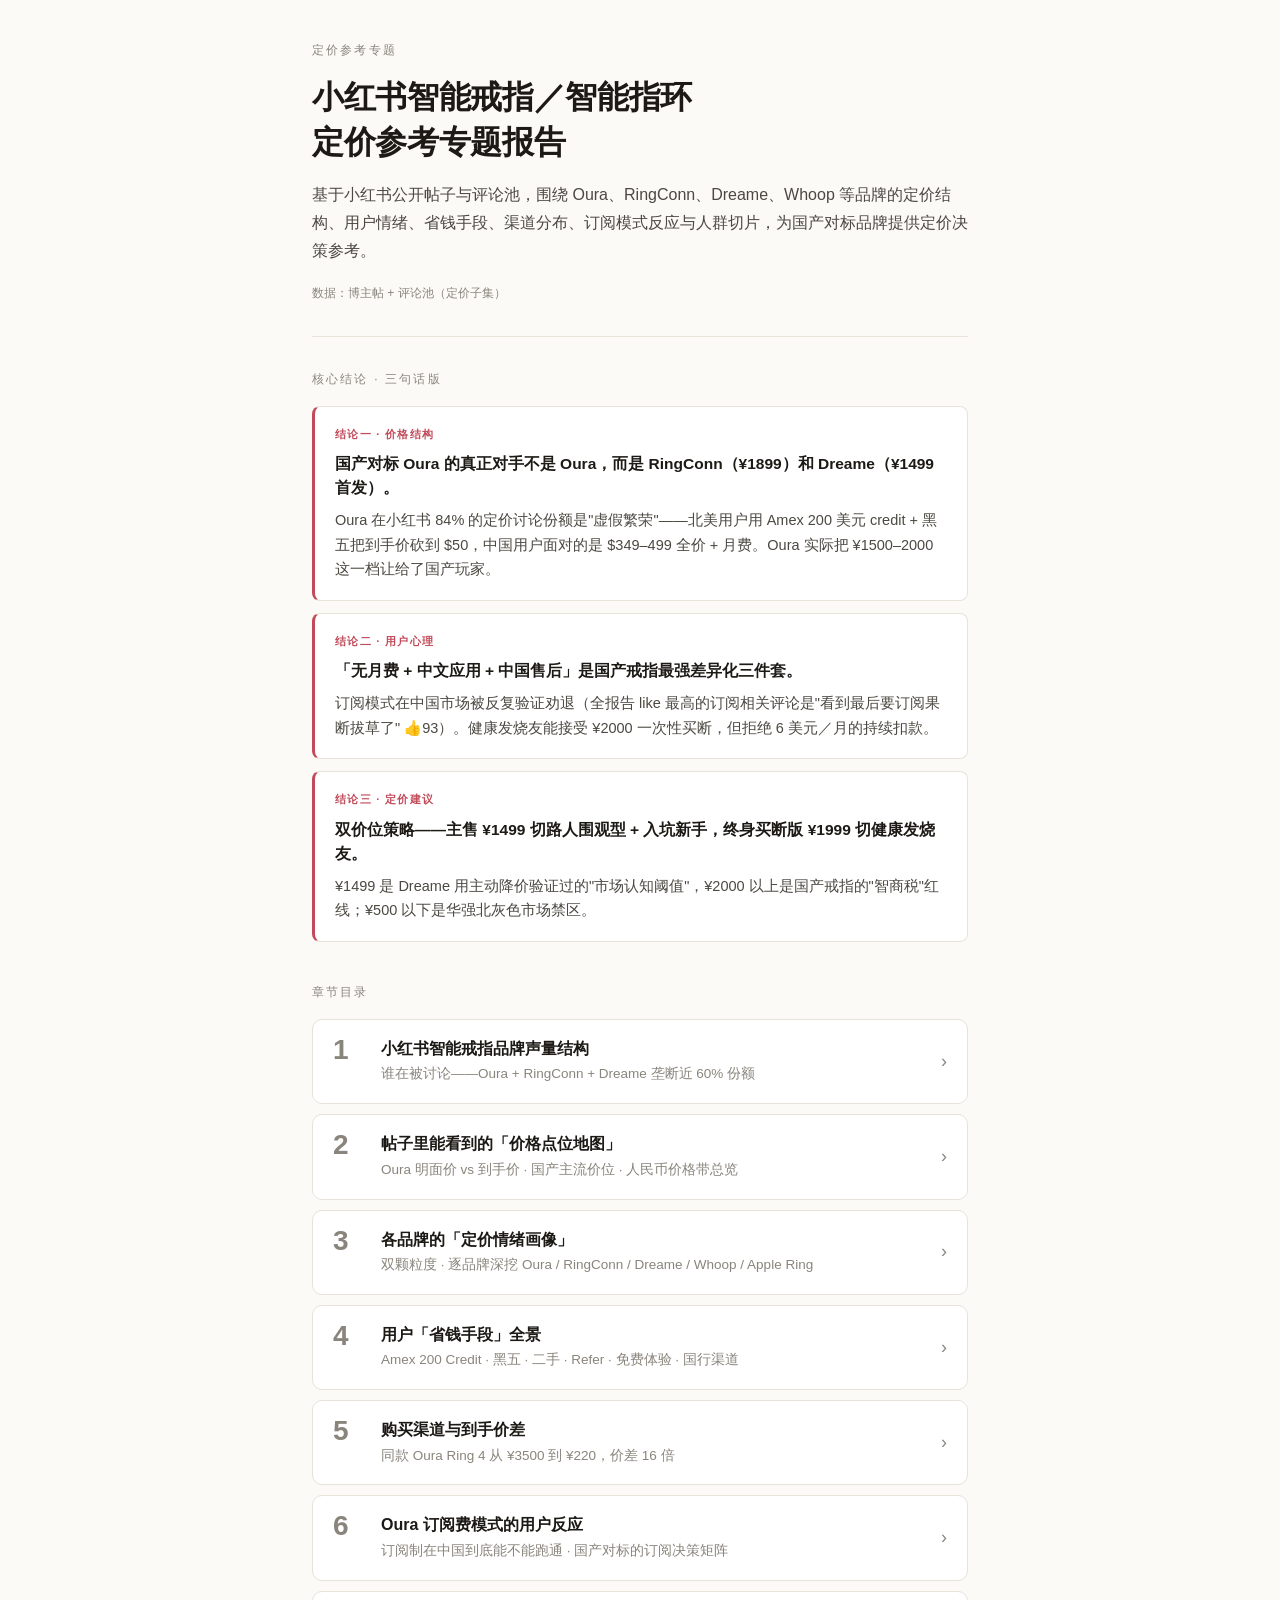
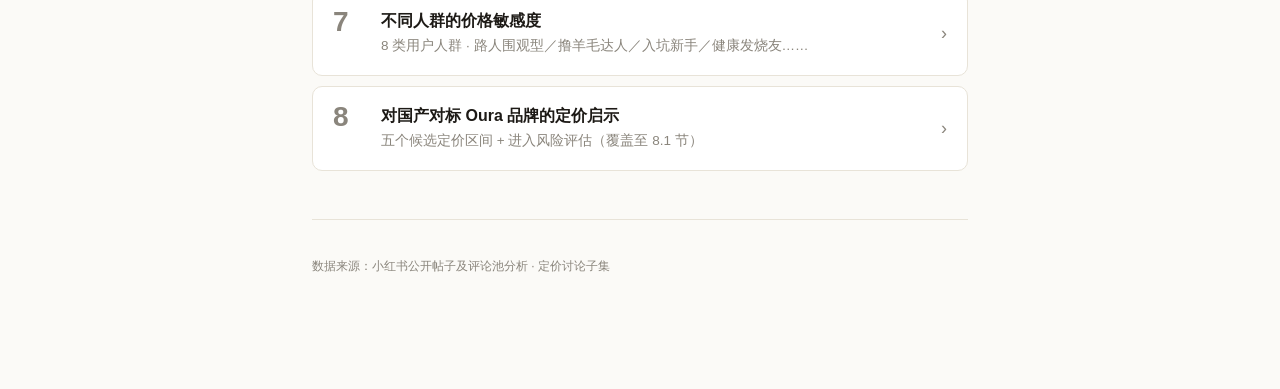
<file: index.html>
<!DOCTYPE html>
<html lang="zh-CN">
<head>
<meta charset="UTF-8">
<meta name="viewport" content="width=device-width, initial-scale=1.0, viewport-fit=cover">
<title>小红书智能戒指定价参考报告</title>
<link rel="stylesheet" href="styles.css">
</head>
<body>
<div class="page">

  <header class="masthead">
    <div class="eyebrow">定价参考专题</div>
    <h1>小红书智能戒指／智能指环<br>定价参考专题报告</h1>
    <p class="subtitle">基于小红书公开帖子与评论池，围绕 Oura、RingConn、Dreame、Whoop 等品牌的定价结构、用户情绪、省钱手段、渠道分布、订阅模式反应与人群切片，为国产对标品牌提供定价决策参考。</p>
    <div class="meta">
      <span>数据：博主帖 + 评论池（定价子集）</span>
    </div>
  </header>

  <section class="conclusions">
    <div class="conclusions-label">核心结论 · 三句话版</div>

    <article class="conclusion-card">
      <div class="tag">结论一 · 价格结构</div>
      <div class="headline">国产对标 Oura 的真正对手不是 Oura，而是 RingConn（¥1899）和 Dreame（¥1499 首发）。</div>
      <div class="body">Oura 在小红书 84% 的定价讨论份额是"虚假繁荣"——北美用户用 Amex 200 美元 credit + 黑五把到手价砍到 $50，中国用户面对的是 $349–499 全价 + 月费。Oura 实际把 ¥1500–2000 这一档让给了国产玩家。</div>
    </article>

    <article class="conclusion-card">
      <div class="tag">结论二 · 用户心理</div>
      <div class="headline">「无月费 + 中文应用 + 中国售后」是国产戒指最强差异化三件套。</div>
      <div class="body">订阅模式在中国市场被反复验证劝退（全报告 like 最高的订阅相关评论是"看到最后要订阅果断拔草了" 👍93）。健康发烧友能接受 ¥2000 一次性买断，但拒绝 6 美元／月的持续扣款。</div>
    </article>

    <article class="conclusion-card">
      <div class="tag">结论三 · 定价建议</div>
      <div class="headline">双价位策略——主售 ¥1499 切路人围观型 + 入坑新手，终身买断版 ¥1999 切健康发烧友。</div>
      <div class="body">¥1499 是 Dreame 用主动降价验证过的"市场认知阈值"，¥2000 以上是国产戒指的"智商税"红线；¥500 以下是华强北灰色市场禁区。</div>
    </article>
  </section>

  <div class="chapters-label">章节目录</div>

  <a class="chapter-link" href="ch-1.html">
    <div class="num">1</div>
    <div class="copy">
      <h3>小红书智能戒指品牌声量结构</h3>
      <p>谁在被讨论——Oura + RingConn + Dreame 垄断近 60% 份额</p>
    </div>
    <div class="arrow">›</div>
  </a>

  <a class="chapter-link" href="ch-2.html">
    <div class="num">2</div>
    <div class="copy">
      <h3>帖子里能看到的「价格点位地图」</h3>
      <p>Oura 明面价 vs 到手价 · 国产主流价位 · 人民币价格带总览</p>
    </div>
    <div class="arrow">›</div>
  </a>

  <a class="chapter-link" href="ch-3.html">
    <div class="num">3</div>
    <div class="copy">
      <h3>各品牌的「定价情绪画像」</h3>
      <p>双颗粒度 · 逐品牌深挖 Oura / RingConn / Dreame / Whoop / Apple Ring</p>
    </div>
    <div class="arrow">›</div>
  </a>

  <a class="chapter-link" href="ch-4.html">
    <div class="num">4</div>
    <div class="copy">
      <h3>用户「省钱手段」全景</h3>
      <p>Amex 200 Credit · 黑五 · 二手 · Refer · 免费体验 · 国行渠道</p>
    </div>
    <div class="arrow">›</div>
  </a>

  <a class="chapter-link" href="ch-5.html">
    <div class="num">5</div>
    <div class="copy">
      <h3>购买渠道与到手价差</h3>
      <p>同款 Oura Ring 4 从 ¥3500 到 ¥220，价差 16 倍</p>
    </div>
    <div class="arrow">›</div>
  </a>

  <a class="chapter-link" href="ch-6.html">
    <div class="num">6</div>
    <div class="copy">
      <h3>Oura 订阅费模式的用户反应</h3>
      <p>订阅制在中国到底能不能跑通 · 国产对标的订阅决策矩阵</p>
    </div>
    <div class="arrow">›</div>
  </a>

  <a class="chapter-link" href="ch-7.html">
    <div class="num">7</div>
    <div class="copy">
      <h3>不同人群的价格敏感度</h3>
      <p>8 类用户人群 · 路人围观型／撸羊毛达人／入坑新手／健康发烧友……</p>
    </div>
    <div class="arrow">›</div>
  </a>

  <a class="chapter-link" href="ch-8.html">
    <div class="num">8</div>
    <div class="copy">
      <h3>对国产对标 Oura 品牌的定价启示</h3>
      <p>五个候选定价区间 + 进入风险评估（覆盖至 8.1 节）</p>
    </div>
    <div class="arrow">›</div>
  </a>

  <footer class="site">
    <p>数据来源：小红书公开帖子及评论池分析 · 定价讨论子集</p>
  </footer>

</div>
</body>
</html>
</file>
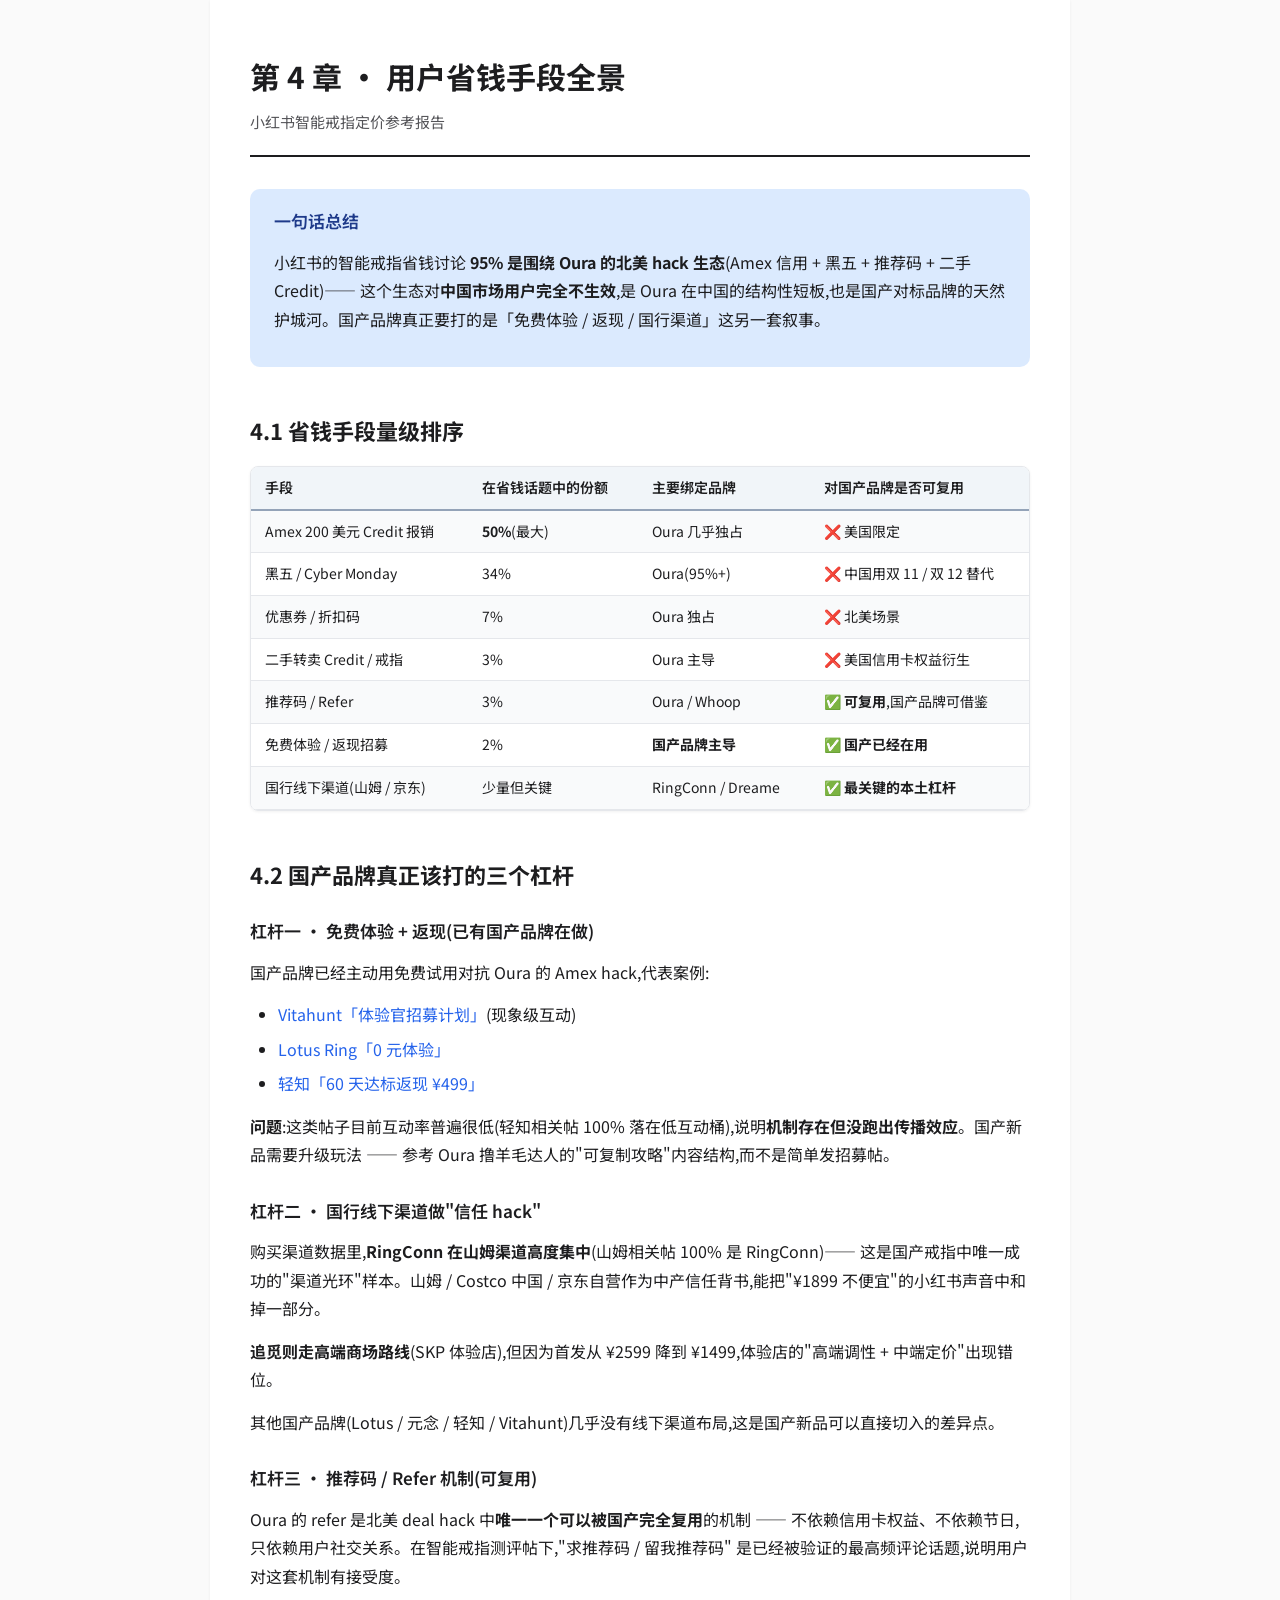
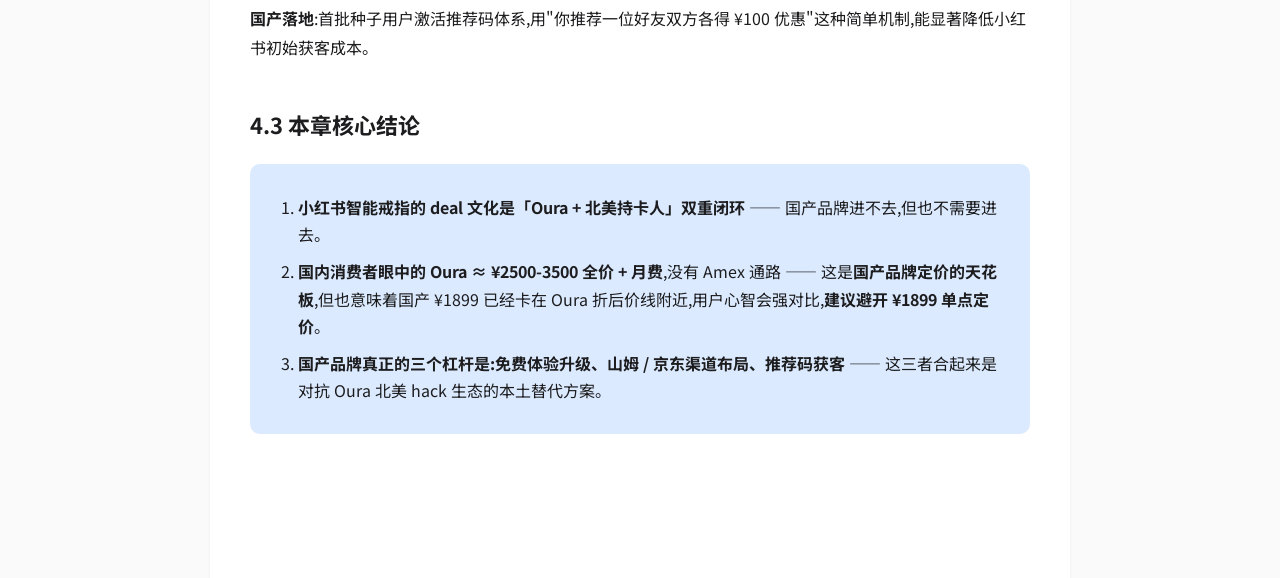
<file: 04_省钱手段_精简版.html>
<!DOCTYPE html>
<html lang="zh-CN">
<head>
<meta charset="UTF-8">
<meta name="viewport" content="width=device-width, initial-scale=1.0">
<title>第 4 章 · 用户省钱手段全景</title>
<link rel="preconnect" href="https://fonts.googleapis.com">
<link rel="preconnect" href="https://fonts.gstatic.com" crossorigin>
<link href="https://fonts.googleapis.com/css2?family=Noto+Sans+SC:wght@400;500;700&family=JetBrains+Mono:wght@400&display=swap" rel="stylesheet">
<style>

:root {
  --fg: #1d1d1f;
  --fg-soft: #545458;
  --bg: #fafafa;
  --bg-card: #ffffff;
  --bg-soft: #f3f3f3;
  --accent: #2563eb;
  --accent-soft: #dbeafe;
  --quote-bar: #cbd5e1;
  --table-border: #e5e7eb;
  --table-stripe: #f9fafb;
  --table-hover: #eff6ff;
  --code-bg: #f5f5f7;
  --highlight-bg: #fffbeb;
  --highlight-border: #f59e0b;
  --shadow: 0 1px 3px rgba(0,0,0,0.06);
}
* { box-sizing: border-box; }
html { scroll-behavior: smooth; }
body {
  margin: 0;
  font-family: 'Noto Sans SC', 'PingFang SC', 'Hiragino Sans GB', 'Microsoft YaHei', sans-serif;
  font-size: 16px;
  line-height: 1.78;
  color: var(--fg);
  background: var(--bg);
  -webkit-font-smoothing: antialiased;
}
.content {
  max-width: 860px;
  margin: 0 auto;
  padding: 56px 40px 120px;
  background: var(--bg-card);
  box-shadow: var(--shadow);
}
.page-title {
  font-size: 30px;
  font-weight: 700;
  margin: 0 0 12px;
  line-height: 1.35;
}
.page-subtitle {
  font-size: 15px;
  color: var(--fg-soft);
  margin-bottom: 32px;
  padding-bottom: 20px;
  border-bottom: 2px solid var(--fg);
}
h2 {
  font-size: 22px;
  font-weight: 700;
  margin: 48px 0 14px;
  line-height: 1.4;
}
h3 {
  font-size: 17px;
  font-weight: 600;
  margin: 30px 0 10px;
  line-height: 1.45;
}
p { margin: 14px 0; }
strong { font-weight: 700; color: var(--fg); }
a {
  color: var(--accent);
  text-decoration: none;
  border-bottom: 1px solid transparent;
  transition: border-color 0.15s;
  word-break: break-word;
}
a:hover { border-bottom-color: var(--accent); }
ul, ol { padding-left: 28px; margin: 14px 0; }
li { margin: 6px 0; }
blockquote {
  margin: 18px 0;
  padding: 12px 18px 12px 22px;
  border-left: 3px solid var(--quote-bar);
  background: var(--bg-soft);
  border-radius: 0 6px 6px 0;
  color: var(--fg-soft);
  font-size: 15px;
}
blockquote p { margin: 6px 0; line-height: 1.7; }
blockquote strong { color: var(--fg); }
.table-wrap {
  margin: 20px 0;
  overflow-x: auto;
  border: 1px solid var(--table-border);
  border-radius: 8px;
  box-shadow: var(--shadow);
}
table {
  border-collapse: collapse;
  width: 100%;
  font-size: 14px;
  line-height: 1.55;
}
th, td {
  padding: 10px 14px;
  text-align: left;
  border-bottom: 1px solid var(--table-border);
  vertical-align: top;
}
th {
  background: #f1f5f9;
  font-weight: 600;
  border-bottom: 2px solid #94a3b8;
}
tr:nth-child(even) td { background: var(--table-stripe); }
tr:hover td { background: var(--table-hover); }
code {
  font-family: 'JetBrains Mono', 'Menlo', monospace;
  font-size: 13.5px;
  background: var(--code-bg);
  padding: 2px 6px;
  border-radius: 4px;
  color: #be185d;
}
pre {
  margin: 18px 0;
  padding: 16px 20px;
  background: var(--code-bg);
  border-radius: 8px;
  overflow-x: auto;
  border: 1px solid var(--table-border);
}
pre code { background: transparent; padding: 0; color: var(--fg); font-size: 13px; white-space: pre; }
hr { border: none; height: 1px; background: var(--table-border); margin: 36px 0; }
.highlight {
  margin: 24px 0;
  padding: 18px 24px;
  background: var(--highlight-bg);
  border-left: 4px solid var(--highlight-border);
  border-radius: 0 8px 8px 0;
}
.highlight h3 { margin-top: 0; }
.highlight p { margin: 8px 0; }
.key-points {
  margin: 24px 0;
  padding: 20px 24px;
  background: var(--accent-soft);
  border-radius: 10px;
}
.key-points h3 { margin-top: 0; color: #1e3a8a; }
.key-points ol { margin: 10px 0 0; padding-left: 24px; }
.key-points li { margin: 10px 0; line-height: 1.7; }
@media (max-width: 900px) {
  .content { padding: 24px 18px 80px; box-shadow: none; }
  .page-title { font-size: 24px; }
  h2 { font-size: 19px; margin-top: 36px; }
  h3 { font-size: 16px; }
  body { font-size: 15px; }
  table { font-size: 13px; }
  th, td { padding: 8px 10px; }
}
@media print {
  .content { box-shadow: none; padding: 0; }
  a { color: var(--fg); text-decoration: underline; }
}

</style>
</head>
<body>
<main class="content">

<h1 class="page-title">第 4 章 · 用户省钱手段全景</h1>
<div class="page-subtitle">小红书智能戒指定价参考报告</div>

<div class="key-points">
<h3>一句话总结</h3>
<p>小红书的智能戒指省钱讨论 <strong>95% 是围绕 Oura 的北美 hack 生态</strong>(Amex 信用 + 黑五 + 推荐码 + 二手 Credit)—— 这个生态对<strong>中国市场用户完全不生效</strong>,是 Oura 在中国的结构性短板,也是国产对标品牌的天然护城河。国产品牌真正要打的是「免费体验 / 返现 / 国行渠道」这另一套叙事。</p>
</div>

<h2>4.1 省钱手段量级排序</h2>

<div class="table-wrap"><table>
<tr><th>手段</th><th>在省钱话题中的份额</th><th>主要绑定品牌</th><th>对国产品牌是否可复用</th></tr>
<tr><td>Amex 200 美元 Credit 报销</td><td><strong>50%</strong>(最大)</td><td>Oura 几乎独占</td><td>❌ 美国限定</td></tr>
<tr><td>黑五 / Cyber Monday</td><td>34%</td><td>Oura(95%+)</td><td>❌ 中国用双 11 / 双 12 替代</td></tr>
<tr><td>优惠券 / 折扣码</td><td>7%</td><td>Oura 独占</td><td>❌ 北美场景</td></tr>
<tr><td>二手转卖 Credit / 戒指</td><td>3%</td><td>Oura 主导</td><td>❌ 美国信用卡权益衍生</td></tr>
<tr><td>推荐码 / Refer</td><td>3%</td><td>Oura / Whoop</td><td>✅ <strong>可复用</strong>,国产品牌可借鉴</td></tr>
<tr><td>免费体验 / 返现招募</td><td>2%</td><td><strong>国产品牌主导</strong></td><td>✅ <strong>国产已经在用</strong></td></tr>
<tr><td>国行线下渠道(山姆 / 京东)</td><td>少量但关键</td><td>RingConn / Dreame</td><td>✅ <strong>最关键的本土杠杆</strong></td></tr>
</table></div>

<h2>4.2 国产品牌真正该打的三个杠杆</h2>

<h3>杠杆一 · 免费体验 + 返现(已有国产品牌在做)</h3>

<p>国产品牌已经主动用免费试用对抗 Oura 的 Amex hack,代表案例:</p>
<ul>
<li><a href="https://www.xiaohongshu.com/explore/6953a36f000000001e02f197?xsec_token=YBs6JxF61rN1ayzcTn6uWKk2UNxZ8VwNIng2PBN9bXv7w=" target="_blank" rel="noopener">Vitahunt「体验官招募计划」</a>(现象级互动)</li>
<li><a href="https://www.xiaohongshu.com/explore/69e2dab1000000001a02095e?xsec_token=YBfq2Qv6k3E4YB7hF2L-L4BOwLUmN2p2JYi6WIOPBNy3M=" target="_blank" rel="noopener">Lotus Ring「0 元体验」</a></li>
<li><a href="https://www.xiaohongshu.com/explore/69ca49d8000000002800878e?xsec_token=YBUPS9e86bnwpNKIz8cRrSYKGmqtzBL1pIyt-Eni-l1BI=" target="_blank" rel="noopener">轻知「60 天达标返现 ¥499」</a></li>
</ul>
<p><strong>问题</strong>:这类帖子目前互动率普遍很低(轻知相关帖 100% 落在低互动桶),说明<strong>机制存在但没跑出传播效应</strong>。国产新品需要升级玩法 —— 参考 Oura 撸羊毛达人的"可复制攻略"内容结构,而不是简单发招募帖。</p>

<h3>杠杆二 · 国行线下渠道做"信任 hack"</h3>

<p>购买渠道数据里,<strong>RingConn 在山姆渠道高度集中</strong>(山姆相关帖 100% 是 RingConn)—— 这是国产戒指中唯一成功的"渠道光环"样本。山姆 / Costco 中国 / 京东自营作为中产信任背书,能把"¥1899 不便宜"的小红书声音中和掉一部分。</p>

<p><strong>追觅则走高端商场路线</strong>(SKP 体验店),但因为首发从 ¥2599 降到 ¥1499,体验店的"高端调性 + 中端定价"出现错位。</p>

<p>其他国产品牌(Lotus / 元念 / 轻知 / Vitahunt)几乎没有线下渠道布局,这是国产新品可以直接切入的差异点。</p>

<h3>杠杆三 · 推荐码 / Refer 机制(可复用)</h3>

<p>Oura 的 refer 是北美 deal hack 中<strong>唯一一个可以被国产完全复用</strong>的机制 —— 不依赖信用卡权益、不依赖节日,只依赖用户社交关系。在智能戒指测评帖下,"求推荐码 / 留我推荐码" 是已经被验证的最高频评论话题,说明用户对这套机制有接受度。</p>

<p><strong>国产落地</strong>:首批种子用户激活推荐码体系,用"你推荐一位好友双方各得 ¥100 优惠"这种简单机制,能显著降低小红书初始获客成本。</p>

<h2>4.3 本章核心结论</h2>

<div class="key-points">
<ol>
<li><strong>小红书智能戒指的 deal 文化是「Oura + 北美持卡人」双重闭环</strong> —— 国产品牌进不去,但也不需要进去。</li>
<li><strong>国内消费者眼中的 Oura ≈ ¥2500-3500 全价 + 月费</strong>,没有 Amex 通路 —— 这是<strong>国产品牌定价的天花板</strong>,但也意味着国产 ¥1899 已经卡在 Oura 折后价线附近,用户心智会强对比,<strong>建议避开 ¥1899 单点定价</strong>。</li>
<li><strong>国产品牌真正的三个杠杆是:免费体验升级、山姆 / 京东渠道布局、推荐码获客</strong> —— 这三者合起来是对抗 Oura 北美 hack 生态的本土替代方案。</li>
</ol>
</div>

</main>
</body>
</html>
</file>
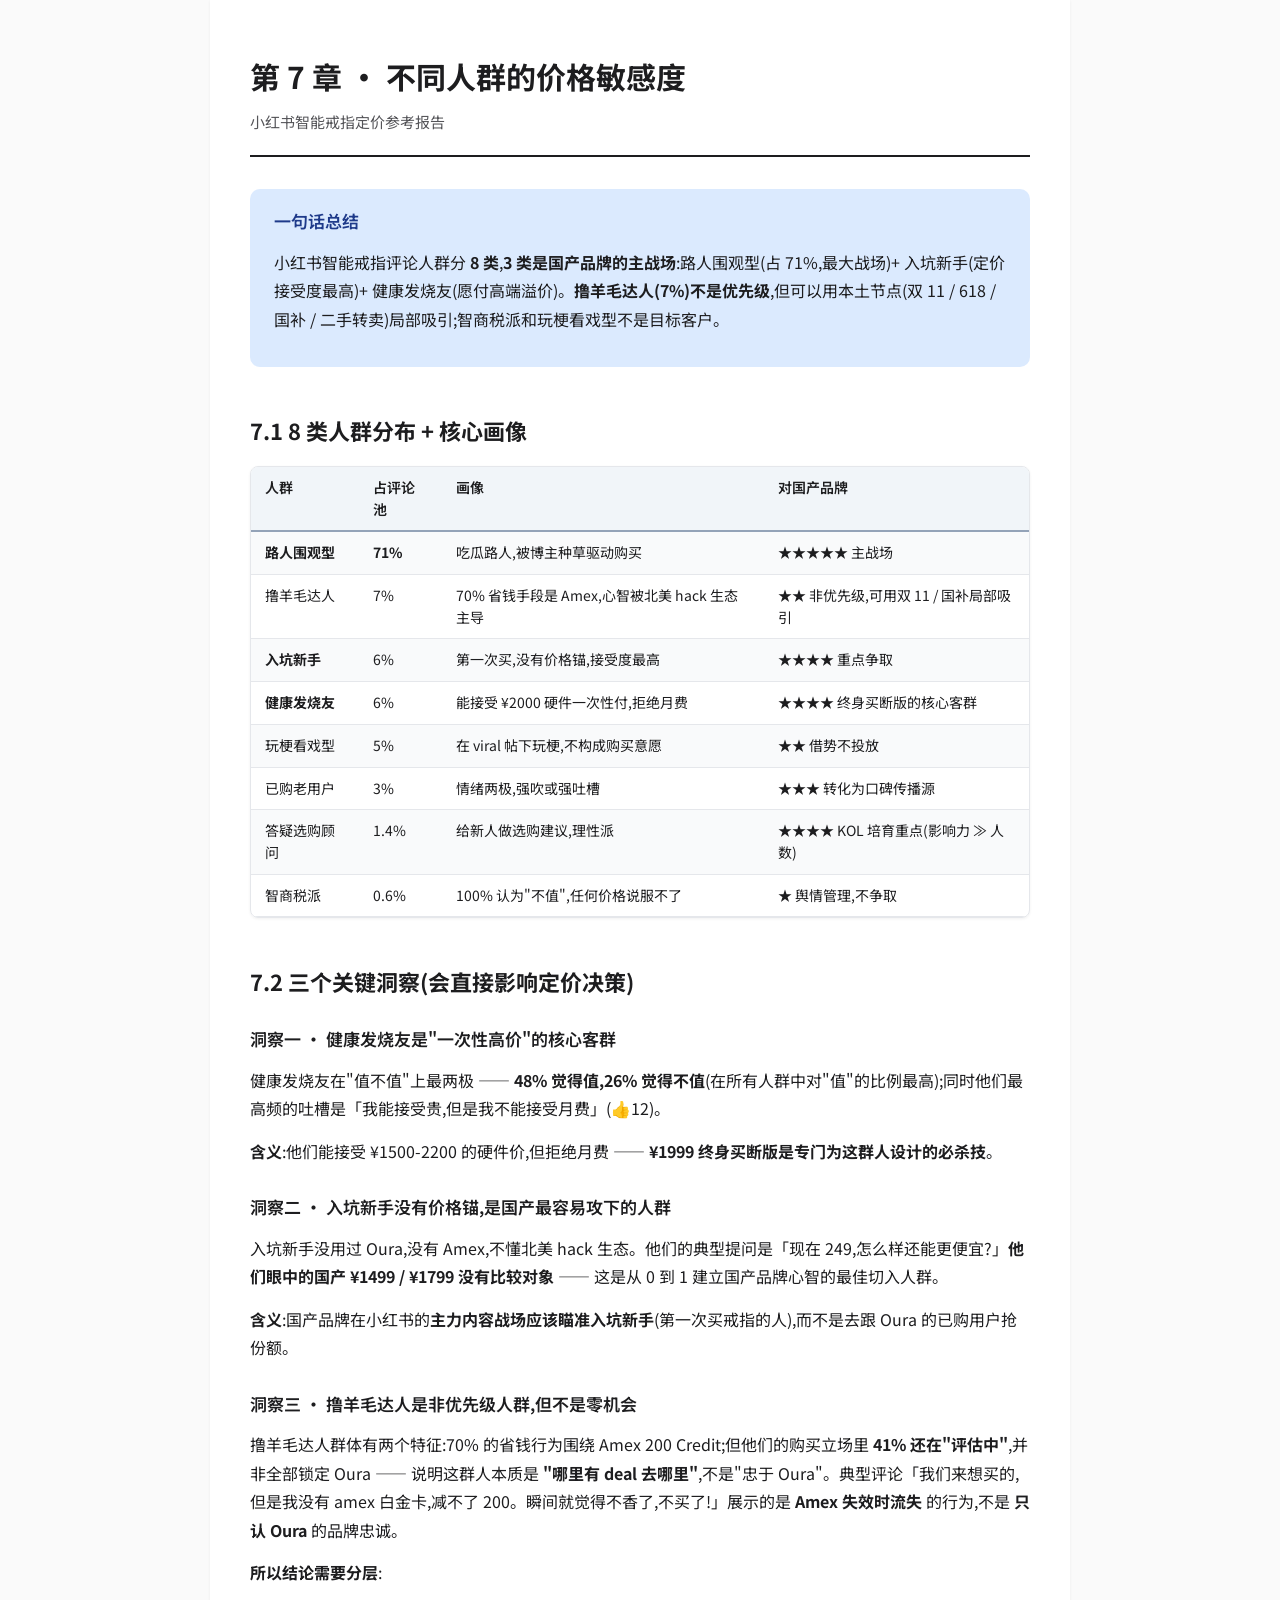
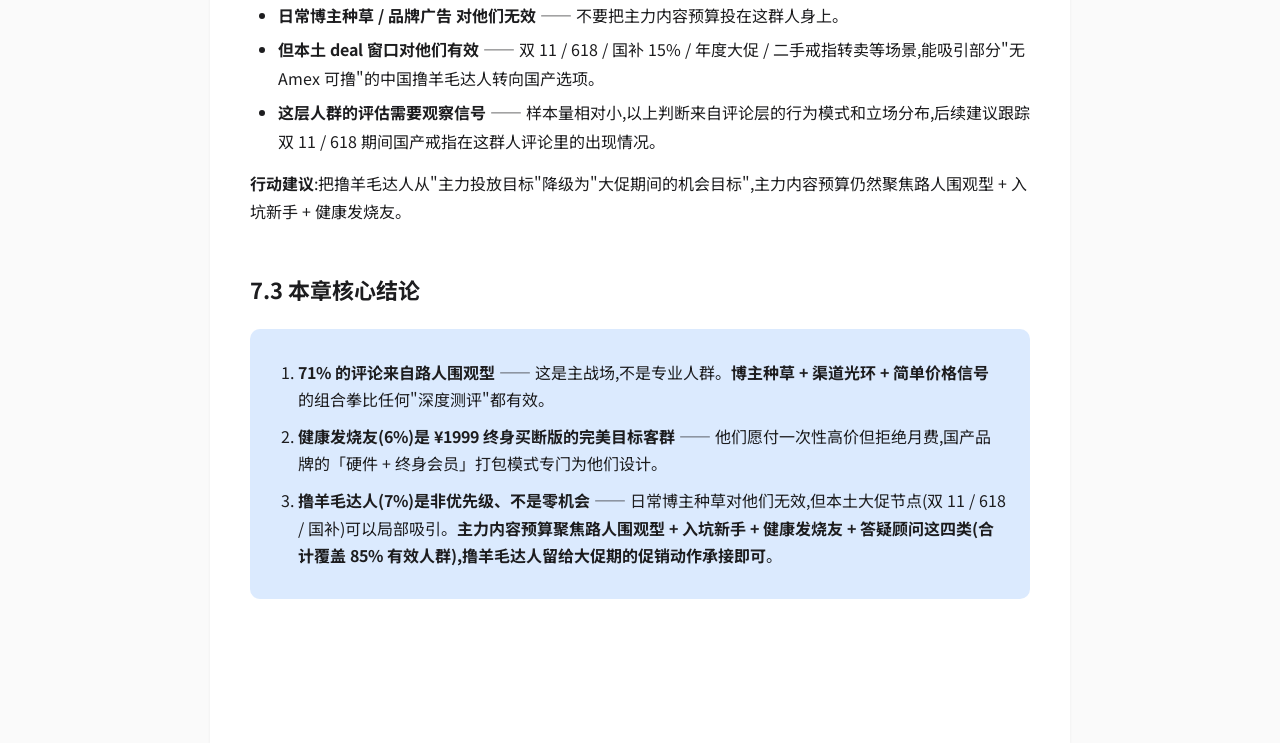
<file: 07_人群价格敏感度_精简版.html>
<!DOCTYPE html>
<html lang="zh-CN">
<head>
<meta charset="UTF-8">
<meta name="viewport" content="width=device-width, initial-scale=1.0">
<title>第 7 章 · 不同人群的价格敏感度</title>
<link rel="preconnect" href="https://fonts.googleapis.com">
<link rel="preconnect" href="https://fonts.gstatic.com" crossorigin>
<link href="https://fonts.googleapis.com/css2?family=Noto+Sans+SC:wght@400;500;700&family=JetBrains+Mono:wght@400&display=swap" rel="stylesheet">
<style>

:root {
  --fg: #1d1d1f;
  --fg-soft: #545458;
  --bg: #fafafa;
  --bg-card: #ffffff;
  --bg-soft: #f3f3f3;
  --accent: #2563eb;
  --accent-soft: #dbeafe;
  --quote-bar: #cbd5e1;
  --table-border: #e5e7eb;
  --table-stripe: #f9fafb;
  --table-hover: #eff6ff;
  --code-bg: #f5f5f7;
  --highlight-bg: #fffbeb;
  --highlight-border: #f59e0b;
  --shadow: 0 1px 3px rgba(0,0,0,0.06);
}
* { box-sizing: border-box; }
html { scroll-behavior: smooth; }
body {
  margin: 0;
  font-family: 'Noto Sans SC', 'PingFang SC', 'Hiragino Sans GB', 'Microsoft YaHei', sans-serif;
  font-size: 16px;
  line-height: 1.78;
  color: var(--fg);
  background: var(--bg);
  -webkit-font-smoothing: antialiased;
}
.content {
  max-width: 860px;
  margin: 0 auto;
  padding: 56px 40px 120px;
  background: var(--bg-card);
  box-shadow: var(--shadow);
}
.page-title {
  font-size: 30px;
  font-weight: 700;
  margin: 0 0 12px;
  line-height: 1.35;
}
.page-subtitle {
  font-size: 15px;
  color: var(--fg-soft);
  margin-bottom: 32px;
  padding-bottom: 20px;
  border-bottom: 2px solid var(--fg);
}
h2 {
  font-size: 22px;
  font-weight: 700;
  margin: 48px 0 14px;
  line-height: 1.4;
}
h3 {
  font-size: 17px;
  font-weight: 600;
  margin: 30px 0 10px;
  line-height: 1.45;
}
p { margin: 14px 0; }
strong { font-weight: 700; color: var(--fg); }
a {
  color: var(--accent);
  text-decoration: none;
  border-bottom: 1px solid transparent;
  transition: border-color 0.15s;
  word-break: break-word;
}
a:hover { border-bottom-color: var(--accent); }
ul, ol { padding-left: 28px; margin: 14px 0; }
li { margin: 6px 0; }
blockquote {
  margin: 18px 0;
  padding: 12px 18px 12px 22px;
  border-left: 3px solid var(--quote-bar);
  background: var(--bg-soft);
  border-radius: 0 6px 6px 0;
  color: var(--fg-soft);
  font-size: 15px;
}
blockquote p { margin: 6px 0; line-height: 1.7; }
blockquote strong { color: var(--fg); }
.table-wrap {
  margin: 20px 0;
  overflow-x: auto;
  border: 1px solid var(--table-border);
  border-radius: 8px;
  box-shadow: var(--shadow);
}
table {
  border-collapse: collapse;
  width: 100%;
  font-size: 14px;
  line-height: 1.55;
}
th, td {
  padding: 10px 14px;
  text-align: left;
  border-bottom: 1px solid var(--table-border);
  vertical-align: top;
}
th {
  background: #f1f5f9;
  font-weight: 600;
  border-bottom: 2px solid #94a3b8;
}
tr:nth-child(even) td { background: var(--table-stripe); }
tr:hover td { background: var(--table-hover); }
code {
  font-family: 'JetBrains Mono', 'Menlo', monospace;
  font-size: 13.5px;
  background: var(--code-bg);
  padding: 2px 6px;
  border-radius: 4px;
  color: #be185d;
}
pre {
  margin: 18px 0;
  padding: 16px 20px;
  background: var(--code-bg);
  border-radius: 8px;
  overflow-x: auto;
  border: 1px solid var(--table-border);
}
pre code { background: transparent; padding: 0; color: var(--fg); font-size: 13px; white-space: pre; }
hr { border: none; height: 1px; background: var(--table-border); margin: 36px 0; }
.highlight {
  margin: 24px 0;
  padding: 18px 24px;
  background: var(--highlight-bg);
  border-left: 4px solid var(--highlight-border);
  border-radius: 0 8px 8px 0;
}
.highlight h3 { margin-top: 0; }
.highlight p { margin: 8px 0; }
.key-points {
  margin: 24px 0;
  padding: 20px 24px;
  background: var(--accent-soft);
  border-radius: 10px;
}
.key-points h3 { margin-top: 0; color: #1e3a8a; }
.key-points ol { margin: 10px 0 0; padding-left: 24px; }
.key-points li { margin: 10px 0; line-height: 1.7; }
@media (max-width: 900px) {
  .content { padding: 24px 18px 80px; box-shadow: none; }
  .page-title { font-size: 24px; }
  h2 { font-size: 19px; margin-top: 36px; }
  h3 { font-size: 16px; }
  body { font-size: 15px; }
  table { font-size: 13px; }
  th, td { padding: 8px 10px; }
}
@media print {
  .content { box-shadow: none; padding: 0; }
  a { color: var(--fg); text-decoration: underline; }
}

</style>
</head>
<body>
<main class="content">

<h1 class="page-title">第 7 章 · 不同人群的价格敏感度</h1>
<div class="page-subtitle">小红书智能戒指定价参考报告</div>

<div class="key-points">
<h3>一句话总结</h3>
<p>小红书智能戒指评论人群分 <strong>8 类</strong>,<strong>3 类是国产品牌的主战场</strong>:路人围观型(占 71%,最大战场)+ 入坑新手(定价接受度最高)+ 健康发烧友(愿付高端溢价)。<strong>撸羊毛达人(7%)不是优先级</strong>,但可以用本土节点(双 11 / 618 / 国补 / 二手转卖)局部吸引;智商税派和玩梗看戏型不是目标客户。</p>
</div>

<h2>7.1 8 类人群分布 + 核心画像</h2>

<div class="table-wrap"><table>
<tr><th>人群</th><th>占评论池</th><th>画像</th><th>对国产品牌</th></tr>
<tr><td><strong>路人围观型</strong></td><td><strong>71%</strong></td><td>吃瓜路人,被博主种草驱动购买</td><td>★★★★★ 主战场</td></tr>
<tr><td>撸羊毛达人</td><td>7%</td><td>70% 省钱手段是 Amex,心智被北美 hack 生态主导</td><td>★★ 非优先级,可用双 11 / 国补局部吸引</td></tr>
<tr><td><strong>入坑新手</strong></td><td>6%</td><td>第一次买,没有价格锚,接受度最高</td><td>★★★★ 重点争取</td></tr>
<tr><td><strong>健康发烧友</strong></td><td>6%</td><td>能接受 ¥2000 硬件一次性付,拒绝月费</td><td>★★★★ 终身买断版的核心客群</td></tr>
<tr><td>玩梗看戏型</td><td>5%</td><td>在 viral 帖下玩梗,不构成购买意愿</td><td>★★ 借势不投放</td></tr>
<tr><td>已购老用户</td><td>3%</td><td>情绪两极,强吹或强吐槽</td><td>★★★ 转化为口碑传播源</td></tr>
<tr><td>答疑选购顾问</td><td>1.4%</td><td>给新人做选购建议,理性派</td><td>★★★★ KOL 培育重点(影响力 ≫ 人数)</td></tr>
<tr><td>智商税派</td><td>0.6%</td><td>100% 认为"不值",任何价格说服不了</td><td>★ 舆情管理,不争取</td></tr>
</table></div>

<h2>7.2 三个关键洞察(会直接影响定价决策)</h2>

<h3>洞察一 · 健康发烧友是"一次性高价"的核心客群</h3>

<p>健康发烧友在"值不值"上最两极 —— <strong>48% 觉得值,26% 觉得不值</strong>(在所有人群中对"值"的比例最高);同时他们最高频的吐槽是「我能接受贵,但是我不能接受月费」(👍12)。</p>

<p><strong>含义</strong>:他们能接受 ¥1500-2200 的硬件价,但拒绝月费 —— <strong>¥1999 终身买断版是专门为这群人设计的必杀技</strong>。</p>

<h3>洞察二 · 入坑新手没有价格锚,是国产最容易攻下的人群</h3>

<p>入坑新手没用过 Oura,没有 Amex,不懂北美 hack 生态。他们的典型提问是「现在 249,怎么样还能更便宜?」<strong>他们眼中的国产 ¥1499 / ¥1799 没有比较对象</strong> —— 这是从 0 到 1 建立国产品牌心智的最佳切入人群。</p>

<p><strong>含义</strong>:国产品牌在小红书的<strong>主力内容战场应该瞄准入坑新手</strong>(第一次买戒指的人),而不是去跟 Oura 的已购用户抢份额。</p>

<h3>洞察三 · 撸羊毛达人是非优先级人群,但不是零机会</h3>

<p>撸羊毛达人群体有两个特征:70% 的省钱行为围绕 Amex 200 Credit;但他们的购买立场里 <strong>41% 还在"评估中"</strong>,并非全部锁定 Oura —— 说明这群人本质是 <strong>"哪里有 deal 去哪里"</strong>,不是"忠于 Oura"。典型评论「我们来想买的,但是我没有 amex 白金卡,减不了 200。瞬间就觉得不香了,不买了!」展示的是 <strong>Amex 失效时流失</strong> 的行为,不是 <strong>只认 Oura</strong> 的品牌忠诚。</p>

<p><strong>所以结论需要分层</strong>:</p>
<ul>
<li><strong>日常博主种草 / 品牌广告 对他们无效</strong> —— 不要把主力内容预算投在这群人身上。</li>
<li><strong>但本土 deal 窗口对他们有效</strong> —— 双 11 / 618 / 国补 15% / 年度大促 / 二手戒指转卖等场景,能吸引部分"无 Amex 可撸"的中国撸羊毛达人转向国产选项。</li>
<li><strong>这层人群的评估需要观察信号</strong> —— 样本量相对小,以上判断来自评论层的行为模式和立场分布,后续建议跟踪双 11 / 618 期间国产戒指在这群人评论里的出现情况。</li>
</ul>

<p><strong>行动建议</strong>:把撸羊毛达人从"主力投放目标"降级为"大促期间的机会目标",主力内容预算仍然聚焦路人围观型 + 入坑新手 + 健康发烧友。</p>

<h2>7.3 本章核心结论</h2>

<div class="key-points">
<ol>
<li><strong>71% 的评论来自路人围观型</strong> —— 这是主战场,不是专业人群。<strong>博主种草 + 渠道光环 + 简单价格信号</strong> 的组合拳比任何"深度测评"都有效。</li>
<li><strong>健康发烧友(6%)是 ¥1999 终身买断版的完美目标客群</strong> —— 他们愿付一次性高价但拒绝月费,国产品牌的「硬件 + 终身会员」打包模式专门为他们设计。</li>
<li><strong>撸羊毛达人(7%)是非优先级、不是零机会</strong> —— 日常博主种草对他们无效,但本土大促节点(双 11 / 618 / 国补)可以局部吸引。<strong>主力内容预算聚焦路人围观型 + 入坑新手 + 健康发烧友 + 答疑顾问这四类(合计覆盖 85% 有效人群),撸羊毛达人留给大促期的促销动作承接即可</strong>。</li>
</ol>
</div>

</main>
</body>
</html>
</file>
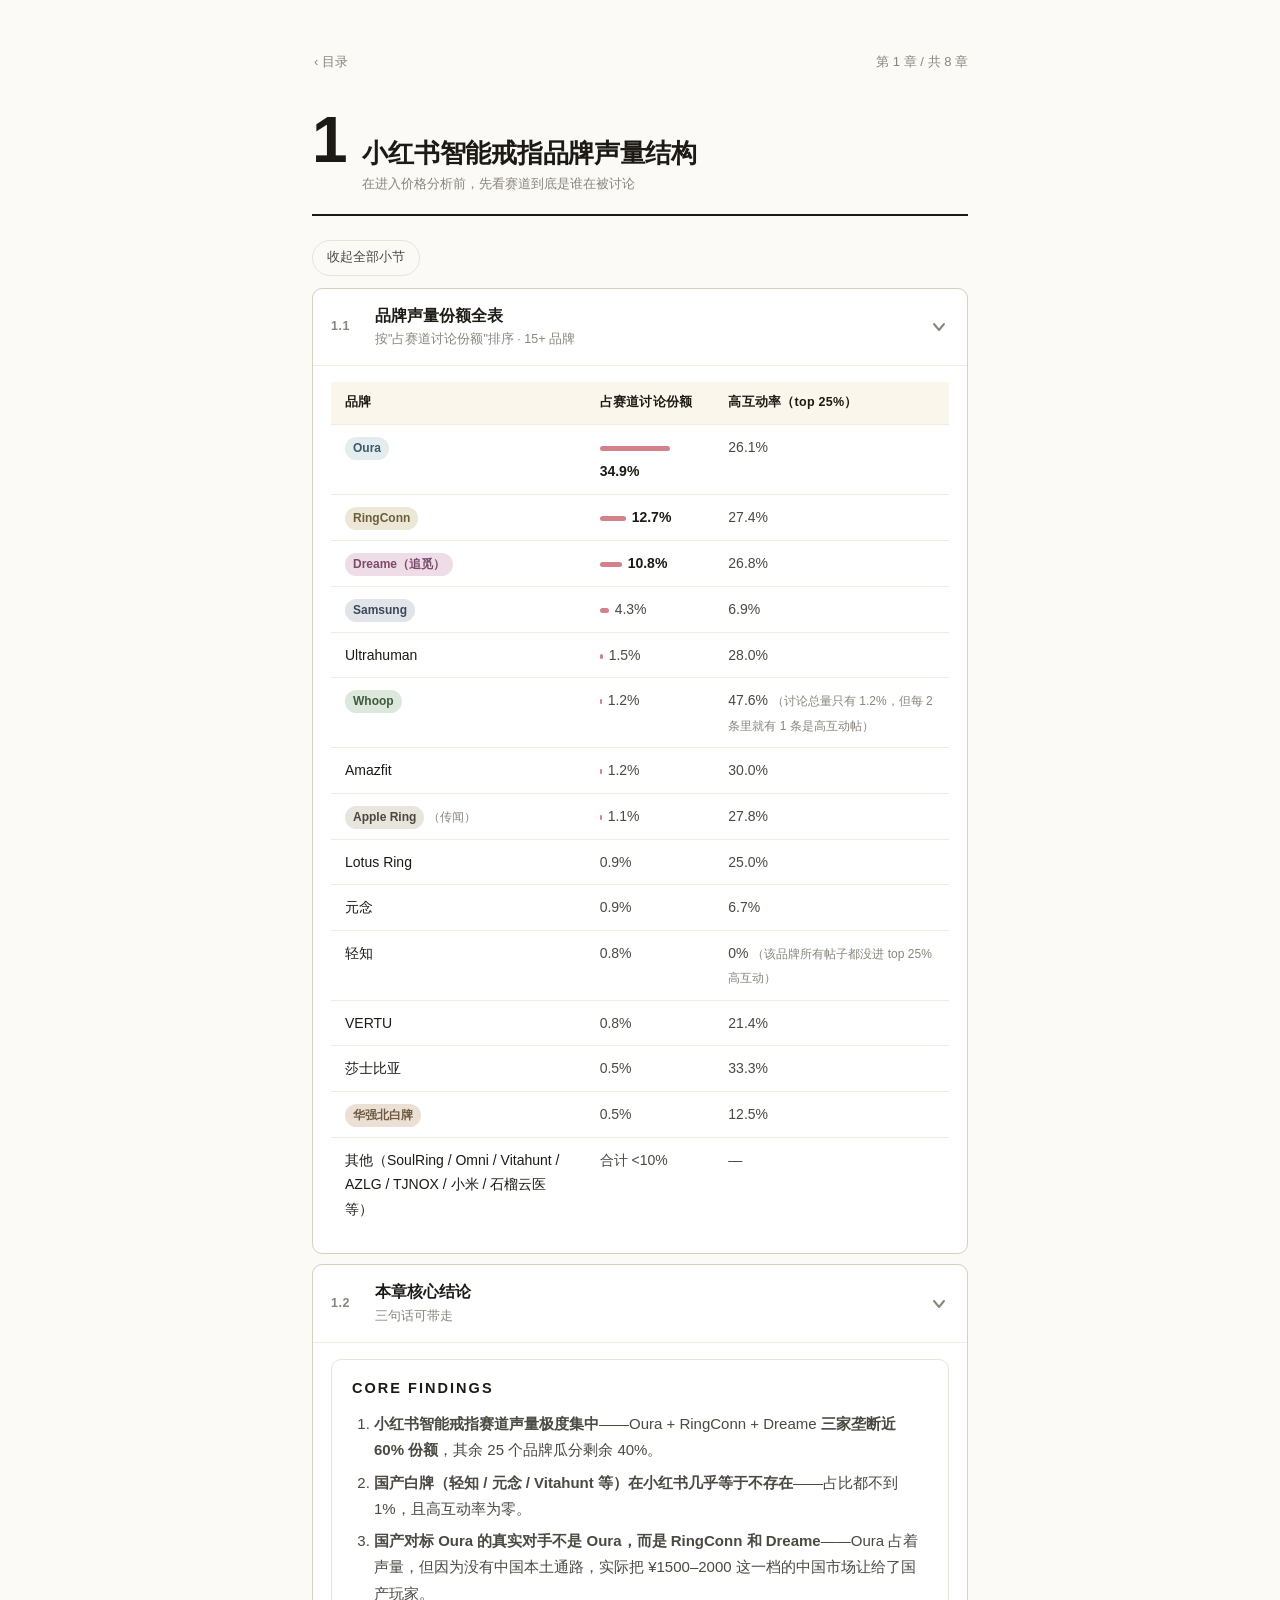
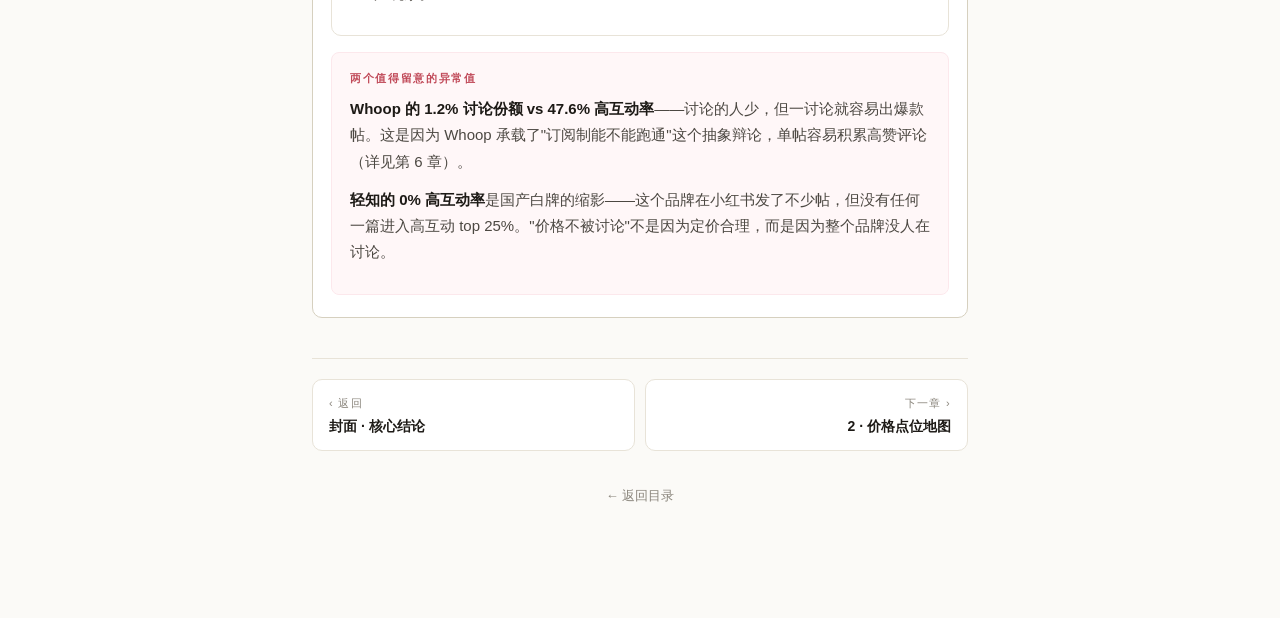
<file: ch-1.html>
<!DOCTYPE html>
<html lang="zh-CN">
<head>
<meta charset="UTF-8">
<meta name="viewport" content="width=device-width, initial-scale=1.0, viewport-fit=cover">
<title>1 · 品牌声量结构 — 小红书智能戒指定价参考报告</title>
<link rel="stylesheet" href="styles.css">
</head>
<body>
<div class="page">

  <nav class="topnav">
    <a href="index.html">‹ 目录</a>
    <span class="progress">第 1 章 / 共 8 章</span>
  </nav>

  <header class="ch-head">
    <div class="num">1</div>
    <div class="title">
      <h1>小红书智能戒指品牌声量结构</h1>
      <div class="kicker">在进入价格分析前，先看赛道到底是谁在被讨论</div>
    </div>
  </header>

  <button class="expand-all" id="expandAll">展开全部小节</button>

  <details class="sub" open>
    <summary>
      <div class="sub-num">1.1</div>
      <div class="sub-title">
        品牌声量份额全表
        <span class="hint">按"占赛道讨论份额"排序 · 15+ 品牌</span>
      </div>
      <svg class="chev" viewBox="0 0 20 20" fill="none"><path d="M7 5l6 5-6 5" stroke="currentColor" stroke-width="2" stroke-linecap="round" stroke-linejoin="round"/></svg>
    </summary>
    <div class="sub-body">
      <div class="table-wrap">
        <table class="data">
          <thead>
            <tr><th>品牌</th><th>占赛道讨论份额</th><th>高互动率（top 25%）</th></tr>
          </thead>
          <tbody>
            <tr><td><span class="brand oura">Oura</span></td><td class="num"><span class="pct-bar" style="width:70px;"></span><strong>34.9%</strong></td><td class="num">26.1%</td></tr>
            <tr><td><span class="brand ringconn">RingConn</span></td><td class="num"><span class="pct-bar" style="width:26px;"></span><strong>12.7%</strong></td><td class="num">27.4%</td></tr>
            <tr><td><span class="brand dreame">Dreame（追觅）</span></td><td class="num"><span class="pct-bar" style="width:22px;"></span><strong>10.8%</strong></td><td class="num">26.8%</td></tr>
            <tr><td><span class="brand samsung">Samsung</span></td><td class="num"><span class="pct-bar" style="width:9px;"></span>4.3%</td><td class="num">6.9%</td></tr>
            <tr><td>Ultrahuman</td><td class="num"><span class="pct-bar" style="width:3px;"></span>1.5%</td><td class="num">28.0%</td></tr>
            <tr><td><span class="brand whoop">Whoop</span></td><td class="num"><span class="pct-bar" style="width:2px;"></span>1.2%</td><td class="num">47.6% <small>（讨论总量只有 1.2%，但每 2 条里就有 1 条是高互动帖）</small></td></tr>
            <tr><td>Amazfit</td><td class="num"><span class="pct-bar" style="width:2px;"></span>1.2%</td><td class="num">30.0%</td></tr>
            <tr><td><span class="brand apple">Apple Ring</span> <small>（传闻）</small></td><td class="num"><span class="pct-bar" style="width:2px;"></span>1.1%</td><td class="num">27.8%</td></tr>
            <tr><td>Lotus Ring</td><td class="num">0.9%</td><td class="num">25.0%</td></tr>
            <tr><td>元念</td><td class="num">0.9%</td><td class="num">6.7%</td></tr>
            <tr><td>轻知</td><td class="num">0.8%</td><td class="num">0% <small>（该品牌所有帖子都没进 top 25% 高互动）</small></td></tr>
            <tr><td>VERTU</td><td class="num">0.8%</td><td class="num">21.4%</td></tr>
            <tr><td>莎士比亚</td><td class="num">0.5%</td><td class="num">33.3%</td></tr>
            <tr><td><span class="brand hqb">华强北白牌</span></td><td class="num">0.5%</td><td class="num">12.5%</td></tr>
            <tr><td>其他（SoulRing / Omni / Vitahunt / AZLG / TJNOX / 小米 / 石榴云医 等）</td><td class="num">合计 &lt;10%</td><td class="num">—</td></tr>
          </tbody>
        </table>
      </div>
    </div>
  </details>

  <details class="sub" open>
    <summary>
      <div class="sub-num">1.2</div>
      <div class="sub-title">
        本章核心结论
        <span class="hint">三句话可带走</span>
      </div>
      <svg class="chev" viewBox="0 0 20 20" fill="none"><path d="M7 5l6 5-6 5" stroke="currentColor" stroke-width="2" stroke-linecap="round" stroke-linejoin="round"/></svg>
    </summary>
    <div class="sub-body">
      <div class="findings">
        <h4>CORE FINDINGS</h4>
        <ol>
          <li><strong>小红书智能戒指赛道声量极度集中</strong>——Oura + RingConn + Dreame <strong>三家垄断近 60% 份额</strong>，其余 25 个品牌瓜分剩余 40%。</li>
          <li><strong>国产白牌（轻知 / 元念 / Vitahunt 等）在小红书几乎等于不存在</strong>——占比都不到 1%，且高互动率为零。</li>
          <li><strong>国产对标 Oura 的真实对手不是 Oura，而是 RingConn 和 Dreame</strong>——Oura 占着声量，但因为没有中国本土通路，实际把 ¥1500–2000 这一档的中国市场让给了国产玩家。</li>
        </ol>
      </div>

      <div class="insight">
        <div class="label">两个值得留意的异常值</div>
        <p><strong>Whoop 的 1.2% 讨论份额 vs 47.6% 高互动率</strong>——讨论的人少，但一讨论就容易出爆款帖。这是因为 Whoop 承载了"订阅制能不能跑通"这个抽象辩论，单帖容易积累高赞评论（详见第 6 章）。</p>
        <p><strong>轻知的 0% 高互动率</strong>是国产白牌的缩影——这个品牌在小红书发了不少帖，但没有任何一篇进入高互动 top 25%。"价格不被讨论"不是因为定价合理，而是因为整个品牌没人在讨论。</p>
      </div>
    </div>
  </details>

  <nav class="pager">
    <a class="prev" href="index.html">
      <span class="dir">‹ 返回</span>
      <span class="label">封面 · 核心结论</span>
    </a>
    <a class="next" href="ch-2.html">
      <span class="dir">下一章 ›</span>
      <span class="label">2 · 价格点位地图</span>
    </a>
  </nav>

  <div class="back-to-index"><a href="index.html">← 返回目录</a></div>

</div>

<script>
  const btn = document.getElementById('expandAll');
  const allDetails = document.querySelectorAll('details.sub');
  function sync() {
    const allOpen = [...allDetails].every(d => d.open);
    btn.textContent = allOpen ? '收起全部小节' : '展开全部小节';
  }
  btn.addEventListener('click', () => {
    const allOpen = [...allDetails].every(d => d.open);
    allDetails.forEach(d => d.open = !allOpen);
    sync();
  });
  allDetails.forEach(d => d.addEventListener('toggle', sync));
  sync();
</script>
</body>
</html>
</file>
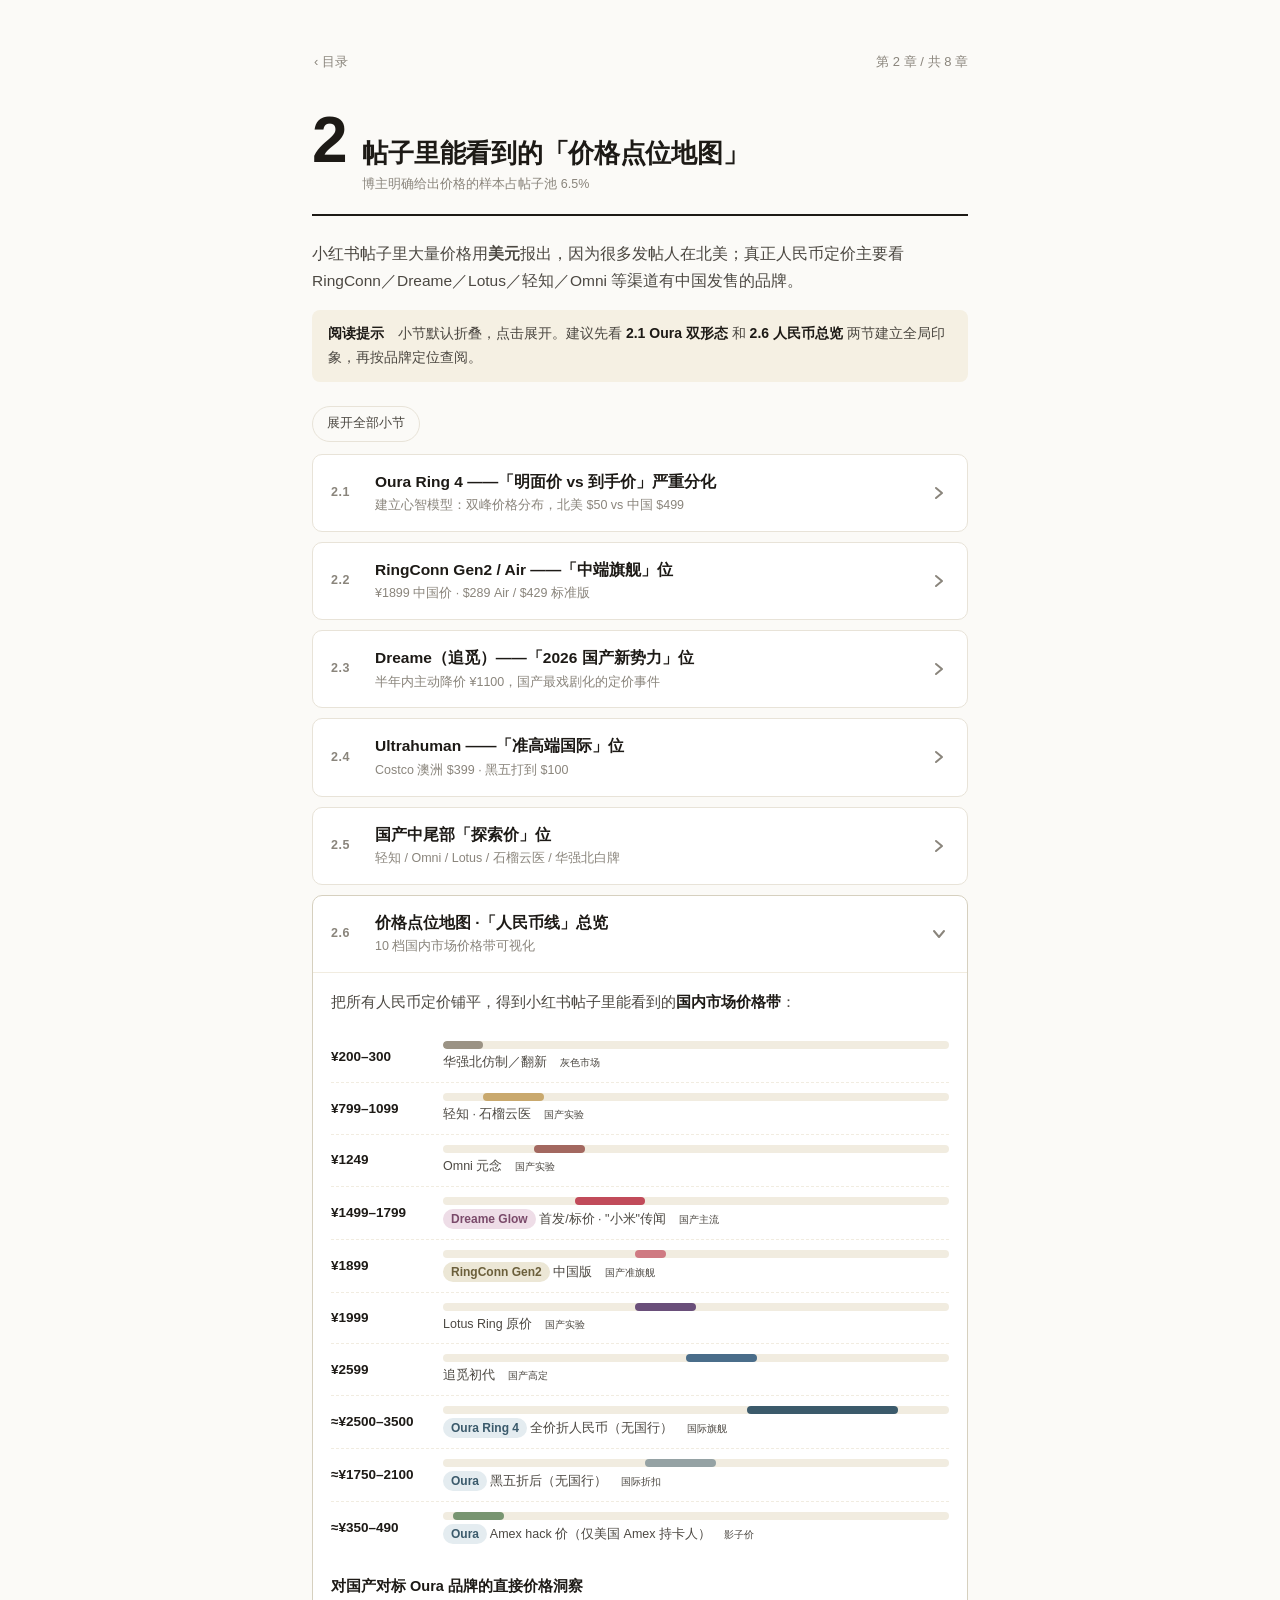
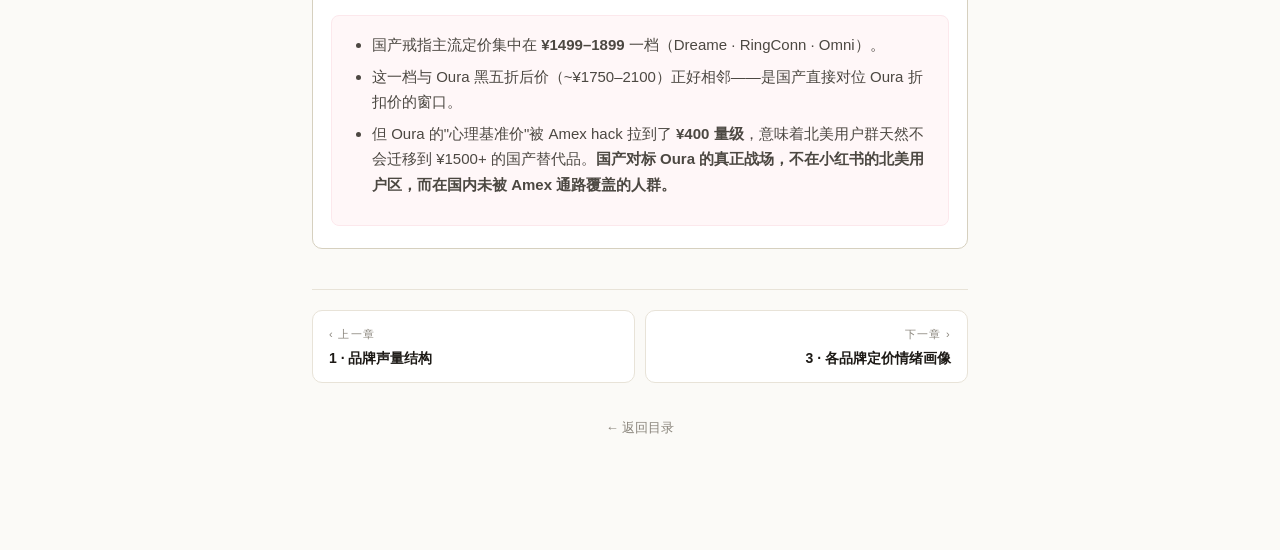
<file: ch-2.html>
<!DOCTYPE html>
<html lang="zh-CN">
<head>
<meta charset="UTF-8">
<meta name="viewport" content="width=device-width, initial-scale=1.0, viewport-fit=cover">
<title>2 · 价格点位地图 — 小红书智能戒指定价参考报告</title>
<link rel="stylesheet" href="styles.css">
</head>
<body>
<div class="page">

  <nav class="topnav">
    <a href="index.html">‹ 目录</a>
    <span class="progress">第 2 章 / 共 8 章</span>
  </nav>

  <header class="ch-head">
    <div class="num">2</div>
    <div class="title">
      <h1>帖子里能看到的「价格点位地图」</h1>
      <div class="kicker">博主明确给出价格的样本占帖子池 6.5%</div>
    </div>
  </header>

  <p class="ch-intro">小红书帖子里大量价格用<strong>美元</strong>报出，因为很多发帖人在北美；真正人民币定价主要看 RingConn／Dreame／Lotus／轻知／Omni 等渠道有中国发售的品牌。</p>

  <div class="note">
    <strong>阅读提示　</strong>小节默认折叠，点击展开。建议先看 <strong>2.1 Oura 双形态</strong> 和 <strong>2.6 人民币总览</strong> 两节建立全局印象，再按品牌定位查阅。
  </div>

  <button class="expand-all" id="expandAll">展开全部小节</button>

  <details class="sub">
    <summary>
      <div class="sub-num">2.1</div>
      <div class="sub-title">
        Oura Ring 4 ——「明面价 vs 到手价」严重分化
        <span class="hint">建立心智模型：双峰价格分布，北美 $50 vs 中国 $499</span>
      </div>
      <svg class="chev" viewBox="0 0 20 20" fill="none" xmlns="http://www.w3.org/2000/svg"><path d="M7 5l6 5-6 5" stroke="currentColor" stroke-width="2" stroke-linecap="round" stroke-linejoin="round"/></svg>
    </summary>
    <div class="sub-body">
      <p>Oura 在帖子中被反复以<strong>两种价格形态</strong>出现，这是阅读后续所有 Oura 数据时必须先建立的心智模型。</p>

      <div class="table-wrap">
        <table class="data">
          <thead>
            <tr><th>价格形态</th><th>价格点位</th><th>代表性来源</th></tr>
          </thead>
          <tbody>
            <tr>
              <td><strong>官方价</strong></td>
              <td class="num">$349 / $399 / $499<br><small>Ring 4 三档</small></td>
              <td><a href="https://www.xiaohongshu.com/explore/6961cecc000000002202e6ed?xsec_token=YB2mSuoXgn2kD1Kz_-qJTCBVINUAXffz7ea0s6daYW1Ng=" target="_blank" rel="noopener">Oura Ring 全新</a>（$349）· <a href="https://www.xiaohongshu.com/explore/693b4e4c000000001e023464?xsec_token=YBL6ruZjlijIW6wRnS4iitkniHZqAoQaupsqnxA7QUChU=" target="_blank" rel="noopener">Ultrahuman 对照</a>（$399）· <a href="https://www.xiaohongshu.com/explore/698d6c9d000000001a03068a?xsec_token=YB4GuBRlv1RN0SJLPSvpY3V_Qsr73AbYM119kewyn6i8U=" target="_blank" rel="noopener">赛道概览</a>（499 美元旗舰款）</td>
            </tr>
            <tr>
              <td>黑五折后</td>
              <td class="num">$249 / $300<br><small>减 100 刀</small></td>
              <td><a href="https://www.xiaohongshu.com/explore/69221011000000001e00221e?xsec_token=YB2ONHiHy23ESpJbyXO9NMaFSjL8Awr2uQYxemVeBQxSM=" target="_blank" rel="noopener">《巨折拿下 Oura 4》</a>"黑五打折只要 249"</td>
            </tr>
            <tr>
              <td><strong>Amex 200 credit 叠加</strong></td>
              <td class="num"><strong>$50 / $49 / $60 / $68</strong><br><small>出现频次最高的成交价</small></td>
              <td><a href="https://www.xiaohongshu.com/explore/692389f6000000001f00557a?xsec_token=YB-8Asv3nkoENUajzJ1sZCKK9lJwbKzrnhZX9yaZmI9_A=" target="_blank" rel="noopener">《Oura ring amex credit 出》</a>（$50）· <a href="https://www.xiaohongshu.com/explore/691f2281000000001e0084f5?xsec_token=YBXTE3yMbEniXmezYdk22O5NLV31qMXlzncV0gx1lCxi8=" target="_blank" rel="noopener">《Ouraring 黑五开始》</a>（$49）· <a href="https://www.xiaohongshu.com/explore/691f2c0d000000001e00edd4?xsec_token=YBf9GuzW8zd0pDElSDY9QN7nANSGokaxX5x4RzGfs_KLQ=" target="_blank" rel="noopener">《黑五预告｜Oura 戒指打折啦》</a>（$68，现象级帖 👍197）</td>
            </tr>
            <tr>
              <td>二手转卖 Amex Credit</td>
              <td class="num">$50 出 $200 credit</td>
              <td><a href="https://www.xiaohongshu.com/explore/69759b0a000000000b009266?xsec_token=YBZ1whj1s7tY_rOfrxBTyoeGOeA2ibzk-r4yXzqtJbJRg=" target="_blank" rel="noopener">《50 刀出 Amex Oura Ring》</a>（买家再凑黑五下车）</td>
            </tr>
            <tr>
              <td><strong>华强北仿制</strong></td>
              <td class="num"><strong>¥180–300</strong> 软妹币</td>
              <td><a href="https://www.xiaohongshu.com/explore/692650ca000000001e017e2f?xsec_token=YBgXqAJXklnkQ4HyTRtKi-ec3KMTK9GceDCnL1975X5ZE=" target="_blank" rel="noopener">《一人一句 劝退我》评论 #21</a>"华强北买的 220 软妹币" · <a href="https://www.xiaohongshu.com/explore/69e0e849000000001b0231f0?xsec_token=YBLyLcvgQyCaZb-zWfg4OGxlRC6MoQuDbUrDSjlzXq6Eo=" target="_blank" rel="noopener">《一百块的华强北》评论 #16</a>"我前几天买的 180 拿下的"</td>
            </tr>
          </tbody>
        </table>
      </div>

      <div class="insight">
        <div class="label">关键判读</div>
        <h4>Oura 在小红书的"实际感知价"是双峰分布</h4>
        <p>北美用户群通过 Amex 200 credit + 黑五几乎人手 $50 拿下，中国用户群看到的是 $349–499 USD 全价 + 49 港币／月订阅。这是 Oura 在中国市场的最大价格"破绽"——没有人民币本土价格，没有 Amex 通道。</p>
      </div>
    </div>
  </details>

  <details class="sub">
    <summary>
      <div class="sub-num">2.2</div>
      <div class="sub-title">
        RingConn Gen2 / Air ——「中端旗舰」位
        <span class="hint">¥1899 中国价 · $289 Air / $429 标准版</span>
      </div>
      <svg class="chev" viewBox="0 0 20 20" fill="none"><path d="M7 5l6 5-6 5" stroke="currentColor" stroke-width="2" stroke-linecap="round" stroke-linejoin="round"/></svg>
    </summary>
    <div class="sub-body">
      <div class="table-wrap">
        <table class="data">
          <thead><tr><th>价格点位</th><th>来源</th></tr></thead>
          <tbody>
            <tr><td><strong>1899 元</strong>（中国发售价，二代）</td><td><a href="https://www.xiaohongshu.com/explore/695fbf78000000001a0354e0?xsec_token=YBXywdpMoRDT-DEuT61fqK7Nt0iNq0xqvuGYdv2S4mhAg=" target="_blank" rel="noopener">《ringconn 二代智能戒指体验（辣评）》</a>"定价 1899，不是很便宜，但貌似也没……"</td></tr>
            <tr><td>$325 原价 / $299 税前 / $260 湾区转让</td><td><a href="https://www.xiaohongshu.com/explore/696c3927000000002103d6a7?xsec_token=YBCU2ENDEKq1VfNoN_0XNh29Tx_G619ftwO6rpESQOzFQ=" target="_blank" rel="noopener">《湾区出全新 RingConn Smart Ring 五个》</a></td></tr>
            <tr><td>Gen2 Air <strong>$289</strong> / Gen2 <strong>$429</strong>（Amazon 北美）</td><td><a href="https://www.xiaohongshu.com/explore/68f801410000000203024478?xsec_token=YB3VyobedZHVySUiKfaQETR2AWKVucW2Lir1QPpWcyEd0=" target="_blank" rel="noopener">《🇨🇦试试 Ringconn Gen 2 Air》评论 #39–40</a></td></tr>
          </tbody>
        </table>
      </div>
      <p><strong>对比 Oura 的核心卖点</strong>：无订阅费——这是 RingConn 在小红书定价讨论中被反复提及的差异化关键词。</p>
    </div>
  </details>

  <details class="sub">
    <summary>
      <div class="sub-num">2.3</div>
      <div class="sub-title">
        Dreame（追觅）——「2026 国产新势力」位
        <span class="hint">半年内主动降价 ¥1100，国产最戏剧化的定价事件</span>
      </div>
      <svg class="chev" viewBox="0 0 20 20" fill="none"><path d="M7 5l6 5-6 5" stroke="currentColor" stroke-width="2" stroke-linecap="round" stroke-linejoin="round"/></svg>
    </summary>
    <div class="sub-body">
      <div class="table-wrap">
        <table class="data">
          <thead><tr><th>型号</th><th>价格点位</th><th>来源</th></tr></thead>
          <tbody>
            <tr><td>追觅戒指（2025-10 首款）</td><td class="num"><strong>2599 元</strong></td><td><a href="https://www.xiaohongshu.com/explore/690864bc0000000005003bdd?xsec_token=YB6A_3eFA56mmfP_T3oSSuUrCZ43JiR1YmoWVdsXudySc=" target="_blank" rel="noopener">《售价 2599 元，追觅又开始跨界做智能戒指?》</a></td></tr>
            <tr><td>追觅戒指 Glow（2026-03 二代）</td><td class="num"><strong>首发 1499 元</strong><br>标价 1799 元</td><td><a href="https://www.xiaohongshu.com/explore/69bf9aa00000000028009c3d?xsec_token=YBUgftvs2kVv2jhILxF8fN7InEVDOnagMy4utYo33yQmE=" target="_blank" rel="noopener">《追觅戒指 Glow 正式发布：首发价 1499 元》</a></td></tr>
          </tbody>
        </table>
      </div>
      <div class="insight">
        <div class="label">关键观察</div>
        <p>Dreame 半年内<strong>主动降价 ¥1100</strong>（2599 → 1499）。这是国产品牌在小红书可见的<strong>最清晰的价格信号——高定低走</strong>。</p>
      </div>
    </div>
  </details>

  <details class="sub">
    <summary>
      <div class="sub-num">2.4</div>
      <div class="sub-title">
        Ultrahuman ——「准高端国际」位
        <span class="hint">Costco 澳洲 $399 · 黑五打到 $100</span>
      </div>
      <svg class="chev" viewBox="0 0 20 20" fill="none"><path d="M7 5l6 5-6 5" stroke="currentColor" stroke-width="2" stroke-linecap="round" stroke-linejoin="round"/></svg>
    </summary>
    <div class="sub-body">
      <div class="table-wrap">
        <table class="data">
          <thead><tr><th>价格点位</th><th>来源</th></tr></thead>
          <tbody>
            <tr><td class="num">$399（Costco 澳洲渠道）</td><td><a href="https://www.xiaohongshu.com/explore/693b4e4c000000001e023464?xsec_token=YBL6ruZjlijIW6wRnS4iitkniHZqAoQaupsqnxA7QUChU=" target="_blank" rel="noopener">《Costco 开卖 Ultrahuman Ring》</a>"价格 $399"</td></tr>
            <tr><td class="num">$100（应为黑五/折扣）</td><td><a href="https://www.xiaohongshu.com/explore/697693cf000000001a0238c5?xsec_token=YBedu97MfI-r0YztdaU0NfJISGAeuYU81oAjQHtaxTuf0=" target="_blank" rel="noopener">《🇨🇦ultrahuman ring air…有点无语啊…》</a></td></tr>
          </tbody>
        </table>
      </div>
    </div>
  </details>

  <details class="sub">
    <summary>
      <div class="sub-num">2.5</div>
      <div class="sub-title">
        国产中尾部「探索价」位
        <span class="hint">轻知 / Omni / Lotus / 石榴云医 / 华强北白牌</span>
      </div>
      <svg class="chev" viewBox="0 0 20 20" fill="none"><path d="M7 5l6 5-6 5" stroke="currentColor" stroke-width="2" stroke-linecap="round" stroke-linejoin="round"/></svg>
    </summary>
    <div class="sub-body">
      <div class="table-wrap">
        <table class="data">
          <thead><tr><th>品牌</th><th>价格点位</th><th>来源/备注</th></tr></thead>
          <tbody>
            <tr><td>Omni / 元念 魔戒</td><td class="num">1249 元</td><td><a href="https://www.xiaohongshu.com/explore/6902cf020000000004015861?xsec_token=YB2-4DBQbdzCmQOWw53jSFa4KqMP89YZdqDRIDyAHxhrE=" target="_blank" rel="noopener">《Omni 智能戒指是智商税?》</a>"1249 元入手……认为智商税但值得"</td></tr>
            <tr><td>轻知</td><td class="num">799 元</td><td><a href="https://www.xiaohongshu.com/explore/69ca49d8000000002800878e?xsec_token=YBUPS9e86bnwpNKIz8cRrSYKGmqtzBL1pIyt-Eni-l1BI=" target="_blank" rel="noopener">《挑战 60 天养出好体质!你的健康我买单!》</a>——60 天体质达标返现 499，实际净付 ¥300</td></tr>
            <tr><td>Lotus Ring</td><td class="num">1999 元（原价）</td><td><a href="https://www.xiaohongshu.com/explore/69e2dab1000000001a02095e?xsec_token=YBfq2Qv6k3E4YB7hF2L-L4BOwLUmN2p2JYi6WIOPBNy3M=" target="_blank" rel="noopener">《0 元智能戒指　人间四月天》</a>——后做免费体验拉新</td></tr>
            <tr><td>石榴云医</td><td class="num">1099 元</td><td><a href="https://www.xiaohongshu.com/explore/69a63e9d000000001a0237ef?xsec_token=YBnjlb0xXEYIjDWqzAk7rdxsZNz8ffAsO08sv08PSjv0A=" target="_blank" rel="noopener">《恭喜两位宝子! 价值 1099 元的智能戒指》</a></td></tr>
            <tr><td>"小米"传闻（关联 Dreame）</td><td class="num">1499 元</td><td>同 <a href="https://www.xiaohongshu.com/explore/69bf9aa00000000028009c3d?xsec_token=YBUgftvs2kVv2jhILxF8fN7InEVDOnagMy4utYo33yQmE=" target="_blank" rel="noopener">Dreame Glow 首发帖</a></td></tr>
            <tr><td>华强北白牌</td><td class="num">¥180–300</td><td><a href="https://www.xiaohongshu.com/explore/692650ca000000001e017e2f?xsec_token=YBgXqAJXklnkQ4HyTRtKi-ec3KMTK9GceDCnL1975X5ZE=" target="_blank" rel="noopener">《一人一句 劝退我》评论 #21</a>"华强北买的 220 软妹币" · <a href="https://www.xiaohongshu.com/explore/69e0e849000000001b0231f0?xsec_token=YBLyLcvgQyCaZb-zWfg4OGxlRC6MoQuDbUrDSjlzXq6Eo=" target="_blank" rel="noopener">《一百块的华强北》评论 #16</a></td></tr>
          </tbody>
        </table>
      </div>
    </div>
  </details>

  <details class="sub" open>
    <summary>
      <div class="sub-num">2.6</div>
      <div class="sub-title">
        价格点位地图 ·「人民币线」总览
        <span class="hint">10 档国内市场价格带可视化</span>
      </div>
      <svg class="chev" viewBox="0 0 20 20" fill="none"><path d="M7 5l6 5-6 5" stroke="currentColor" stroke-width="2" stroke-linecap="round" stroke-linejoin="round"/></svg>
    </summary>
    <div class="sub-body">
      <p>把所有人民币定价铺平，得到小红书帖子里能看到的<strong>国内市场价格带</strong>：</p>

      <div class="price-ladder">
        <div class="ladder-row">
          <div class="range">¥200–300</div>
          <div>
            <div class="bar-wrap"><div class="bar" style="background:#9b9385;left:0;width:8%;"></div></div>
            <div class="tag">华强北仿制／翻新　<small>灰色市场</small></div>
          </div>
        </div>
        <div class="ladder-row">
          <div class="range">¥799–1099</div>
          <div>
            <div class="bar-wrap"><div class="bar" style="background:#c9a96e;left:8%;width:12%;"></div></div>
            <div class="tag">轻知 · 石榴云医　<small>国产实验</small></div>
          </div>
        </div>
        <div class="ladder-row">
          <div class="range">¥1249</div>
          <div>
            <div class="bar-wrap"><div class="bar" style="background:#a36860;left:18%;width:10%;"></div></div>
            <div class="tag">Omni 元念　<small>国产实验</small></div>
          </div>
        </div>
        <div class="ladder-row">
          <div class="range">¥1499–1799</div>
          <div>
            <div class="bar-wrap"><div class="bar" style="background:var(--accent);left:26%;width:14%;"></div></div>
            <div class="tag"><span class="brand dreame">Dreame Glow</span> 首发/标价 · "小米"传闻　<small>国产主流</small></div>
          </div>
        </div>
        <div class="ladder-row">
          <div class="range">¥1899</div>
          <div>
            <div class="bar-wrap"><div class="bar" style="background:var(--accent);opacity:0.7;left:38%;width:6%;"></div></div>
            <div class="tag"><span class="brand ringconn">RingConn Gen2</span> 中国版　<small>国产准旗舰</small></div>
          </div>
        </div>
        <div class="ladder-row">
          <div class="range">¥1999</div>
          <div>
            <div class="bar-wrap"><div class="bar" style="background:#6a4f7a;left:38%;width:12%;"></div></div>
            <div class="tag">Lotus Ring 原价　<small>国产实验</small></div>
          </div>
        </div>
        <div class="ladder-row">
          <div class="range">¥2599</div>
          <div>
            <div class="bar-wrap"><div class="bar" style="background:#4a6d8a;left:48%;width:14%;"></div></div>
            <div class="tag">追觅初代　<small>国产高定</small></div>
          </div>
        </div>
        <div class="ladder-row">
          <div class="range">≈¥2500–3500</div>
          <div>
            <div class="bar-wrap"><div class="bar" style="background:#3b5a6b;left:60%;width:30%;"></div></div>
            <div class="tag"><span class="brand oura">Oura Ring 4</span> 全价折人民币（无国行）　<small>国际旗舰</small></div>
          </div>
        </div>
        <div class="ladder-row">
          <div class="range">≈¥1750–2100</div>
          <div>
            <div class="bar-wrap"><div class="bar" style="background:#3b5a6b;opacity:0.5;left:40%;width:14%;"></div></div>
            <div class="tag"><span class="brand oura">Oura</span> 黑五折后（无国行）　<small>国际折扣</small></div>
          </div>
        </div>
        <div class="ladder-row">
          <div class="range">≈¥350–490</div>
          <div>
            <div class="bar-wrap"><div class="bar" style="background:#5a8055;left:2%;width:10%;opacity:0.8;"></div></div>
            <div class="tag"><span class="brand oura">Oura</span> Amex hack 价（仅美国 Amex 持卡人）　<small>影子价</small></div>
          </div>
        </div>
      </div>

      <h4>对国产对标 Oura 品牌的直接价格洞察</h4>
      <div class="insight">
        <ul>
          <li>国产戒指主流定价集中在 <strong>¥1499–1899</strong> 一档（Dreame · RingConn · Omni）。</li>
          <li>这一档与 Oura 黑五折后价（~¥1750–2100）正好相邻——是国产直接对位 Oura 折扣价的窗口。</li>
          <li>但 Oura 的"心理基准价"被 Amex hack 拉到了 <strong>¥400 量级</strong>，意味着北美用户群天然不会迁移到 ¥1500+ 的国产替代品。<strong>国产对标 Oura 的真正战场，不在小红书的北美用户区，而在国内未被 Amex 通路覆盖的人群。</strong></li>
        </ul>
      </div>
    </div>
  </details>

  <nav class="pager">
    <a class="prev" href="ch-1.html">
      <span class="dir">‹ 上一章</span>
      <span class="label">1 · 品牌声量结构</span>
    </a>
    <a class="next" href="ch-3.html">
      <span class="dir">下一章 ›</span>
      <span class="label">3 · 各品牌定价情绪画像</span>
    </a>
  </nav>

  <div class="back-to-index"><a href="index.html">← 返回目录</a></div>

</div>

<script>
  const btn = document.getElementById('expandAll');
  const allDetails = document.querySelectorAll('details.sub');
  function sync() {
    const allOpen = [...allDetails].every(d => d.open);
    btn.textContent = allOpen ? '收起全部小节' : '展开全部小节';
  }
  btn.addEventListener('click', () => {
    const allOpen = [...allDetails].every(d => d.open);
    allDetails.forEach(d => d.open = !allOpen);
    sync();
  });
  allDetails.forEach(d => d.addEventListener('toggle', sync));
  sync();
</script>
</body>
</html>
</file>
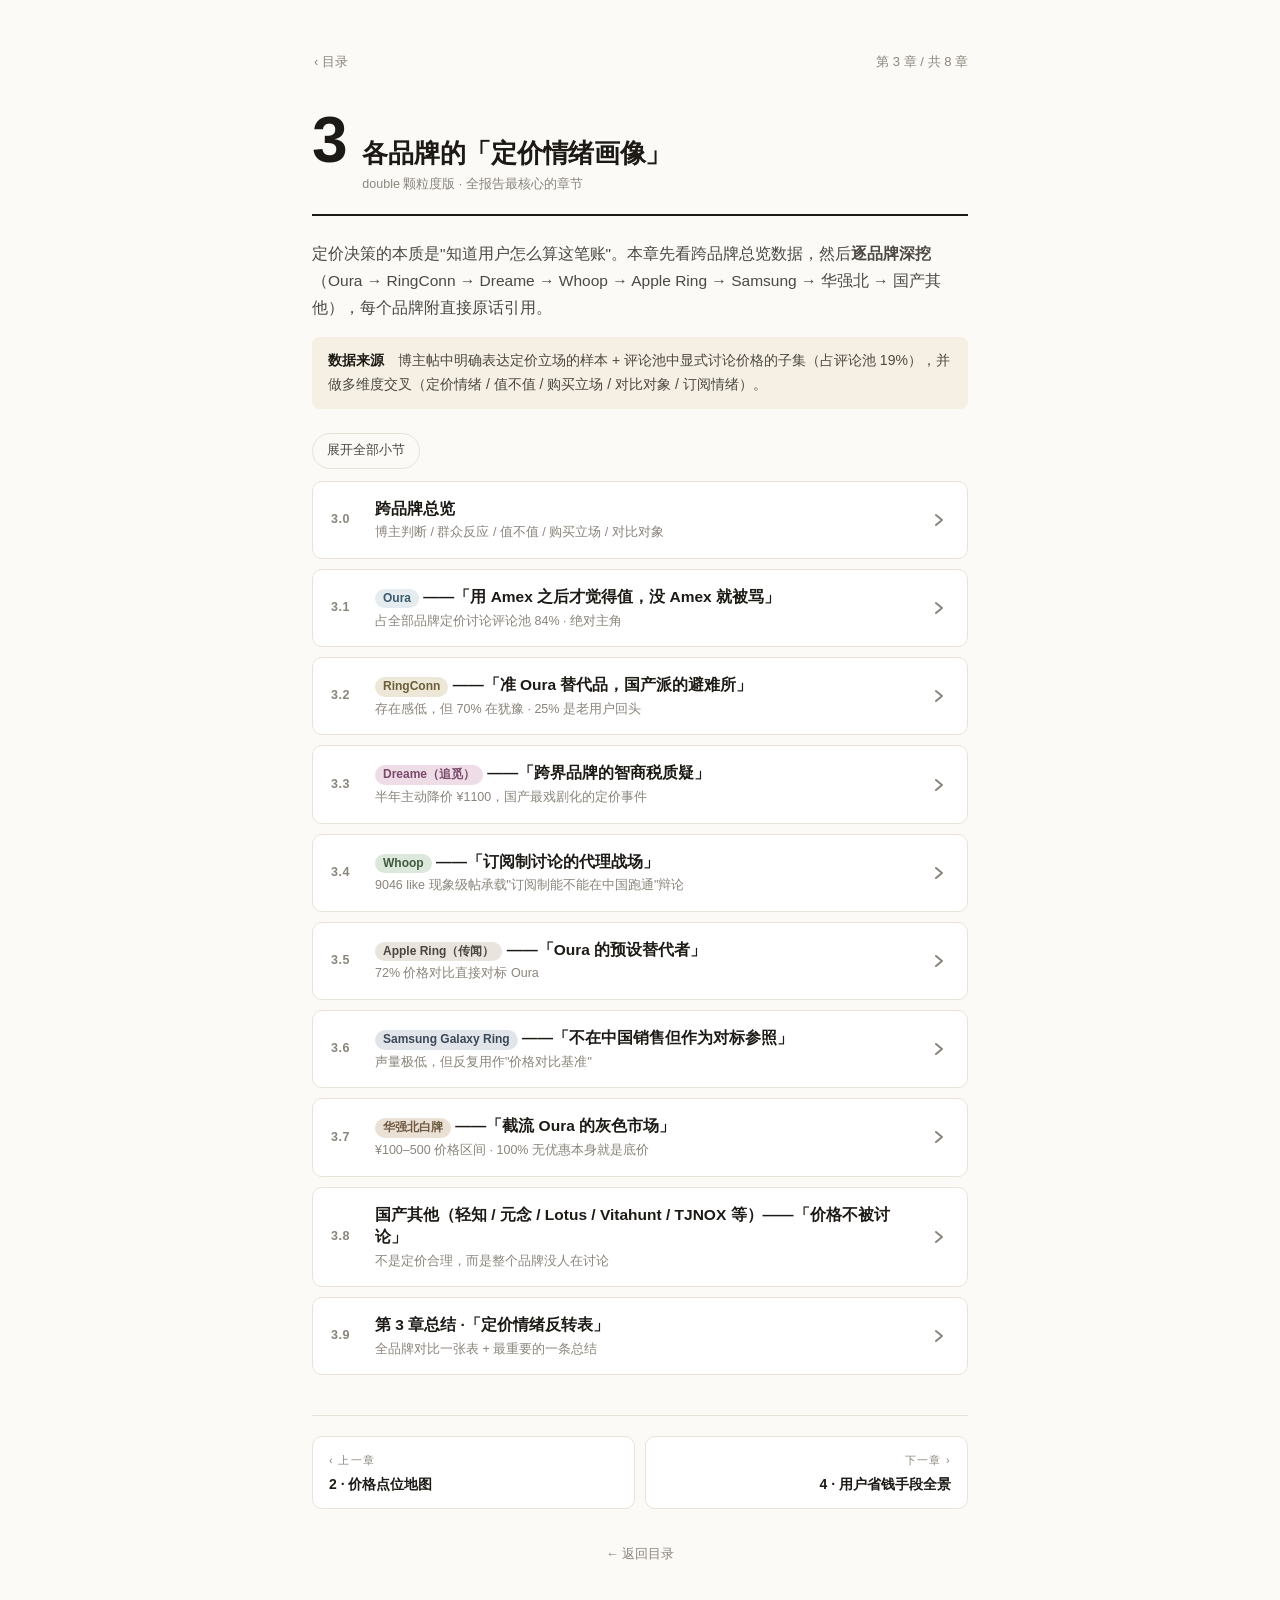
<file: ch-3.html>
<!DOCTYPE html>
<html lang="zh-CN">
<head>
<meta charset="UTF-8">
<meta name="viewport" content="width=device-width, initial-scale=1.0, viewport-fit=cover">
<title>3 · 各品牌定价情绪画像 — 小红书智能戒指定价参考报告</title>
<link rel="stylesheet" href="styles.css">
</head>
<body>
<div class="page">

  <nav class="topnav">
    <a href="index.html">‹ 目录</a>
    <span class="progress">第 3 章 / 共 8 章</span>
  </nav>

  <header class="ch-head">
    <div class="num">3</div>
    <div class="title">
      <h1>各品牌的「定价情绪画像」</h1>
      <div class="kicker">double 颗粒度版 · 全报告最核心的章节</div>
    </div>
  </header>

  <p class="ch-intro">定价决策的本质是"知道用户怎么算这笔账"。本章先看跨品牌总览数据，然后<strong>逐品牌深挖</strong>（Oura → RingConn → Dreame → Whoop → Apple Ring → Samsung → 华强北 → 国产其他），每个品牌附直接原话引用。</p>

  <div class="note">
    <strong>数据来源　</strong>博主帖中明确表达定价立场的样本 + 评论池中显式讨论价格的子集（占评论池 19%），并做多维度交叉（定价情绪 / 值不值 / 购买立场 / 对比对象 / 订阅情绪）。
  </div>

  <button class="expand-all" id="expandAll">展开全部小节</button>

  <!-- 3.0 -->
  <details class="sub">
    <summary>
      <div class="sub-num">3.0</div>
      <div class="sub-title">
        跨品牌总览
        <span class="hint">博主判断 / 群众反应 / 值不值 / 购买立场 / 对比对象</span>
      </div>
      <svg class="chev" viewBox="0 0 20 20" fill="none"><path d="M7 5l6 5-6 5" stroke="currentColor" stroke-width="2" stroke-linecap="round" stroke-linejoin="round"/></svg>
    </summary>
    <div class="sub-body">

      <div class="subtopic">
        <h5><span class="num">3.0.1</span>博主层 ·「博主自己的判断」</h5>
        <div class="table-wrap">
          <table class="data">
            <thead><tr><th>品牌</th><th>样本</th><th>太贵</th><th>偏贵</th><th>划算</th><th>合理</th></tr></thead>
            <tbody>
              <tr><td><strong>Oura</strong></td><td class="num">33</td><td class="num">7 (21%)</td><td class="num">7 (21%)</td><td class="num"><strong>14 (42%)</strong></td><td class="num">5 (15%)</td></tr>
              <tr><td><strong>RingConn</strong></td><td class="num">17</td><td class="num"><strong>10 (59%)</strong></td><td class="num">5 (29%)</td><td class="num">2 (12%)</td><td class="num">0</td></tr>
              <tr><td>（品牌中性）</td><td class="num">17</td><td class="num">10 (59%)</td><td class="num">6 (35%)</td><td class="num">1</td><td class="num">0</td></tr>
              <tr><td><strong>Dreame</strong></td><td class="num">7</td><td class="num">5 (71%)</td><td class="num">1</td><td class="num">1</td><td class="num">0</td></tr>
              <tr><td>VERTU</td><td class="num">3</td><td class="num">1</td><td class="num">2</td><td class="num">0</td><td class="num">0</td></tr>
              <tr><td>华强北</td><td class="num">3</td><td class="num">0</td><td class="num">1</td><td class="num">2</td><td class="num">0</td></tr>
              <tr><td>Ultrahuman</td><td class="num">2</td><td class="num">0</td><td class="num">0</td><td class="num">2</td><td class="num">0</td></tr>
              <tr><td>Samsung</td><td class="num">2</td><td class="num">0</td><td class="num">1</td><td class="num">1</td><td class="num">0</td></tr>
              <tr><td>AZLG / Omni / 元念</td><td class="num">各 1</td><td class="num">1 / 1 / 1</td><td class="num">0</td><td class="num">0</td><td class="num">0</td></tr>
            </tbody>
          </table>
        </div>
      </div>

      <div class="subtopic">
        <h5><span class="num">3.0.2</span>评论层 ·「群众的反应」</h5>
        <div class="table-wrap">
          <table class="data">
            <thead><tr><th>品牌</th><th>样本</th><th>合理</th><th>便宜</th><th>太贵</th><th>贵但值</th></tr></thead>
            <tbody>
              <tr><td><strong>Oura</strong></td><td class="num"><strong>671 (84%)</strong></td><td class="num">563 (84%)</td><td class="num">71 (11%)</td><td class="num">28 (4%)</td><td class="num">6 (1%)</td></tr>
              <tr><td>Whoop</td><td class="num">47</td><td class="num">34 (72%)</td><td class="num">6</td><td class="num">6</td><td class="num">1</td></tr>
              <tr><td>（无明确品牌）</td><td class="num">20</td><td class="num">16</td><td class="num">0</td><td class="num">3</td><td class="num">0</td></tr>
              <tr><td>RingConn</td><td class="num">13</td><td class="num">6 (46%)</td><td class="num">3</td><td class="num">3</td><td class="num">1</td></tr>
              <tr><td>Apple Ring（传闻）</td><td class="num">11</td><td class="num">7</td><td class="num">2</td><td class="num">2</td><td class="num">0</td></tr>
              <tr><td>Dreame</td><td class="num">7</td><td class="num">3</td><td class="num">1</td><td class="num"><strong>3 (43%)</strong></td><td class="num">0</td></tr>
              <tr><td>华强北</td><td class="num">6</td><td class="num">5</td><td class="num">1</td><td class="num">0</td><td class="num">0</td></tr>
              <tr><td>TJNOX</td><td class="num">4</td><td class="num">4</td><td class="num">0</td><td class="num">0</td><td class="num">0</td></tr>
            </tbody>
          </table>
        </div>
      </div>

      <div class="subtopic">
        <h5><span class="num">3.0.3</span>评论层 ·「值不值」</h5>
        <div class="table-wrap">
          <table class="data">
            <thead><tr><th>品牌</th><th>样本</th><th>不值</th><th>值</th><th>在犹豫</th></tr></thead>
            <tbody>
              <tr><td><strong>Oura</strong></td><td class="num">96</td><td class="num"><strong>49 (51%)</strong></td><td class="num">29 (30%)</td><td class="num">18 (19%)</td></tr>
              <tr><td>其他国产</td><td class="num">23</td><td class="num">1</td><td class="num"><strong>19 (83%)</strong></td><td class="num">3</td></tr>
              <tr><td>RingConn</td><td class="num">10</td><td class="num">2</td><td class="num">1</td><td class="num"><strong>7 (70%)</strong></td></tr>
              <tr><td>Whoop</td><td class="num">8</td><td class="num">3</td><td class="num">2</td><td class="num">3</td></tr>
              <tr><td>Apple Ring</td><td class="num">7</td><td class="num">4</td><td class="num">1</td><td class="num">2</td></tr>
              <tr><td>Dreame</td><td class="num">6</td><td class="num">2</td><td class="num">3</td><td class="num">1</td></tr>
              <tr><td>华强北</td><td class="num">2</td><td class="num">2</td><td class="num">0</td><td class="num">0</td></tr>
            </tbody>
          </table>
        </div>
      </div>

      <div class="subtopic">
        <h5><span class="num">3.0.4</span>评论层 ·「购买立场」</h5>
        <div class="table-wrap">
          <table class="data">
            <thead><tr><th>品牌</th><th>样本</th><th>已购</th><th>决定不买</th><th>评估中</th><th>即将买</th><th>用过前代</th></tr></thead>
            <tbody>
              <tr><td><strong>Oura</strong></td><td class="num">198</td><td class="num"><strong>119 (60%)</strong></td><td class="num">36</td><td class="num">32</td><td class="num">4</td><td class="num">7</td></tr>
              <tr><td>其他国产</td><td class="num">41</td><td class="num">34</td><td class="num">1</td><td class="num">6</td><td class="num">—</td><td class="num">—</td></tr>
              <tr><td>RingConn</td><td class="num">36</td><td class="num">18</td><td class="num">—</td><td class="num">9</td><td class="num">—</td><td class="num"><strong>9 (25%)</strong></td></tr>
              <tr><td>Dreame</td><td class="num">14</td><td class="num">8</td><td class="num">1</td><td class="num">2</td><td class="num">2</td><td class="num">—</td></tr>
              <tr><td>Whoop</td><td class="num">13</td><td class="num">7</td><td class="num">2</td><td class="num">3</td><td class="num">1</td><td class="num">—</td></tr>
              <tr><td>Apple Ring</td><td class="num">10</td><td class="num">5</td><td class="num">2</td><td class="num">1</td><td class="num">2</td><td class="num">—</td></tr>
              <tr><td>华强北</td><td class="num">4</td><td class="num">3</td><td class="num">—</td><td class="num">—</td><td class="num">1</td><td class="num">—</td></tr>
            </tbody>
          </table>
        </div>
        <div class="insight">
          <div class="label">关键洞察</div>
          <p>Oura 评论里 60% 是<strong>"已买"</strong>（撸羊毛达人攻略文化的产物）；RingConn 评论里 25% 是<strong>"老用户回头看新一代"</strong>；Dreame 评论里 14% 是<strong>"准备买"</strong>（还在评估期）。</p>
        </div>
      </div>

      <div class="subtopic">
        <h5><span class="num">3.0.5</span>评论层 ·「跟谁对比」</h5>
        <div class="table-wrap">
          <table class="data">
            <thead><tr><th>品牌</th><th>样本</th><th>对比智能手表</th><th>对比 Oura</th><th>对比 RingConn</th><th>对比其他戒指</th><th>对比原价</th></tr></thead>
            <tbody>
              <tr><td><strong>Oura</strong></td><td class="num">94</td><td class="num"><strong>49 (52%)</strong></td><td class="num">—</td><td class="num">10</td><td class="num">16</td><td class="num">19</td></tr>
              <tr><td>Apple Ring</td><td class="num">25</td><td class="num">5</td><td class="num"><strong>18 (72%)</strong></td><td class="num">2</td><td class="num">—</td><td class="num">—</td></tr>
              <tr><td>Whoop</td><td class="num">16</td><td class="num">11</td><td class="num">4</td><td class="num">—</td><td class="num">1</td><td class="num">—</td></tr>
              <tr><td>其他</td><td class="num">9</td><td class="num">4</td><td class="num">3</td><td class="num">2</td><td class="num">—</td><td class="num">—</td></tr>
              <tr><td>Dreame</td><td class="num">7</td><td class="num">6</td><td class="num">—</td><td class="num">1</td><td class="num">—</td><td class="num">—</td></tr>
              <tr><td>RingConn</td><td class="num">1</td><td class="num">—</td><td class="num">—</td><td class="num">—</td><td class="num">—</td><td class="num">1</td></tr>
              <tr><td>华强北</td><td class="num">1</td><td class="num">1</td><td class="num">—</td><td class="num">—</td><td class="num">—</td><td class="num">—</td></tr>
            </tbody>
          </table>
        </div>
        <div class="insight">
          <div class="label">关键洞察</div>
          <p><strong>Oura 评论里 52% 都在跟智能手表（主要是 Apple Watch）做价格对比</strong>——这是 Oura 在用户心中的真实"价格对照系"。<strong>Apple Ring（传闻）的对照是 Oura（72%）</strong>——用户已经把 Apple Ring 默认对标 Oura。</p>
        </div>
      </div>

    </div>
  </details>

  <!-- 3.1 Oura -->
  <details class="sub">
    <summary>
      <div class="sub-num">3.1</div>
      <div class="sub-title">
        <span class="brand oura">Oura</span> ——「用 Amex 之后才觉得值，没 Amex 就被骂」
        <span class="hint">占全部品牌定价讨论评论池 84% · 绝对主角</span>
      </div>
      <svg class="chev" viewBox="0 0 20 20" fill="none"><path d="M7 5l6 5-6 5" stroke="currentColor" stroke-width="2" stroke-linecap="round" stroke-linejoin="round"/></svg>
    </summary>
    <div class="sub-body">
      <div class="findings">
        <h4>数据快照</h4>
        <ul>
          <li>占全部品牌定价讨论评论池 <strong>84%</strong>——Oura 是定价话题的绝对主角</li>
          <li>51% 评论 = <strong>不值</strong>——是所有品牌中"不值"占比最高的</li>
          <li>但 60% 立场是"已购"——用户<strong>一边骂一边买</strong>（deal-hunter 文化使然）</li>
          <li>49% "觉得合理"评论同时打 Amex 信用标签——"fair" 是叠加 hack 之后的 fair，不是 官方价 的 fair</li>
          <li>月费/订阅是 Oura 评论里<strong>第二大的负面情绪触发点</strong>（仅次于"不戴表的人不会用"）</li>
        </ul>
      </div>

      <div class="subtopic">
        <h5><span class="num">3.1.1</span>「觉得合理」群：用 Amex / 黑五消化掉了官方价</h5>

        <div class="quote">
          <div class="text">你坐 ana 的钱就是这样销赃赚的吧</div>
          <div class="cite">
            <a href="https://www.xiaohongshu.com/explore/692a13c8000000001b0278ce?xsec_token=YB5WmdlGCw5y0B3rIZIioBueg2Cu7_nv25IKBtpoQrxvg=" target="_blank" rel="noopener">《楼里全是买 Oura Ring 的》评论 #4</a>
            <span class="meta-sep">·</span><span class="likes">👍 60</span>
            <span class="meta-sep">·</span>路人围观型
          </div>
        </div>

        <div class="quote">
          <div class="text">Oura 的物料成本大概 10 刀，加上给 amex 的 200 刀补贴，只要卖 210 就不亏。订阅费那就是纯赚，#oura 绝对是赢麻了。</div>
          <div class="cite">
            <a href="https://www.xiaohongshu.com/explore/692a13c8000000001b0278ce?xsec_token=YB5WmdlGCw5y0B3rIZIioBueg2Cu7_nv25IKBtpoQrxvg=" target="_blank" rel="noopener">《楼里全是买 Oura Ring 的》评论 #5</a>
            <span class="meta-sep">·</span><span class="likes">👍 20</span>
            <span class="meta-sep">·</span>撸羊毛达人
          </div>
        </div>

        <div class="quote">
          <div class="text">我们来想买的，但是我没有 amex 白金卡，减不了 200。瞬间就觉得不香了，不买了!</div>
          <div class="cite">
            <a href="https://www.xiaohongshu.com/explore/691ff2e0000000001e008041?xsec_token=YBjdBGWXKZ3sOt_hUYyjo9_ISU_3QViabI853JlWOVCu4=" target="_blank" rel="noopener">《Oura ring 黑五减了一百刀要不要买呢》评论 #8</a>
            <span class="meta-sep">·</span><span class="likes">👍 7</span>
            <span class="meta-sep">·</span>撸羊毛达人
          </div>
        </div>

        <div class="quote">
          <div class="text">这玩意每个月还要付会员费，真不如 Apple watch，质量还不行，很多人不到一年电池就出问题了</div>
          <div class="cite">
            <a href="https://www.xiaohongshu.com/explore/691f2c0d000000001e00edd4?xsec_token=YBf9GuzW8zd0pDElSDY9QN7nANSGokaxX5x4RzGfs_KLQ=" target="_blank" rel="noopener">《黑五预告｜Oura 戒指打折啦》评论 #12</a>
            <span class="meta-sep">·</span><span class="likes">👍 12</span>
            <span class="meta-sep">·</span>路人围观型
          </div>
        </div>

        <div class="quote">
          <div class="text">Amex 入股 Oura 套住用户每月的服务费，长期来看想薅羊毛的人其实是被薅了[捂脸R]</div>
          <div class="cite">
            <a href="https://www.xiaohongshu.com/explore/692a13c8000000001b0278ce?xsec_token=YB5WmdlGCw5y0B3rIZIioBueg2Cu7_nv25IKBtpoQrxvg=" target="_blank" rel="noopener">《楼里全是买 Oura Ring 的》评论 #1</a>
            <span class="meta-sep">·</span><span class="likes">👍 53</span>
            <span class="meta-sep">·</span>撸羊毛达人
          </div>
        </div>

        <div class="insight">
          <div class="label">关键判读</div>
          <p>这一组"觉得合理"几乎全部围绕 hack 价讨论——用户的"觉得划算"是<strong>条件性的</strong>，而不是对 Oura 产品本身的认可。一旦 hack 通路断掉（没有 Amex 白金卡），立刻"瞬间不香了"。</p>
        </div>
      </div>

      <div class="subtopic">
        <h5><span class="num">3.1.2</span>「觉得便宜」群：特别便宜被薅到的人</h5>

        <div class="quote">
          <div class="text">同收[派对R]（开心收到二手 credit 转售）</div>
          <div class="cite">
            <a href="https://www.xiaohongshu.com/explore/696c0304000000001a03166d?xsec_token=YBeF7U7nF_dlRSVuemismpFbjQGBCvh2t_9QOk5CKxN3w=" target="_blank" rel="noopener">《同收》评论 #2</a>
            <span class="meta-sep">·</span><span class="likes">👍 3</span>
            <span class="meta-sep">·</span>撸羊毛达人
          </div>
        </div>

        <div class="quote">
          <div class="text">ring corn（指 RingConn）持有成本低点儿</div>
          <div class="cite">
            <a href="https://www.xiaohongshu.com/explore/698d35f9000000001a02b9bd?xsec_token=YB8uhhYKwXHYmDETs9zDTABJpdtoMYU-C4W5MMsLVYlJA=" target="_blank" rel="noopener">《戴了一个月 Oura Ring 之后…》评论 #0</a>
            <span class="meta-sep">·</span><span class="likes">👍 2</span>
            <span class="meta-sep">·</span>路人围观型
          </div>
        </div>

        <div class="quote">
          <div class="text">谢谢你!momo 侠![哭惹R]我今天真的很有冲动还想等明早就去下单　缘分让我省了几百刀[doge]</div>
          <div class="cite">
            <a href="https://www.xiaohongshu.com/explore/692650ca000000001e017e2f?xsec_token=YBgXqAJXklnkQ4HyTRtKi-ec3KMTK9GceDCnL1975X5ZE=" target="_blank" rel="noopener">《一人一句 劝退我》评论 #89</a>
            <span class="meta-sep">·</span><span class="likes">👍 2</span>
          </div>
        </div>

        <div class="quote">
          <div class="text">感谢博主啊啊啊立省 100 刀!!</div>
          <div class="cite">
            <a href="https://www.xiaohongshu.com/explore/69584641000000001e01393c?xsec_token=YBeJ2AlpEeYrC7RfwshhoETI6wNIuk_4Vws_9xvD-cszU=" target="_blank" rel="noopener">《2026 Oura Ring 黑五折扣还在》评论 #46</a>
          </div>
        </div>
      </div>

      <div class="subtopic">
        <h5><span class="num">3.1.3</span>「觉得太贵」群：被月费 + 全价双重打击</h5>

        <div class="quote pin">
          <div class="pin-tag">重点原话</div>
          <div class="text">我能接受贵，但是我不能接受月费[笑哭R]就像我咬咬牙买了个辣妈咖啡机，我能接受几万的单价，但是我不能接受一万+500 的月费</div>
          <div class="cite">
            <a href="https://www.xiaohongshu.com/explore/691ff2e0000000001e008041?xsec_token=YBjdBGWXKZ3sOt_hUYyjo9_ISU_3QViabI853JlWOVCu4=" target="_blank" rel="noopener">《Oura ring 黑五减了一百刀要不要买呢》评论 #27</a>
            <span class="meta-sep">·</span><span class="likes">👍 12</span>
            <span class="meta-sep">·</span>认真测评型买家
          </div>
          <p style="font-size:12.5px;color:var(--ink-mute);margin-top:6px;line-height:1.5;">集中体现"中国中产对订阅模式的本能反感"，是 Oura 在国内最大的定价心理阻力点。</p>
        </div>

        <div class="quote">
          <div class="text">[doge]要订阅肯定不值，美国 amex 可以免订阅费，勉强还能接受</div>
          <div class="cite">
            <a href="https://www.xiaohongshu.com/explore/6968ce83000000000c03444b?xsec_token=YBbtDYOPw-Dn7oGZOQsNb3GcAgn1WhnQ6JcFbzwpaEWRE=" target="_blank" rel="noopener">《Oura Ring 到值不值得买》评论 #0</a>
            <span class="meta-sep">·</span><span class="likes">👍 6</span>
            <span class="meta-sep">·</span>智商税派
          </div>
        </div>

        <div class="quote">
          <div class="text">我能借位同出一个吗[笑哭R]这 200 刀 credit 挺鸡肋的[笑哭R]</div>
          <div class="cite">
            <a href="https://www.xiaohongshu.com/explore/69759b0a000000000b009266?xsec_token=YBZ1whj1s7tY_rOfrxBTyoeGOeA2ibzk-r4yXzqtJbJRg=" target="_blank" rel="noopener">《50 刀出 Amex Oura Ring》评论 #0</a>
            <span class="meta-sep">·</span><span class="likes">👍 6</span>
          </div>
        </div>

        <div class="quote">
          <div class="text">brushed silver 真的好好看啊，我嫌贵，买了普通的 silver [捂脸R]（陶瓷/特殊材质溢价被劝退）</div>
          <div class="cite">
            <a href="https://www.xiaohongshu.com/explore/692650ca000000001e017e2f?xsec_token=YBgXqAJXklnkQ4HyTRtKi-ec3KMTK9GceDCnL1975X5ZE=" target="_blank" rel="noopener">《一人一句 劝退我》评论 #5</a>
            <span class="meta-sep">·</span><span class="likes">👍 2</span>
          </div>
        </div>

        <div class="quote">
          <div class="text">jbhifi 陶瓷款也在打折哎，我昨天问了全线打折，但我最后还是选了 brushless silver，陶瓷实在是太贵了[捂脸R]</div>
          <div class="cite">
            <a href="https://www.xiaohongshu.com/explore/6921ac30000000001b032798?xsec_token=YBhHMrvX_2iHM14X0wkK6-6cIMbqZTPN0ZbvJqk9moGT0=" target="_blank" rel="noopener">《Oura Ring 4 Ceramic》评论 #13</a>
            <span class="meta-sep">·</span><span class="likes">👍 1</span>
          </div>
        </div>
      </div>

      <div class="subtopic">
        <h5><span class="num">3.1.4</span>「贵但值」群：少数，但很有故事</h5>

        <div class="quote">
          <div class="text">这是我今年买过最值的东西</div>
          <div class="cite">
            <a href="https://www.xiaohongshu.com/explore/692650ca000000001e017e2f?xsec_token=YBgXqAJXklnkQ4HyTRtKi-ec3KMTK9GceDCnL1975X5ZE=" target="_blank" rel="noopener">《一人一句 劝退我》评论 #31</a>
            <span class="meta-sep">·</span><span class="likes">👍 1</span>
          </div>
        </div>

        <div class="quote">
          <div class="text">劝你买　天天在发挥价值　花过的钱天天在用的东西除了手机电饭煲就只能想到这个了[偷笑R]</div>
          <div class="cite">
            <a href="https://www.xiaohongshu.com/explore/692650ca000000001e017e2f?xsec_token=YBgXqAJXklnkQ4HyTRtKi-ec3KMTK9GceDCnL1975X5ZE=" target="_blank" rel="noopener">《一人一句 劝退我》评论 #84</a>
          </div>
        </div>

        <div class="quote pin">
          <div class="pin-tag">重点原话</div>
          <div class="text">是我最近几年做过最值得电子产品投资，逢人就劝买。订阅一直出新功能，特别好。</div>
          <div class="cite">
            <a href="https://www.xiaohongshu.com/explore/692650ca000000001e017e2f?xsec_token=YBgXqAJXklnkQ4HyTRtKi-ec3KMTK9GceDCnL1975X5ZE=" target="_blank" rel="noopener">《一人一句 劝退我》评论 #61</a>
            <span class="meta-sep">·</span>认真测评型买家
          </div>
          <p style="font-size:12.5px;color:var(--ink-mute);margin-top:6px;">少数把订阅模式正向化为"持续更新"的用户。Oura 真粉的逻辑链。</p>
        </div>

        <div class="quote">
          <div class="text">有月费，硬件本身就不便宜还得每月交钱。一般都是信用卡福利免费送一个硬件自己花点会员费才值得。（把"premium 值得"严格限制在 hack 路径下）</div>
          <div class="cite">
            <a href="https://www.xiaohongshu.com/explore/68fa2e000000000003034508?xsec_token=YB5lCVvYx0tPsJLI6j5ebRjnr2EbTppKNkvuITzATwcUo=" target="_blank" rel="noopener">《AI 戒指估值 110 亿美金》评论 #73</a>
          </div>
        </div>
      </div>

      <div class="subtopic">
        <h5><span class="num">3.1.5</span>「后悔购买」群：被反向 price match 痛点</h5>

        <div class="quote">
          <div class="text">买了不到 3 天看到黑五折扣天塌了。找第一个客服要 price match 客服不给，找第二个客服先说要退货再说也可以接受 price match 不退货，第二个客服就给了。</div>
          <div class="cite">
            <a href="https://www.xiaohongshu.com/explore/691f9de2000000001902772a?xsec_token=YBf9GuzW8zd0pDElSDY9QN7mBAlu-98D1ppG5TdLeG9BI=" target="_blank" rel="noopener">《Oura 黑五 Price Match》评论 #6</a>
            <span class="meta-sep">·</span><span class="likes">👍 2</span>
            <span class="meta-sep">·</span>智商税派
          </div>
        </div>

        <div class="quote">
          <div class="text">试了，没报销，白多花了五十刀（Amex 优惠没生效）</div>
          <div class="cite">
            <a href="https://www.xiaohongshu.com/explore/691f72c2000000001e02cd6c?xsec_token=YBf9GuzW8zd0pDElSDY9QN7rMLdpYEUAhaGMqfIe8oDQ4=" target="_blank" rel="noopener">《Oura Ring 的 subscription Amex 能报销吗》评论 #22</a>
            <span class="meta-sep">·</span><span class="likes">👍 2</span>
          </div>
        </div>
      </div>

      <div class="subtopic">
        <h5><span class="num">3.1.6</span>长篇 Oura 拆解 · 来自一条 473 赞的高互动评论</h5>

        <div class="quote pin">
          <div class="pin-tag">重点原话 · 全报告负向 Oura 评论赞数最高</div>
          <div class="text">如果你是认真的，我就开腔了[笑哭R]：<br>（1）划痕非常严重<br>（2）半年我就停掉会员了，因为刚买的 2 个月会频繁看数据，但过了新鲜劲，一个月也不打开 1 次应用。每当觉得很累，身体不对劲时，打开应用，它都说我身体巨棒，活力满满。当自己感觉活力满满时，它说我身体出了毛病，挺让人无语的。<br>（3）如果你撸铁，不能戴，硌手+变弯<br>（4）应用运动追踪不合理。需要手动输入做了什么运动，然后它才能更准确的记录。如果习惯晚上健身，过了 12 点，就不让你记录昨天的运动了，就这么点成就感它都懒得给你。<br>（5）……（原帖被截断）</div>
          <div class="cite">
            <a href="https://www.xiaohongshu.com/explore/692650ca000000001e017e2f?xsec_token=YBgXqAJXklnkQ4HyTRtKi-ec3KMTK9GceDCnL1975X5ZE=" target="_blank" rel="noopener">《一人一句 劝退我》评论 #36</a>
            <span class="meta-sep">·</span><span class="likes">👍 473</span>
            <span class="meta-sep">·</span>认真测评型买家
          </div>
          <p style="font-size:12.5px;color:var(--ink-mute);margin-top:6px;line-height:1.6;">不是单点抱怨，而是"价格不值"的全面拆解：划痕（硬件）+ 半年停会员（订阅）+ 撸铁不能戴（场景）+ 运动追踪 UX（软件）四个维度。<strong>国产对标产品如能在这四点中任一突破，就能撼动一部分 Oura 用户。</strong></p>
        </div>
      </div>

      <div class="subtopic">
        <h5><span class="num">3.1.7</span>华强北截流 Oura 的人</h5>

        <div class="quote">
          <div class="text">华强北买的 [笑哭R] 220 软妹币[捂脸R]</div>
          <div class="cite">
            <a href="https://www.xiaohongshu.com/explore/692650ca000000001e017e2f?xsec_token=YBgXqAJXklnkQ4HyTRtKi-ec3KMTK9GceDCnL1975X5ZE=" target="_blank" rel="noopener">《一人一句 劝退我》评论 #21</a>
            <span class="meta-sep">·</span><span class="likes">👍 1</span>
          </div>
        </div>

        <div class="quote">
          <div class="text">买的 gucci oura 联名款就有终身会员（高端联名版自带订阅）</div>
          <div class="cite">
            <a href="https://www.xiaohongshu.com/explore/692650ca000000001e017e2f?xsec_token=YBgXqAJXklnkQ4HyTRtKi-ec3KMTK9GceDCnL1975X5ZE=" target="_blank" rel="noopener">《一人一句 劝退我》评论 #141</a>
            <span class="meta-sep">·</span><span class="likes">👍 3</span>
          </div>
        </div>

        <div class="quote">
          <div class="text">俺有终身会员　所以觉得还挺好用[doge]</div>
          <div class="cite">
            <a href="https://www.xiaohongshu.com/explore/692650ca000000001e017e2f?xsec_token=YBgXqAJXklnkQ4HyTRtKi-ec3KMTK9GceDCnL1975X5ZE=" target="_blank" rel="noopener">《一人一句 劝退我》评论 #129</a>
            <span class="meta-sep">·</span><span class="likes">👍 3</span>
          </div>
        </div>
      </div>

      <div class="subtopic">
        <h5><span class="num">3.1.8</span>Oura 深度洞察 · 5 个反直觉的消费者心理机制</h5>

        <div class="insight">
          <div class="label">机制 ①</div>
          <h4>「Amex 套娃」自嘲文化：用户清楚自己被驯化，但停不下来</h4>
          <p>最高赞的"觉得便宜"评论（👍53）原话是<strong>「Amex 入股 Oura 套住用户每月的服务费，长期来看想薅羊毛的人其实是被薅了」</strong>；最高赞的"觉得合理"评论（👍20）是<strong>「Oura 的物料成本大概 10 刀…订阅费那就是纯赚，#oura 绝对是赢麻了」</strong>。</p>
          <p>这些不是反对 Oura 的人写的，而是<strong>已经买了 Oura 的人</strong>在自我调侃。他们清楚官方价 $349 是营销定价，清楚月费才是 Oura 真正赚钱的地方，但因为"已经买了"，反而要把这个调侃娱乐化——这是经典的"沉没成本合理化"。</p>
          <p><strong>对国产品牌的含义</strong>：不要试图把 Oura 用户当作"被骗的羊毛党"去打——他们认知比你深；要打<strong>还没下水的人</strong>（newcomer / 路人围观型）。</p>
        </div>

        <div class="insight">
          <div class="label">机制 ②</div>
          <h4>「楼里全是」社交压力买：Oura 在北美华人圈已经是身份信号</h4>
          <p>《楼里全是买 Oura Ring 的》（169 like）的标题本身就是定价信号——<strong>"我楼里 4–5 个人都买，我也得买"</strong>。这种"邻里式 social proof" + Amex 优惠通路，把 Oura 在北美华人公寓里推成了人手一只的"标配"。</p>
          <p><strong>对国产品牌的含义</strong>：国产戒指在国内做"小红书晒单文化"是可以复制 Oura 北美剧本的——重点是制造"我也想要"的群体氛围，而不是讲产品参数。</p>
        </div>

        <div class="insight">
          <div class="label">机制 ③</div>
          <h4>「不戴表的人才用 Oura」是 Oura 真正的护城河</h4>
          <p>3.1.6 那条 473 赞的长评里第一条理由是"划痕严重"，但最关键的一句是：<strong>「戴 Oura 的都是不戴表的或者睡觉不喜欢戴表的，不然早上起来看到俩数据打架」</strong>。</p>
          <p>这说明 Oura 的用户群有一个<strong>生理 / 习惯前提：讨厌手表的人</strong>。一个 Apple Watch 用户不会买 Oura，因为数据冲突 + 多余佩戴。</p>
          <p><strong>对国产品牌的含义</strong>：国产对标 Oura 的真正目标人群是"想要健康数据但讨厌手表"的人，而不是"想花更少钱买 Oura 替代"的人。这两群人的定价容忍度完全不同——前者愿意付溢价，后者只想要便宜。</p>
        </div>

        <div class="insight">
          <div class="label">机制 ④</div>
          <h4>"陶瓷 / 联名 / 高端版"是失败的高端化尝试</h4>
          <p>「brushed silver 真的好好看啊，我嫌贵，买了普通的 silver」（👍2）+「陶瓷实在是太贵了」（👍1）——<strong>Oura 的高端材质溢价被用户系统性拒绝</strong>。Gucci 联名版唯一被认可的原因不是面子，而是<strong>"含终身会员"</strong>——「联名那款终身免月费，我觉得是我买过最值的一样东西之一」（👍10）。</p>
          <p><strong>对国产品牌的含义</strong>：单纯通过材质 / 颜色做高端溢价不可行，但<strong>通过"打包终身服务"做高端溢价可行</strong>。这是 ¥1999 终身买断版定价策略的核心依据。</p>
        </div>

        <div class="insight">
          <div class="label">机制 ⑤</div>
          <h4>"Oura 中国留存周期 ~1–2 年"是品牌硬度的真实评分</h4>
          <p>《Oura Ring 真的鸡肋!你的还在用吗?》的存在本身就是信号——而下面已购老用户的回复是「ouraring 已经戴了快两年了」（👍5），不是"五年""八年"。<strong>Oura 在小红书展现的真实留存周期是 1–2 年</strong>，然后大量进入二手市场。</p>
          <p>「等过段时间就是"智商税"了，断联，电池设计问题」（👍6）是这个心理的极致表达。</p>
          <p><strong>对国产品牌的含义</strong>：Oura 不是"终身工具"形象——这意味着国产品牌可以做"换代友好"的定价（以旧换新 / 终身保修 / 无月费），把"承诺感"做成对 Oura 的差异化武器。</p>
        </div>
      </div>

      <div class="subtopic">
        <h5><span class="num">3.1.9</span>Oura 一句话画像</h5>
        <div class="findings">
          <ul>
            <li><strong>价格被讨论的多</strong> ★★★★★（全平台 84%）</li>
            <li><strong>官方价接受度</strong> ★（几乎没人按官方价买）</li>
            <li><strong>Hack 后接受度</strong> ★★★★★（Amex 持卡人几乎人手一只）</li>
            <li><strong>订阅模式接受度</strong> ★★（50% 评论觉得是 dealbreaker）</li>
            <li><strong>二手市场流动性</strong> ★★★★★（Credit 与本体都有活跃交易）</li>
            <li><strong>国产对标的窗口</strong>：无 Amex 中国用户群 + 撸铁场景 + 硬件耐用性 + 免订阅模式 + 换代友好承诺</li>
          </ul>
        </div>
      </div>
    </div>
  </details>

  <!-- 3.2 RingConn -->
  <details class="sub">
    <summary>
      <div class="sub-num">3.2</div>
      <div class="sub-title">
        <span class="brand ringconn">RingConn</span> ——「准 Oura 替代品，国产派的避难所」
        <span class="hint">存在感低，但 70% 在犹豫 · 25% 是老用户回头</span>
      </div>
      <svg class="chev" viewBox="0 0 20 20" fill="none"><path d="M7 5l6 5-6 5" stroke="currentColor" stroke-width="2" stroke-linecap="round" stroke-linejoin="round"/></svg>
    </summary>
    <div class="sub-body">
      <div class="findings">
        <h4>数据快照</h4>
        <ul>
          <li>评论层占品牌定价讨论池 <strong>仅 1.6%</strong>——存在感低，但每条都被认真比较</li>
          <li>评论分布：<strong>70% 在犹豫</strong>，不是肯定也不是否定，卡在中间</li>
          <li>25% 评论 = "用过前代"（老用户回头看新一代）——RingConn 已经积累了一批"换代用户"</li>
          <li>卖点强项：<strong>无订阅费</strong>（被反复提及）</li>
          <li>卖点弱项：1899 元在国内被认为"和 Oura 折后差不多就没意思"</li>
        </ul>
      </div>

      <div class="subtopic">
        <h5><span class="num">3.2.1</span>价格信号：Gen2 = ¥1899 / Air = $289 / 标准版 = $429</h5>

        <div class="quote">
          <div class="text">亚马逊上有两个价格，一个 289，一个 429（免 subscription 的）请问买哪个比较好?如果用 289 的会不会应用上很多功能用不了?</div>
          <div class="cite">
            <a href="https://www.xiaohongshu.com/explore/68f801410000000203024478?xsec_token=YB3VyobedZHVySUiKfaQETR2AWKVucW2Lir1QPpWcyEd0=" target="_blank" rel="noopener">《🇨🇦试试 Ringconn Gen 2 Air》评论 #39</a>
            <span class="meta-sep">·</span><span class="likes">👍 3</span>
            <span class="meta-sep">·</span>认真测评型买家
          </div>
        </div>

        <div class="quote">
          <div class="text">289 是 gen2air，429 的是 gen2，我记得 air 没办法检测睡眠呼吸暂停，还有材质不一样，其他的差不多你可以查一下~ air 也没有 subscription，应用上的功能都能用</div>
          <div class="cite">
            <a href="https://www.xiaohongshu.com/explore/68f801410000000203024478?xsec_token=YB3VyobedZHVySUiKfaQETR2AWKVucW2Lir1QPpWcyEd0=" target="_blank" rel="noopener">《🇨🇦试试 Ringconn Gen 2 Air》评论 #40</a>
            <span class="meta-sep">·</span><span class="likes">👍 2</span>
          </div>
        </div>
      </div>

      <div class="subtopic">
        <h5><span class="num">3.2.2</span>「贵但贵得有理」群</h5>

        <div class="quote">
          <div class="text">肯定不能要求它像检测仪一样准，我没戴过手表不能对比，不过我觉得体征监测更重要的是相对值而不是绝对值，这个戒指是能精准监测出相对变化的，这点对我来说够用了[害羞R]</div>
          <div class="cite">
            <a href="https://www.xiaohongshu.com/explore/68f801410000000203024478?xsec_token=YB3VyobedZHVySUiKfaQETR2AWKVucW2Lir1QPpWcyEd0=" target="_blank" rel="noopener">《🇨🇦试试 Ringconn Gen 2 Air》评论 #17</a>
            <span class="meta-sep">·</span><span class="likes">👍 3</span>
            <span class="meta-sep">·</span>认真测评型买家
          </div>
        </div>

        <div class="quote">
          <div class="text">好像是最贵的那一款，我入了玫瑰金，感觉很好看嘿嘿（颜色溢价被接受）</div>
          <div class="cite">
            <a href="https://www.xiaohongshu.com/explore/69c2525c000000002301dd0c?xsec_token=YBYd8gyMFyWy6xtNlvREgTLq0-yiDzy_b7P66ARlKPHjY=" target="_blank" rel="noopener">《为什么 ringconn 智能戒指没有线下店啊?》评论 #15</a>
            <span class="meta-sep">·</span><span class="likes">👍 1</span>
            <span class="meta-sep">·</span>已购老用户
          </div>
        </div>
      </div>

      <div class="subtopic">
        <h5><span class="num">3.2.3</span>「定价偏高」群</h5>

        <div class="quote pin">
          <div class="pin-tag">重点原话</div>
          <div class="text">单纯只是心率血氧步数和睡眠，没有显示没有震动，更适合习惯于机械表或者双机党。RingConn，说实在的，以前一代卖太贵了大概两千左右吧，App 功能一般，很大程度上影响了市场推广。24 年三星也出了一个，功能差不多，但至少手机控制功能上配合度好一点，缺点是只支持三星手机，好处是其他品牌的戒指都开始降价了。</div>
          <div class="cite">
            <a href="https://www.xiaohongshu.com/explore/6943ab25000000001b030d0f?xsec_token=YBkzuQzyCWGVl59WlWnoSuc-QegKshoMRX0w6HQMUodXc=" target="_blank" rel="noopener">《智能戒指是不是智商税? RingConn 2 体验测评》评论 #3</a>
            <span class="meta-sep">·</span><span class="likes">👍 3</span>
          </div>
          <p style="font-size:12.5px;color:var(--ink-mute);margin-top:6px;">把"RingConn 一代定价 ¥2000 直接劝退用户"和"三星入场后整个赛道降价"两件事串了起来。<strong>¥2000 是一个被市场已经验证过的"过高"价格点位，二代降到 ¥1899 仍未根本解决问题。</strong></p>
        </div>

        <div class="quote">
          <div class="text">1800 有点贵</div>
          <div class="cite">
            <a href="https://www.xiaohongshu.com/explore/6940dc42000000001e00647b?xsec_token=YBweDFJ9wo8UofYrVue3Yn5cDzbTAglktqNzxpjHkCGqs=" target="_blank" rel="noopener">《智能戒指到底是不是智商税》评论 #8</a>
            <span class="meta-sep">·</span>路人围观型
          </div>
        </div>
      </div>

      <div class="subtopic">
        <h5><span class="num">3.2.4</span>「便宜版本很有市场」群</h5>

        <div class="quote">
          <div class="text">玫瑰金是便宜那一款嘛</div>
          <div class="cite">
            <a href="https://www.xiaohongshu.com/explore/69c2525c000000002301dd0c?xsec_token=YBYd8gyMFyWy6xtNlvREgTLq0-yiDzy_b7P66ARlKPHjY=" target="_blank" rel="noopener">《为什么 ringconn 智能戒指没有线下店啊?》评论 #14</a>
            <span class="meta-sep">·</span>入坑新手
          </div>
        </div>
      </div>

      <div class="subtopic">
        <h5><span class="num">3.2.5</span>二手转卖印象</h5>

        <div class="quote pin">
          <div class="pin-tag">重点原话</div>
          <div class="text">850 出掉了[笑哭R]（原价 1899 → 850 转手，跌幅 55%）</div>
          <div class="cite">
            <a href="https://www.xiaohongshu.com/explore/6943ab25000000001b030d0f?xsec_token=YBkzuQzyCWGVl59WlWnoSuc-QegKshoMRX0w6HQMUodXc=" target="_blank" rel="noopener">《RingConn 2 体验测评》评论 #11</a>
            <span class="meta-sep">·</span>撸羊毛达人
          </div>
          <p style="font-size:12.5px;color:var(--ink-mute);margin-top:6px;">RingConn 二手保值率约 45%，说明用户对它的"持有承诺"低于 Oura（后者二手价格也在 $200+，残值率高）。</p>
        </div>
      </div>

      <div class="subtopic">
        <h5><span class="num">3.2.6</span>RingConn 深度洞察 · 4 个隐藏的定价信号</h5>

        <div class="insight">
          <div class="label">信号 ①</div>
          <h4>「在犹豫 70%」= 用户没拒绝它，但也没爱上它</h4>
          <p>70% 评论是"在犹豫"，不是肯定也不是否定。这个数据的含义比看起来严重：用户在 ¥1899 这个价位段被 RingConn 提供了一个"理由不充分的合理选项"——没什么大缺陷，也没什么强卖点，所以纠结。</p>
          <p>这是国产准旗舰最危险的状态——<strong>不是被骂，而是被"暂缓决策"</strong>。一旦 Apple Ring / Oura 国行 / Dreame 进一步降价，这些"在犹豫"的人会瞬间倒向更明确的选项。</p>
          <p><strong>对国产品牌的含义</strong>：¥1899 不能只靠"价格合理 + 无月费"两件事卖，必须叠加一个"必须现在买"的紧迫卖点（限量首发 / 体验官 / 渠道独家）。</p>
        </div>

        <div class="insight">
          <div class="label">信号 ②</div>
          <h4>"山姆专架" = 国产唯一的"渠道光环"成功案例</h4>
          <p>《山姆新品! 健康管家 Ringconn 智能戒指》现象级帖，以及评论层《山姆竟然上新了这个新款!智能戒指》显示：<strong>"山姆"两个字本身就在替 RingConn 完成信任背书</strong>——用户对品牌不熟，但相信山姆的选品。</p>
          <p>这是全部小红书智能戒指数据里，国产品牌唯一一个用渠道做出"价格不被讨论"的成功案例。</p>
          <p><strong>对国产品牌的含义</strong>：山姆 / Costco 中国 / 京东自营 / 抖音超品是国产戒指最关键的"价格说服力杠杆"——同样的 ¥1899，在山姆货架上 vs 在小红书自播间，接受度是天壤之别。</p>
        </div>

        <div class="insight">
          <div class="label">信号 ③</div>
          <h4>二手保值率 ¥850 / ¥1899 = 45%，是品牌硬度的真实评分</h4>
          <p>"850 出掉了"（评论层）和《湾区出全新 RingConn Smart Ring 五个，$325→$260》（湾区批量出货）对比 Oura 二手 60% 保值率，<strong>RingConn 二手只值原价 45%</strong>。</p>
          <p>这意味着 RingConn 在用户心智里的"硬度"是 Oura 的 75%。新进国产品牌如果只对标 RingConn 不进一步差异化，二手价大概率会更低。</p>
        </div>

        <div class="insight">
          <div class="label">信号 ④</div>
          <h4>"亚马逊 289 vs 429"暴露了产品线复杂度的代价</h4>
          <p>"亚马逊上有两个价格，一个 289，一个 429（免 subscription 的）请问买哪个比较好?"（👍3）——反映了 RingConn 产品线在用户心智里的混乱：Air（$289）和标准版（$429）的区别用户搞不清。</p>
          <p>Oura 在产品线复杂度上更克制——一个 Ring 4，三个材质档位，价格阶梯清晰。</p>
          <p><strong>对国产品牌的含义</strong>：<strong>首发产品线越简单越好</strong>——一款戒指 + 一两种颜色 + 两档定价（基础 ¥1499 / 终身买断 ¥1999），不要一上来做 Air / Pro / Plus 多商品款式。</p>
        </div>
      </div>

      <div class="subtopic">
        <h5><span class="num">3.2.7</span>RingConn 一句话画像</h5>
        <div class="findings">
          <ul>
            <li><strong>价格被讨论的多</strong> ★（评论层占 1.6%）</li>
            <li><strong>官方价接受度</strong> ★★★（中国 ¥1899 被认为偏高，70% 在犹豫）</li>
            <li><strong>核心卖点</strong> 无订阅费（被反复对比 Oura）</li>
            <li><strong>二手保值率</strong> ★★（45%，显著低于 Oura 60%）</li>
            <li><strong>渠道亮点</strong> 山姆专架（国产唯一）</li>
            <li><strong>对国产对标 Oura 的启示</strong>：RingConn 已经验证了"无订阅 + 准旗舰" ≠ 自动卖爆，差异化卖点必须再升一档（中文应用 + 售后 + 渠道光环）</li>
          </ul>
        </div>
      </div>
    </div>
  </details>

  <!-- 3.3 Dreame -->
  <details class="sub">
    <summary>
      <div class="sub-num">3.3</div>
      <div class="sub-title">
        <span class="brand dreame">Dreame（追觅）</span> ——「跨界品牌的智商税质疑」
        <span class="hint">半年主动降价 ¥1100，国产最戏剧化的定价事件</span>
      </div>
      <svg class="chev" viewBox="0 0 20 20" fill="none"><path d="M7 5l6 5-6 5" stroke="currentColor" stroke-width="2" stroke-linecap="round" stroke-linejoin="round"/></svg>
    </summary>
    <div class="sub-body">
      <div class="findings">
        <h4>数据快照</h4>
        <ul>
          <li>评论层占品牌定价讨论池 <strong>仅 0.9%</strong>——声量极低</li>
          <li>评论偏正向（3 值 / 2 不值 / 1 在犹豫），但样本太小可信度有限</li>
          <li>主流叙事："追觅啥都搞，想做下一个小米么"</li>
          <li>唯一被讨论较多的是《追觅戒指是智商税吗?》</li>
        </ul>
      </div>

      <div class="subtopic">
        <h5><span class="num">3.3.1</span>「贵 / 智商税」群</h5>

        <div class="quote pin">
          <div class="pin-tag">重点原话</div>
          <div class="text">贵比三星[doge]</div>
          <div class="cite">
            <a href="https://www.xiaohongshu.com/explore/69a6a928000000002602f2b0?xsec_token=YBOx69QQ8UiuppyIA1qihxhbhjXmTXjUCN0j8sFmMyL3A=" target="_blank" rel="noopener">《追觅戒指是智商税吗?》评论 #0</a>
            <span class="meta-sep">·</span><span class="likes">👍 2</span>
            <span class="meta-sep">·</span>路人围观型
          </div>
          <p style="font-size:12.5px;color:var(--ink-mute);margin-top:6px;">中国消费者对 Dreame 的核心质疑——国产戒指应该比国际戒指便宜，贵过三星（¥2000+）是定价错位。</p>
        </div>

        <div class="quote">
          <div class="text">没买　感觉智商税[捂脸R]</div>
          <div class="cite">
            <a href="https://www.xiaohongshu.com/explore/69a6a928000000002602f2b0?xsec_token=YBOx69QQ8UiuppyIA1qihxhbhjXmTXjUCN0j8sFmMyL3A=" target="_blank" rel="noopener">《追觅戒指是智商税吗?》评论 #4</a>
            <span class="meta-sep">·</span><span class="likes">👍 1</span>
            <span class="meta-sep">·</span>智商税派
          </div>
        </div>

        <div class="quote">
          <div class="text">感觉这个价格不如买手表</div>
          <div class="cite">
            <a href="https://www.xiaohongshu.com/explore/69a6a928000000002602f2b0?xsec_token=YBOx69QQ8UiuppyIA1qihxhbhjXmTXjUCN0j8sFmMyL3A=" target="_blank" rel="noopener">《追觅戒指是智商税吗?》评论 #5</a>
            <span class="meta-sep">·</span>路人围观型
          </div>
        </div>
      </div>

      <div class="subtopic">
        <h5><span class="num">3.3.2</span>「物有所值」群（主要来自品牌方 / KOL 互动帖）</h5>

        <div class="quote">
          <div class="text">梦想生活　马力全开　值得追觅</div>
          <div class="cite">
            <a href="https://www.xiaohongshu.com/explore/69b4c96d000000001b000639?xsec_token=YBs1LedSR0EsiahI3RJalFKzJ4irGEMCTfeapj4Pl7fh4=" target="_blank" rel="noopener">《追觅之夜精彩回顾》评论 #237</a>
          </div>
        </div>

        <div class="quote">
          <div class="text">体验感很棒，物有所值，闭眼入不亏!</div>
          <div class="cite">
            <a href="https://www.xiaohongshu.com/explore/69b4c96d000000001b000639?xsec_token=YBs1LedSR0EsiahI3RJalFKzJ4irGEMCTfeapj4Pl7fh4=" target="_blank" rel="noopener">《追觅之夜精彩回顾》评论 #20</a>
          </div>
        </div>

        <div class="insight">
          <div class="label">关键判读</div>
          <p>Dreame 正向评价<strong>几乎全部来自品牌互动 / 抽奖帖</strong>（👍0，显然是带任务的素人 / 水军）；自然评论几乎一边倒"智商税"。</p>
        </div>
      </div>

      <div class="subtopic">
        <h5><span class="num">3.3.3</span>Dreame 深度洞察 · 4 个被市场用脚投票的信号</h5>

        <div class="insight">
          <div class="label">信号 ①</div>
          <h4>「半年主动降价 ¥1100」是国产戒指最大的市场教育</h4>
          <p>《售价 2599 元，追觅又开始跨界做智能戒指?》（2025-10）→《追觅戒指 Glow 正式发布：首发价 1499 元》（2026-03）。半年时间，主动从 ¥2599 降到 ¥1499（降幅 42%）。</p>
          <p>这不是促销，是品牌<strong>承认了首发定价错了</strong>。背后逻辑：¥2599 卖不动——一代销售数据没披露，但追觅 SKP 体验店半年开下来评论寥寥就是答案。</p>
          <p><strong>对国产品牌的含义</strong>：Dreame 一代相当于在告诉所有后来者：<strong>¥2599 是国产戒指的"死亡价位"</strong>——不是技术原因，是消费者的"国产戒指应该比国际便宜"的隐性预期。新进品牌首发不要超过 ¥1799。</p>
        </div>

        <div class="insight">
          <div class="label">信号 ②</div>
          <h4>「贵比三星」+「不如买手表」= 国产被预期比国际便宜的潜规则</h4>
          <p>《追觅戒指是智商税吗?》评论区三条最高赞：<strong>「贵比三星」（👍2）+「没买 感觉智商税」（👍1）+「感觉这个价格不如买手表」（👍0）</strong>。</p>
          <p>Samsung Galaxy Ring 美国卖 $399（海淘到中国 ¥3000+），用户的潜台词不是"三星便宜"，而是<strong>"国产应该便宜过国际，凭什么国产戒指卖到要跟三星比"</strong>。同档功能，国产应该有 30–50% 折扣。</p>
          <p><strong>对国产品牌的含义</strong>：国产戒指的"对标定价"不能简单看 Oura / 三星官方价，要除以 1.3–1.5 才是用户心理可接受值。Oura ¥2500–3500 → 国产合理区 ¥1800–2300；Oura 黑五折后 ¥1750–2100 → 国产合理区 ¥1100–1500。</p>
        </div>

        <div class="insight">
          <div class="label">信号 ③</div>
          <h4>正向评价集中在品牌互动帖，自然帖一边倒"智商税"</h4>
          <p>正向原话"梦想生活 马力全开 值得追觅""物有所值，闭眼入不亏!""你值得拥有"<strong>全部来自《追觅之夜精彩回顾》这种品牌互动 / 抽奖帖</strong>（👍0，典型水军 / 任务回复格式），而自然评论几乎一边倒"智商税"。</p>
          <p>这意味着 Dreame 的"正向声量"是买的不是赚的——自然口碑没建立起来。</p>
        </div>

        <div class="insight">
          <div class="label">信号 ④</div>
          <h4>"做下一个小米么" = 跨界做戒指的预设质疑</h4>
          <p>《追觅戒指 Glow 发布》帖原话："感觉追觅啥都搞，想做下一个小米么。"<strong>这是消费者对"跨界硬件品牌做智能戒指"的预设态度</strong>——不期待专业度，等着看笑话。</p>
          <p>跨界能成功的反例是小米（用生态链 + 极致性价比说服消费者），Dreame 既不能砍价到小米水平，又没有 Oura 的健康数据专业沉淀——夹在中间的"中产硬件跨界"叙事是最难讲的故事。</p>
          <p><strong>对国产品牌的含义</strong>：专业聚焦的国产戒指品牌（只做戒指，不做扫地机不做手机）有讲故事的优势——这是 RingConn 模式的成功要素之一。</p>
        </div>
      </div>

      <div class="subtopic">
        <h5><span class="num">3.3.4</span>Dreame 一句话画像</h5>
        <div class="findings">
          <ul>
            <li><strong>价格被讨论的多</strong> ★（占评论池 0.9%）</li>
            <li><strong>官方价接受度</strong> ★★（2599 半年降到 1499 是市场用脚投票）</li>
            <li><strong>品牌信任度</strong> ★★（跨界戒指，被质疑像小米生态链）</li>
            <li><strong>核心问题</strong> 缺差异化叙事——既不是"中国 Oura"也不是"中国 Whoop"，仅靠跨界硬件路径不能压住"智商税"质疑</li>
            <li><strong>对国产对标 Oura 的启示</strong>：首发价 ¥1499 是市场认知阈值——国产戒指首发若高于这个价位，会复制 Dreame 一代 ¥2599 的"智商税"标签危机</li>
          </ul>
        </div>
      </div>
    </div>
  </details>

  <!-- 3.4 Whoop -->
  <details class="sub">
    <summary>
      <div class="sub-num">3.4</div>
      <div class="sub-title">
        <span class="brand whoop">Whoop</span> ——「订阅制讨论的代理战场」
        <span class="hint">9046 like 现象级帖承载"订阅制能不能在中国跑通"辩论</span>
      </div>
      <svg class="chev" viewBox="0 0 20 20" fill="none"><path d="M7 5l6 5-6 5" stroke="currentColor" stroke-width="2" stroke-linecap="round" stroke-linejoin="round"/></svg>
    </summary>
    <div class="sub-body">
      <div class="findings">
        <h4>数据快照</h4>
        <ul>
          <li>评论层占品牌定价讨论池 <strong>5.9%</strong>——绝大部分（超过 60%）集中在《一个没有屏幕的黑带子，凭什么估值 36 亿美金》（👍9046，讨论度现象级）</li>
          <li>Whoop 在中国市场卖得极少，但<strong>讨论它就是讨论"订阅制智能可穿戴在中国的可行性"</strong>——国产对标 Oura 必须看的"代理辩论"</li>
          <li>72% 合理 · 13% 便宜 · 13% 太贵</li>
        </ul>
      </div>

      <div class="subtopic">
        <h5><span class="num">3.4.1</span>「订阅制能不能在中国跑通」的核心辩论（高互动）</h5>

        <div class="quote pin">
          <div class="pin-tag">重点原话 · 全报告 like 最高的定价相关评论</div>
          <div class="text">的确是，人还是厌恶失去的 hh，而且国内的确还没养成订阅制的习惯</div>
          <div class="cite">
            <a href="https://www.xiaohongshu.com/explore/6961f483000000001a02a377?xsec_token=YB2mSuoXgn2kD1Kz_-qJTCBZkH34q2fZ8DSmXTy2MwjwY=" target="_blank" rel="noopener">《一个没有屏幕的黑带子》评论 #11</a>
            <span class="meta-sep">·</span><span class="likes">👍 598</span>
            <span class="meta-sep">·</span>路人围观型
          </div>
          <p style="font-size:12.5px;color:var(--ink-mute);margin-top:6px;">中国市场对订阅制的本能阻力。任何国产对标 Oura 的产品如果想做订阅模式，必须先解决这个"未被驯化"的市场前提。</p>
        </div>

        <div class="quote">
          <div class="text">可是如果是买断制的话，未来没有增量，就永远不会更新了，只有订阅制才能让创作者有钱一直能更新下去</div>
          <div class="cite">
            <a href="https://www.xiaohongshu.com/explore/6961f483000000001a02a377?xsec_token=YB2mSuoXgn2kD1Kz_-qJTCBZkH34q2fZ8DSmXTy2MwjwY=" target="_blank" rel="noopener">《黑带子》评论 #14</a>
            <span class="meta-sep">·</span><span class="likes">👍 56</span>
          </div>
        </div>

        <div class="quote pin">
          <div class="pin-tag">重点原话</div>
          <div class="text">[doge]国内不用养成订阅制的习惯，换个符合国情的名字就好了【vip/svip】。</div>
          <div class="cite">
            <a href="https://www.xiaohongshu.com/explore/6961f483000000001a02a377?xsec_token=YB2mSuoXgn2kD1Kz_-qJTCBZkH34q2fZ8DSmXTy2MwjwY=" target="_blank" rel="noopener">《黑带子》评论 #42</a>
            <span class="meta-sep">·</span><span class="likes">👍 14</span>
          </div>
          <p style="font-size:12.5px;color:var(--ink-mute);margin-top:6px;">对国产对标 Oura 品牌的运营启示：同样的订阅本质，叫"会员" / "VIP" 远比叫"subscription"易接受。</p>
        </div>

        <div class="quote">
          <div class="text">硬件加一年订阅费加代购费 2299（把 Whoop 全成本算给中国用户看）</div>
          <div class="cite">
            <a href="https://www.xiaohongshu.com/explore/6961f483000000001a02a377?xsec_token=YB2mSuoXgn2kD1Kz_-qJTCBZkH34q2fZ8DSmXTy2MwjwY=" target="_blank" rel="noopener">《黑带子》评论 #65</a>
            <span class="meta-sep">·</span><span class="likes">👍 3</span>
          </div>
        </div>
      </div>

      <div class="subtopic">
        <h5><span class="num">3.4.2</span>「太贵 / 智商税」群</h5>

        <div class="quote">
          <div class="text">你可能不太理解　能直接买房　你会选择租房吗?那个相对更贵呢（用买房 vs 租房比喻反对订阅）</div>
          <div class="cite">
            <a href="https://www.xiaohongshu.com/explore/6961f483000000001a02a377?xsec_token=YB2mSuoXgn2kD1Kz_-qJTCBZkH34q2fZ8DSmXTy2MwjwY=" target="_blank" rel="noopener">《黑带子》评论 #50</a>
            <span class="meta-sep">·</span><span class="likes">👍 2</span>
          </div>
        </div>

        <div class="quote">
          <div class="text">硅谷有很多骗人的小玩意，性价比极低，但是就是会营销，所谓的恢复比例也是一个算法。戴手腕上能记录的数据极其有限，忽悠搞定这些明星的经纪人就好了</div>
          <div class="cite">
            <a href="https://www.xiaohongshu.com/explore/6961f483000000001a02a377?xsec_token=YB2mSuoXgn2kD1Kz_-qJTCBZkH34q2fZ8DSmXTy2MwjwY=" target="_blank" rel="noopener">《黑带子》评论 #66</a>
            <span class="meta-sep">·</span><span class="likes">👍 2</span>
            <span class="meta-sep">·</span>智商税派
          </div>
        </div>
      </div>

      <div class="subtopic">
        <h5><span class="num">3.4.3</span>二手 Whoop 在中国（闲鱼）</h5>

        <div class="quote">
          <div class="text">我上周闲鱼入的 peak 1929rmb</div>
          <div class="cite">
            <a href="https://www.xiaohongshu.com/explore/69848a93000000000c034b9f?xsec_token=YBukVQauLAe5r4PNmtGCrL_du-edg5xAm0Bu_9yCl3YFA=" target="_blank" rel="noopener">《运费居然要 SGD 39.99!!!!》评论 #8</a>
            <span class="meta-sep">·</span><span class="likes">👍 1</span>
          </div>
        </div>

        <div class="quote">
          <div class="text">真的，惊呆了，所以我直接闲鱼买了[暗中观察R]</div>
          <div class="cite">
            <a href="https://www.xiaohongshu.com/explore/69848a93000000000c034b9f?xsec_token=YBukVQauLAe5r4PNmtGCrL_du-edg5xAm0Bu_9yCl3YFA=" target="_blank" rel="noopener">《运费居然要 SGD 39.99!!!!》评论 #1</a>
            <span class="meta-sep">·</span><span class="likes">👍 1</span>
          </div>
        </div>
      </div>

      <div class="subtopic">
        <h5><span class="num">3.4.4</span>Whoop 一句话画像</h5>
        <div class="findings">
          <ul>
            <li><strong>价格被讨论的多</strong> ★★★（主要靠一条现象级帖撑起）</li>
            <li><strong>核心信号</strong> 中国对订阅制的天然抗性可以"换名字消化"（VIP/SVIP）</li>
            <li><strong>对国产对标 Oura 的启示</strong>：订阅模式不是绝对禁区，但语言和定位要本地化；直接照搬"subscription"会触发反感，叫"会员"或"高级版"接受度高得多</li>
          </ul>
        </div>
      </div>
    </div>
  </details>

  <!-- 3.5 Apple Ring -->
  <details class="sub">
    <summary>
      <div class="sub-num">3.5</div>
      <div class="sub-title">
        <span class="brand apple">Apple Ring（传闻）</span> ——「Oura 的预设替代者」
        <span class="hint">72% 价格对比直接对标 Oura</span>
      </div>
      <svg class="chev" viewBox="0 0 20 20" fill="none"><path d="M7 5l6 5-6 5" stroke="currentColor" stroke-width="2" stroke-linecap="round" stroke-linejoin="round"/></svg>
    </summary>
    <div class="sub-body">
      <div class="findings">
        <h4>数据快照</h4>
        <ul>
          <li>评论层占品牌定价讨论池 <strong>1.4%</strong>——主要集中在《苹果 AppleRing 智能戒指要来了! 24 小时无感》现象级帖</li>
          <li><strong>72% 价格对比直接打"对比 Oura"标签</strong>——用户已经把 Apple Ring 当作 Oura 的预设替代品</li>
          <li>价位预期混乱：从"几百到几千都接受"到"反正会贵"</li>
        </ul>
      </div>

      <div class="subtopic">
        <h5><span class="num">3.5.1</span>「贵也接受」群</h5>

        <div class="quote">
          <div class="text">没有非要用多少钱的规定吧[笑哭R]（对 Apple Ring 价格敏感度低）</div>
          <div class="cite">
            <a href="https://www.xiaohongshu.com/explore/69e111380000000023026d5f?xsec_token=YBd9tRefKRVpkCOf2Y1UOeHDC318LokhJdxu25QJNvd_w=" target="_blank" rel="noopener">《苹果 AppleRing 要来了!》评论 #79</a>
            <span class="meta-sep">·</span><span class="likes">👍 17</span>
            <span class="meta-sep">·</span>入坑新手
          </div>
        </div>

        <div class="quote">
          <div class="text">卖给上海人　你不是用 amex 买的[嘻嘻R]（预设上海人会用 Amex 买）</div>
          <div class="cite">
            <a href="https://www.xiaohongshu.com/explore/69e111380000000023026d5f?xsec_token=YBd9tRefKRVpkCOf2Y1UOeHDC318LokhJdxu25QJNvd_w=" target="_blank" rel="noopener">《苹果 AppleRing 要来了!》评论 #30</a>
            <span class="meta-sep">·</span><span class="likes">👍 5</span>
            <span class="meta-sep">·</span>撸羊毛达人
          </div>
        </div>
      </div>

      <div class="subtopic">
        <h5><span class="num">3.5.2</span>「太贵」群</h5>

        <div class="quote">
          <div class="text">她的意思是太贵了，没必要[暗中观察R]</div>
          <div class="cite">
            <a href="https://www.xiaohongshu.com/explore/69e111380000000023026d5f?xsec_token=YBd9tRefKRVpkCOf2Y1UOeHDC318LokhJdxu25QJNvd_w=" target="_blank" rel="noopener">《苹果 AppleRing 要来了!》评论 #88</a>
            <span class="meta-sep">·</span><span class="likes">👍 1</span>
          </div>
        </div>
      </div>

      <div class="subtopic">
        <h5><span class="num">3.5.3</span>Apple Ring 一句话画像</h5>
        <div class="findings">
          <ul>
            <li><strong>价格被讨论的多</strong> ★★（集中在传闻帖）</li>
            <li><strong>预期价格区间</strong> $300–700（向 AirPods Max / Apple Watch Ultra 看齐）</li>
            <li><strong>对国产对标 Oura 的启示</strong>：Apple Ring 一旦发售会瞬间夺走 Oura 在 iOS 用户中的份额，国产品牌不能等 Apple 入场后才行动——<strong>2026 年内是国产突破国际旗舰的最后窗口</strong></li>
          </ul>
        </div>
      </div>
    </div>
  </details>

  <!-- 3.6 Samsung -->
  <details class="sub">
    <summary>
      <div class="sub-num">3.6</div>
      <div class="sub-title">
        <span class="brand samsung">Samsung Galaxy Ring</span> ——「不在中国销售但作为对标参照」
        <span class="hint">声量极低，但反复用作"价格对比基准"</span>
      </div>
      <svg class="chev" viewBox="0 0 20 20" fill="none"><path d="M7 5l6 5-6 5" stroke="currentColor" stroke-width="2" stroke-linecap="round" stroke-linejoin="round"/></svg>
    </summary>
    <div class="sub-body">
      <div class="findings">
        <h4>数据快照</h4>
        <ul>
          <li>评论层占品牌定价讨论池 <strong>&lt;0.5%</strong>（声量极低，样本不足以画像）</li>
          <li>价位：$399–449（海外）</li>
          <li>在中国市场不卖，但被反复用作"价格对比基准"（参见 RingConn 原话："24 年三星也出了一个，功能差不多"）</li>
        </ul>
      </div>
      <div class="insight">
        <div class="label">对国产对标 Oura 的启示</div>
        <p>Samsung Galaxy Ring 是<strong>"Apple Ring 入场前的预演"</strong>——三星和苹果一样会被预期定在 ¥2500+，这是国产戒指 ¥1500–2000 区间的"价格保护伞"。</p>
      </div>
    </div>
  </details>

  <!-- 3.7 华强北 -->
  <details class="sub">
    <summary>
      <div class="sub-num">3.7</div>
      <div class="sub-title">
        <span class="brand hqb">华强北白牌</span> ——「截流 Oura 的灰色市场」
        <span class="hint">¥100–500 价格区间 · 100% 无优惠本身就是底价</span>
      </div>
      <svg class="chev" viewBox="0 0 20 20" fill="none"><path d="M7 5l6 5-6 5" stroke="currentColor" stroke-width="2" stroke-linecap="round" stroke-linejoin="round"/></svg>
    </summary>
    <div class="sub-body">
      <div class="findings">
        <h4>数据快照</h4>
        <ul>
          <li>评论层占品牌定价讨论池 <strong>0.8%</strong>（全部便宜或合理，因为本来就是低价位）</li>
          <li>价格区间：¥100–500（主要 ¥180–300）</li>
          <li>100% 无优惠——不需要任何省钱手段，本身就是底价</li>
        </ul>
      </div>

      <div class="quote">
        <div class="text">为啥我那华强北都是花 500 块钱买的[捂脸R][捂脸R][捂脸R]</div>
        <div class="cite">
          <a href="https://www.xiaohongshu.com/explore/69e0e849000000001b0231f0?xsec_token=YBLyLcvgQyCaZb-zWfg4OGxlRC6MoQuDbUrDSjlzXq6Eo=" target="_blank" rel="noopener">《一百块的华强北》评论 #23</a>
          <span class="meta-sep">·</span>入坑新手
        </div>
      </div>

      <div class="quote">
        <div class="text">拼多多才 200 多[捂脸R]</div>
        <div class="cite">
          <a href="https://www.xiaohongshu.com/explore/69e0e849000000001b0231f0?xsec_token=YBLyLcvgQyCaZb-zWfg4OGxlRC6MoQuDbUrDSjlzXq6Eo=" target="_blank" rel="noopener">《一百块的华强北》评论 #27</a>
        </div>
      </div>

      <div class="quote">
        <div class="text">我前几天买的 180 拿下的，带地铁刷卡，现在是第四天了从买过来就带上还没充电，个人用感觉还行，反正这个看自己吧，想跟苹果手表一模一样那怎么可能价格差那么多，续航还可以[笑哭R]，商家说有售后保障，有问题找他就行[笑哭R]</div>
        <div class="cite">
          <a href="https://www.xiaohongshu.com/explore/69e0e849000000001b0231f0?xsec_token=YBLyLcvgQyCaZb-zWfg4OGxlRC6MoQuDbUrDSjlzXq6Eo=" target="_blank" rel="noopener">《一百块的华强北》评论 #16</a>
          <span class="meta-sep">·</span>已购老用户
        </div>
      </div>

      <div class="subtopic">
        <h5><span class="num">3.7.1</span>华强北一句话画像</h5>
        <div class="findings">
          <ul>
            <li><strong>价格区间</strong> ¥100–500</li>
            <li><strong>核心使用场景</strong> 入门尝鲜 / 送礼 / 不想绑订阅</li>
            <li><strong>对国产对标 Oura 的启示</strong>：<strong>¥500 以下是品牌力为零的灰色市场，国产正规品牌不要碰</strong>——进入这个区间会被自动归类为"华强北一员"。¥500–1500 才是国产正规品牌可以从下方威慑 Oura 的安全区</li>
          </ul>
        </div>
      </div>
    </div>
  </details>

  <!-- 3.8 国产其他 -->
  <details class="sub">
    <summary>
      <div class="sub-num">3.8</div>
      <div class="sub-title">
        国产其他（轻知 / 元念 / Lotus / Vitahunt / TJNOX 等）——「价格不被讨论」
        <span class="hint">不是定价合理，而是整个品牌没人在讨论</span>
      </div>
      <svg class="chev" viewBox="0 0 20 20" fill="none"><path d="M7 5l6 5-6 5" stroke="currentColor" stroke-width="2" stroke-linecap="round" stroke-linejoin="round"/></svg>
    </summary>
    <div class="sub-body">
      <div class="findings">
        <h4>数据快照</h4>
        <ul>
          <li>这一组品牌的评论层定价讨论合计 <strong>占 2.8%</strong>：绝大部分觉得价格合理 + 0 觉得便宜 + 少量觉得太贵 + 极少量觉得贵但值</li>
          <li>更深的问题：这些品牌的"价格不被讨论"，不是因为定价合理，而是因为<strong>整个品牌没人在讨论</strong>（看第 1 章表中互动率 0% 的轻知）</li>
          <li>大多数评论是品牌方拉新 / 体验官招募下面的"客气话"，不构成真实价格信号</li>
        </ul>
      </div>

      <div class="quote">
        <div class="text">一看价格放弃了[笑哭R]</div>
        <div class="cite">
          <a href="https://www.xiaohongshu.com/explore/694d43ce000000001e00ff65?xsec_token=YBrQz6q9HKXel2PBcjTuSXX0dK7UMHJa2jATow_BIPfKA=" target="_blank" rel="noopener">《AI 智能戒指，我今年最"心机"的礼物》评论 #44</a>
          <span class="meta-sep">·</span><span class="likes">👍 1</span>
        </div>
      </div>

      <div class="quote">
        <div class="text">这个价格，我选 100 的手环</div>
        <div class="cite">
          <a href="https://www.xiaohongshu.com/explore/694d43ce000000001e00ff65?xsec_token=YBrQz6q9HKXel2PBcjTuSXX0dK7UMHJa2jATow_BIPfKA=" target="_blank" rel="noopener">《AI 智能戒指，我今年最"心机"的礼物》评论 #15</a>
          <span class="meta-sep">·</span><span class="likes">👍 1</span>
        </div>
      </div>

      <div class="quote">
        <div class="text">我能不能有幸体验一下，我喜欢黑色或银色，我最近想入手一款智能戒指，可惜没钱，愿可以当一下体验官，我会给出最真诚的意见滴。（典型的体验官申请文）</div>
        <div class="cite">
          <a href="https://www.xiaohongshu.com/explore/694d0a82000000002200899f?xsec_token=YBhcdPJ9eZjPI5gQNIPv9KvtBN-c4bX4gGBu9aAr8a7yo=" target="_blank" rel="noopener">《体验官招募中 | TJNOX 智能戒指》评论 #167</a>
          <span class="meta-sep">·</span>入坑新手
        </div>
      </div>

      <div class="subtopic">
        <h5><span class="num">3.8.1</span>国产其他一句话画像</h5>
        <div class="findings">
          <ul>
            <li><strong>价格被讨论的多</strong> ★（几乎没有）</li>
            <li><strong>品牌力</strong> ★（0% 高互动）</li>
            <li><strong>对国产对标 Oura 的启示</strong>：<strong>先解决"被讨论"的问题再谈定价</strong>——如果像轻知 / 元念一样在小红书 zero 互动，任何价格都是无效价格。定价之前，先做内容布局</li>
          </ul>
        </div>
      </div>
    </div>
  </details>

  <!-- 3.9 -->
  <details class="sub">
    <summary>
      <div class="sub-num">3.9</div>
      <div class="sub-title">
        第 3 章总结 ·「定价情绪反转表」
        <span class="hint">全品牌对比一张表 + 最重要的一条总结</span>
      </div>
      <svg class="chev" viewBox="0 0 20 20" fill="none"><path d="M7 5l6 5-6 5" stroke="currentColor" stroke-width="2" stroke-linecap="round" stroke-linejoin="round"/></svg>
    </summary>
    <div class="sub-body">
      <div class="table-wrap">
        <table class="data">
          <thead>
            <tr><th>品牌</th><th>评论数</th><th>核心情绪</th><th>一条必读原话</th><th>对国产对标 Oura 的关键启示</th></tr>
          </thead>
          <tbody>
            <tr><td><strong>Oura</strong></td><td class="num"><strong>671 (84%)</strong></td><td>合理（条件: Amex）/ 太贵（订阅）</td><td>"我能接受贵，但是我不能接受月费"（👍12）</td><td>用户买的是 hack 价不是官方价；订阅是最大心理阻力</td></tr>
            <tr><td><strong>Whoop</strong></td><td class="num">47</td><td>合理（订阅辩论）</td><td>"国内还没养成订阅制的习惯"（👍598）</td><td>订阅可以做，但要本地化叫"会员 / VIP"</td></tr>
            <tr><td><strong>RingConn</strong></td><td class="num">13</td><td>在犹豫</td><td>"以前一代卖太贵了大概两千左右…影响了市场推广"（👍3）</td><td>¥2000 是验证过的"过高"，¥1899 仍未根本解决</td></tr>
            <tr><td><strong>Apple Ring</strong></td><td class="num">11 <small>（传闻）</small></td><td>多数合理</td><td>"卖给上海人，你不是用 amex 买的"（👍5）</td><td>2026 是国产突破国际旗舰的最后窗口</td></tr>
            <tr><td><strong>Dreame</strong></td><td class="num">7</td><td>太贵（43%）</td><td>"贵比三星"（👍2）</td><td>1499 才是市场认知阈值</td></tr>
            <tr><td><strong>华强北</strong></td><td class="num">6</td><td>合理（本来就便宜）</td><td>"华强北买的 220 软妹币"（👍1）</td><td>¥500 以下是灰色市场禁区</td></tr>
            <tr><td><strong>国产其他</strong></td><td class="num">18+</td><td>合理（主要是水军客气话）</td><td>"一看价格放弃了"（👍1）</td><td>没被讨论，任何价格都是无效价格</td></tr>
          </tbody>
        </table>
      </div>

      <div class="insight">
        <div class="label">最重要的一条总结</div>
        <h4>消费者对智能戒指定价的判断不是"贵或便宜"的二元题，而是「贵到什么程度才能让我觉得值」的滑块题</h4>
        <p>这个"值"由 6 个变量加权：</p>
        <ol>
          <li><strong>是否需要订阅</strong>（权重最高，Oura 50% 不值的根因）</li>
          <li><strong>能否走 hack 通路</strong>（Amex 持卡人 vs 普通用户）</li>
          <li><strong>场景适配性</strong>（撸铁 / 手指水肿 / 不戴表）</li>
          <li><strong>二手保值率</strong>（Oura ★★★★★ vs RingConn ★★）</li>
          <li><strong>品牌信任度</strong>（Oura ★★★★ vs Dreame ★★ vs 国产其他 ★）</li>
          <li><strong>跟谁对比</strong>（主要是 Apple Watch 和 RingConn）</li>
        </ol>
        <p><strong>国产对标 Oura 的定价方程必须显式考虑这 6 个变量</strong>（详见第 8 章）。</p>
      </div>
    </div>
  </details>

  <nav class="pager">
    <a class="prev" href="ch-2.html">
      <span class="dir">‹ 上一章</span>
      <span class="label">2 · 价格点位地图</span>
    </a>
    <a class="next" href="ch-4.html">
      <span class="dir">下一章 ›</span>
      <span class="label">4 · 用户省钱手段全景</span>
    </a>
  </nav>

  <div class="back-to-index"><a href="index.html">← 返回目录</a></div>

</div>

<script>
  const btn = document.getElementById('expandAll');
  const allDetails = document.querySelectorAll('details.sub');
  function sync() {
    const allOpen = [...allDetails].every(d => d.open);
    btn.textContent = allOpen ? '收起全部小节' : '展开全部小节';
  }
  btn.addEventListener('click', () => {
    const allOpen = [...allDetails].every(d => d.open);
    allDetails.forEach(d => d.open = !allOpen);
    sync();
  });
  allDetails.forEach(d => d.addEventListener('toggle', sync));
  sync();
</script>
</body>
</html>
</file>
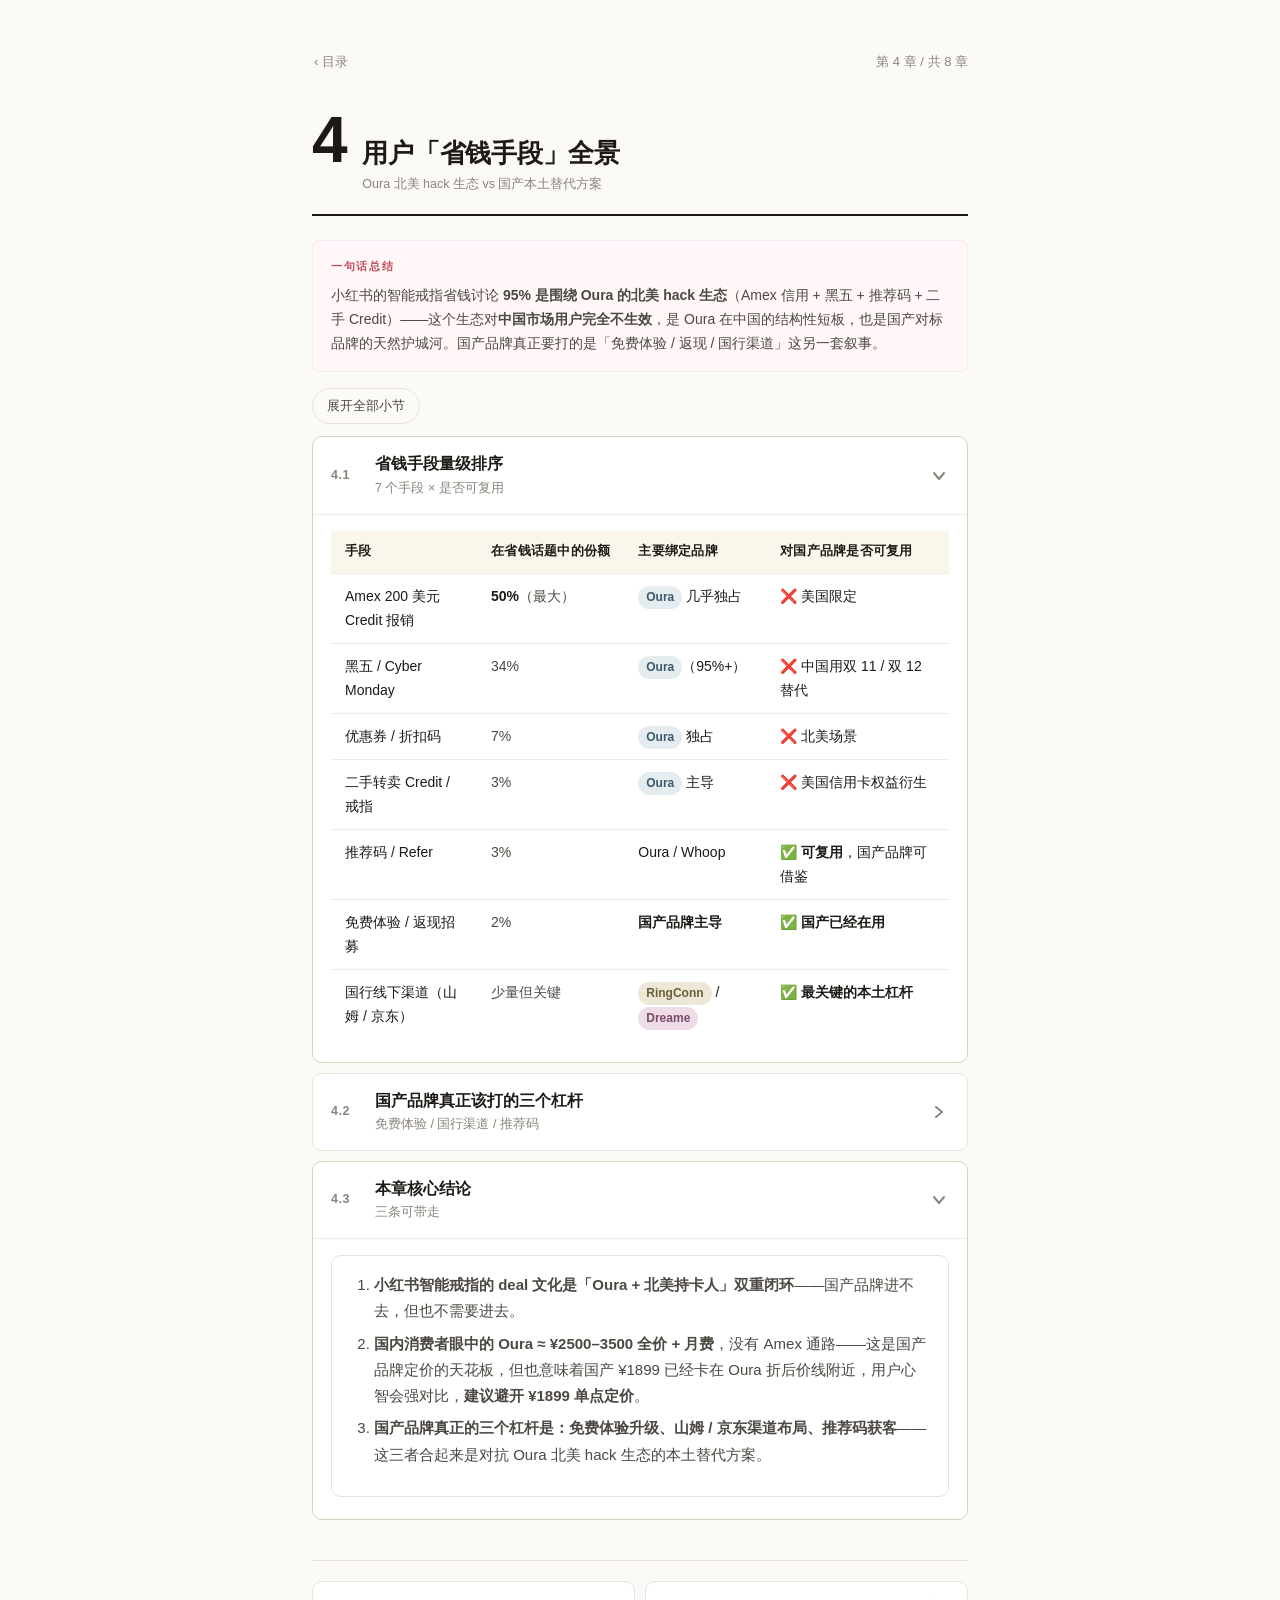
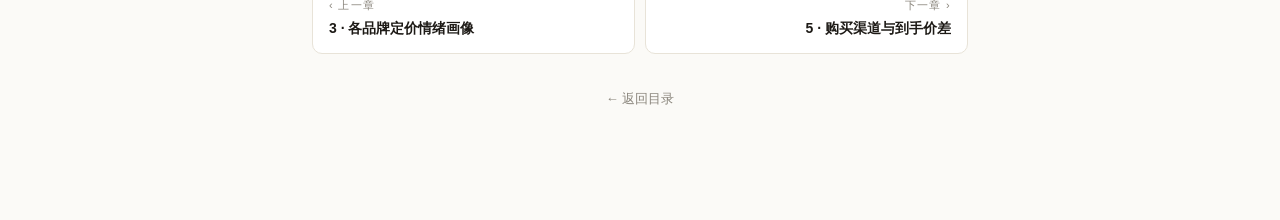
<file: ch-4.html>
<!DOCTYPE html>
<html lang="zh-CN">
<head>
<meta charset="UTF-8">
<meta name="viewport" content="width=device-width, initial-scale=1.0, viewport-fit=cover">
<title>4 · 用户省钱手段全景 — 小红书智能戒指定价参考报告</title>
<link rel="stylesheet" href="styles.css">
</head>
<body>
<div class="page">

  <nav class="topnav">
    <a href="index.html">‹ 目录</a>
    <span class="progress">第 4 章 / 共 8 章</span>
  </nav>

  <header class="ch-head">
    <div class="num">4</div>
    <div class="title">
      <h1>用户「省钱手段」全景</h1>
      <div class="kicker">Oura 北美 hack 生态 vs 国产本土替代方案</div>
    </div>
  </header>

  <div class="insight">
    <div class="label">一句话总结</div>
    <p>小红书的智能戒指省钱讨论 <strong>95% 是围绕 Oura 的北美 hack 生态</strong>（Amex 信用 + 黑五 + 推荐码 + 二手 Credit）——这个生态对<strong>中国市场用户完全不生效</strong>，是 Oura 在中国的结构性短板，也是国产对标品牌的天然护城河。国产品牌真正要打的是「免费体验 / 返现 / 国行渠道」这另一套叙事。</p>
  </div>

  <button class="expand-all" id="expandAll">展开全部小节</button>

  <!-- 4.1 -->
  <details class="sub" open>
    <summary>
      <div class="sub-num">4.1</div>
      <div class="sub-title">
        省钱手段量级排序
        <span class="hint">7 个手段 × 是否可复用</span>
      </div>
      <svg class="chev" viewBox="0 0 20 20" fill="none"><path d="M7 5l6 5-6 5" stroke="currentColor" stroke-width="2" stroke-linecap="round" stroke-linejoin="round"/></svg>
    </summary>
    <div class="sub-body">
      <div class="table-wrap">
        <table class="data">
          <thead>
            <tr><th>手段</th><th>在省钱话题中的份额</th><th>主要绑定品牌</th><th>对国产品牌是否可复用</th></tr>
          </thead>
          <tbody>
            <tr><td>Amex 200 美元 Credit 报销</td><td class="num"><strong>50%</strong>（最大）</td><td><span class="brand oura">Oura</span> 几乎独占</td><td>❌ 美国限定</td></tr>
            <tr><td>黑五 / Cyber Monday</td><td class="num">34%</td><td><span class="brand oura">Oura</span>（95%+）</td><td>❌ 中国用双 11 / 双 12 替代</td></tr>
            <tr><td>优惠券 / 折扣码</td><td class="num">7%</td><td><span class="brand oura">Oura</span> 独占</td><td>❌ 北美场景</td></tr>
            <tr><td>二手转卖 Credit / 戒指</td><td class="num">3%</td><td><span class="brand oura">Oura</span> 主导</td><td>❌ 美国信用卡权益衍生</td></tr>
            <tr><td>推荐码 / Refer</td><td class="num">3%</td><td>Oura / Whoop</td><td>✅ <strong>可复用</strong>，国产品牌可借鉴</td></tr>
            <tr><td>免费体验 / 返现招募</td><td class="num">2%</td><td><strong>国产品牌主导</strong></td><td>✅ <strong>国产已经在用</strong></td></tr>
            <tr><td>国行线下渠道（山姆 / 京东）</td><td class="num">少量但关键</td><td><span class="brand ringconn">RingConn</span> / <span class="brand dreame">Dreame</span></td><td>✅ <strong>最关键的本土杠杆</strong></td></tr>
          </tbody>
        </table>
      </div>
    </div>
  </details>

  <!-- 4.2 -->
  <details class="sub">
    <summary>
      <div class="sub-num">4.2</div>
      <div class="sub-title">
        国产品牌真正该打的三个杠杆
        <span class="hint">免费体验 / 国行渠道 / 推荐码</span>
      </div>
      <svg class="chev" viewBox="0 0 20 20" fill="none"><path d="M7 5l6 5-6 5" stroke="currentColor" stroke-width="2" stroke-linecap="round" stroke-linejoin="round"/></svg>
    </summary>
    <div class="sub-body">

      <div class="subtopic">
        <h5><span class="num">杠杆 ①</span>免费体验 + 返现（已有国产品牌在做）</h5>
        <p>国产品牌已经主动用免费试用对抗 Oura 的 Amex hack，代表案例：</p>
        <ul>
          <li><a href="https://www.xiaohongshu.com/explore/6953a36f000000001e02f197?xsec_token=YBs6JxF61rN1ayzcTn6uWKk2UNxZ8VwNIng2PBN9bXv7w=" target="_blank" rel="noopener">Vitahunt「体验官招募计划」</a>（现象级互动）</li>
          <li><a href="https://www.xiaohongshu.com/explore/69e2dab1000000001a02095e?xsec_token=YBfq2Qv6k3E4YB7hF2L-L4BOwLUmN2p2JYi6WIOPBNy3M=" target="_blank" rel="noopener">Lotus Ring「0 元体验」</a></li>
          <li><a href="https://www.xiaohongshu.com/explore/69ca49d8000000002800878e?xsec_token=YBUPS9e86bnwpNKIz8cRrSYKGmqtzBL1pIyt-Eni-l1BI=" target="_blank" rel="noopener">轻知「60 天达标返现 ¥499」</a></li>
        </ul>
        <div class="insight">
          <div class="label">问题</div>
          <p>这类帖子目前互动率普遍很低（轻知相关帖 100% 落在低互动桶），说明<strong>机制存在但没跑出传播效应</strong>。国产新品需要升级玩法——参考 Oura 撸羊毛达人的"可复制攻略"内容结构，而不是简单发招募帖。</p>
        </div>
      </div>

      <div class="subtopic">
        <h5><span class="num">杠杆 ②</span>国行线下渠道做"信任 hack"</h5>
        <p>购买渠道数据里，<strong>RingConn 在山姆渠道高度集中</strong>（山姆相关帖 100% 是 RingConn）——这是国产戒指中唯一成功的"渠道光环"样本。山姆 / Costco 中国 / 京东自营作为中产信任背书，能把"¥1899 不便宜"的小红书声音中和掉一部分。</p>
        <p><strong>追觅则走高端商场路线</strong>（SKP 体验店），但因为首发从 ¥2599 降到 ¥1499，体验店的"高端调性 + 中端定价"出现错位。</p>
        <p>其他国产品牌（Lotus / 元念 / 轻知 / Vitahunt）几乎没有线下渠道布局，这是国产新品可以直接切入的差异点。</p>
      </div>

      <div class="subtopic">
        <h5><span class="num">杠杆 ③</span>推荐码 / Refer 机制（可复用）</h5>
        <p>Oura 的 refer 是北美 deal hack 中<strong>唯一一个可以被国产完全复用</strong>的机制——不依赖信用卡权益、不依赖节日，只依赖用户社交关系。在智能戒指测评帖下，"求推荐码 / 留我推荐码"是已经被验证的最高频评论话题，说明用户对这套机制有接受度。</p>
        <div class="insight">
          <div class="label">国产落地</div>
          <p>首批种子用户激活推荐码体系，用"你推荐一位好友双方各得 ¥100 优惠"这种简单机制，能显著降低小红书初始获客成本。</p>
        </div>
      </div>

    </div>
  </details>

  <!-- 4.3 -->
  <details class="sub" open>
    <summary>
      <div class="sub-num">4.3</div>
      <div class="sub-title">
        本章核心结论
        <span class="hint">三条可带走</span>
      </div>
      <svg class="chev" viewBox="0 0 20 20" fill="none"><path d="M7 5l6 5-6 5" stroke="currentColor" stroke-width="2" stroke-linecap="round" stroke-linejoin="round"/></svg>
    </summary>
    <div class="sub-body">
      <div class="findings">
        <ol>
          <li><strong>小红书智能戒指的 deal 文化是「Oura + 北美持卡人」双重闭环</strong>——国产品牌进不去，但也不需要进去。</li>
          <li><strong>国内消费者眼中的 Oura ≈ ¥2500–3500 全价 + 月费</strong>，没有 Amex 通路——这是国产品牌定价的天花板，但也意味着国产 ¥1899 已经卡在 Oura 折后价线附近，用户心智会强对比，<strong>建议避开 ¥1899 单点定价</strong>。</li>
          <li><strong>国产品牌真正的三个杠杆是：免费体验升级、山姆 / 京东渠道布局、推荐码获客</strong>——这三者合起来是对抗 Oura 北美 hack 生态的本土替代方案。</li>
        </ol>
      </div>
    </div>
  </details>

  <nav class="pager">
    <a class="prev" href="ch-3.html">
      <span class="dir">‹ 上一章</span>
      <span class="label">3 · 各品牌定价情绪画像</span>
    </a>
    <a class="next" href="ch-5.html">
      <span class="dir">下一章 ›</span>
      <span class="label">5 · 购买渠道与到手价差</span>
    </a>
  </nav>

  <div class="back-to-index"><a href="index.html">← 返回目录</a></div>

</div>

<script>
  const btn = document.getElementById('expandAll');
  const allDetails = document.querySelectorAll('details.sub');
  function sync() {
    const allOpen = [...allDetails].every(d => d.open);
    btn.textContent = allOpen ? '收起全部小节' : '展开全部小节';
  }
  btn.addEventListener('click', () => {
    const allOpen = [...allDetails].every(d => d.open);
    allDetails.forEach(d => d.open = !allOpen);
    sync();
  });
  allDetails.forEach(d => d.addEventListener('toggle', sync));
  sync();
</script>
</body>
</html>
</file>
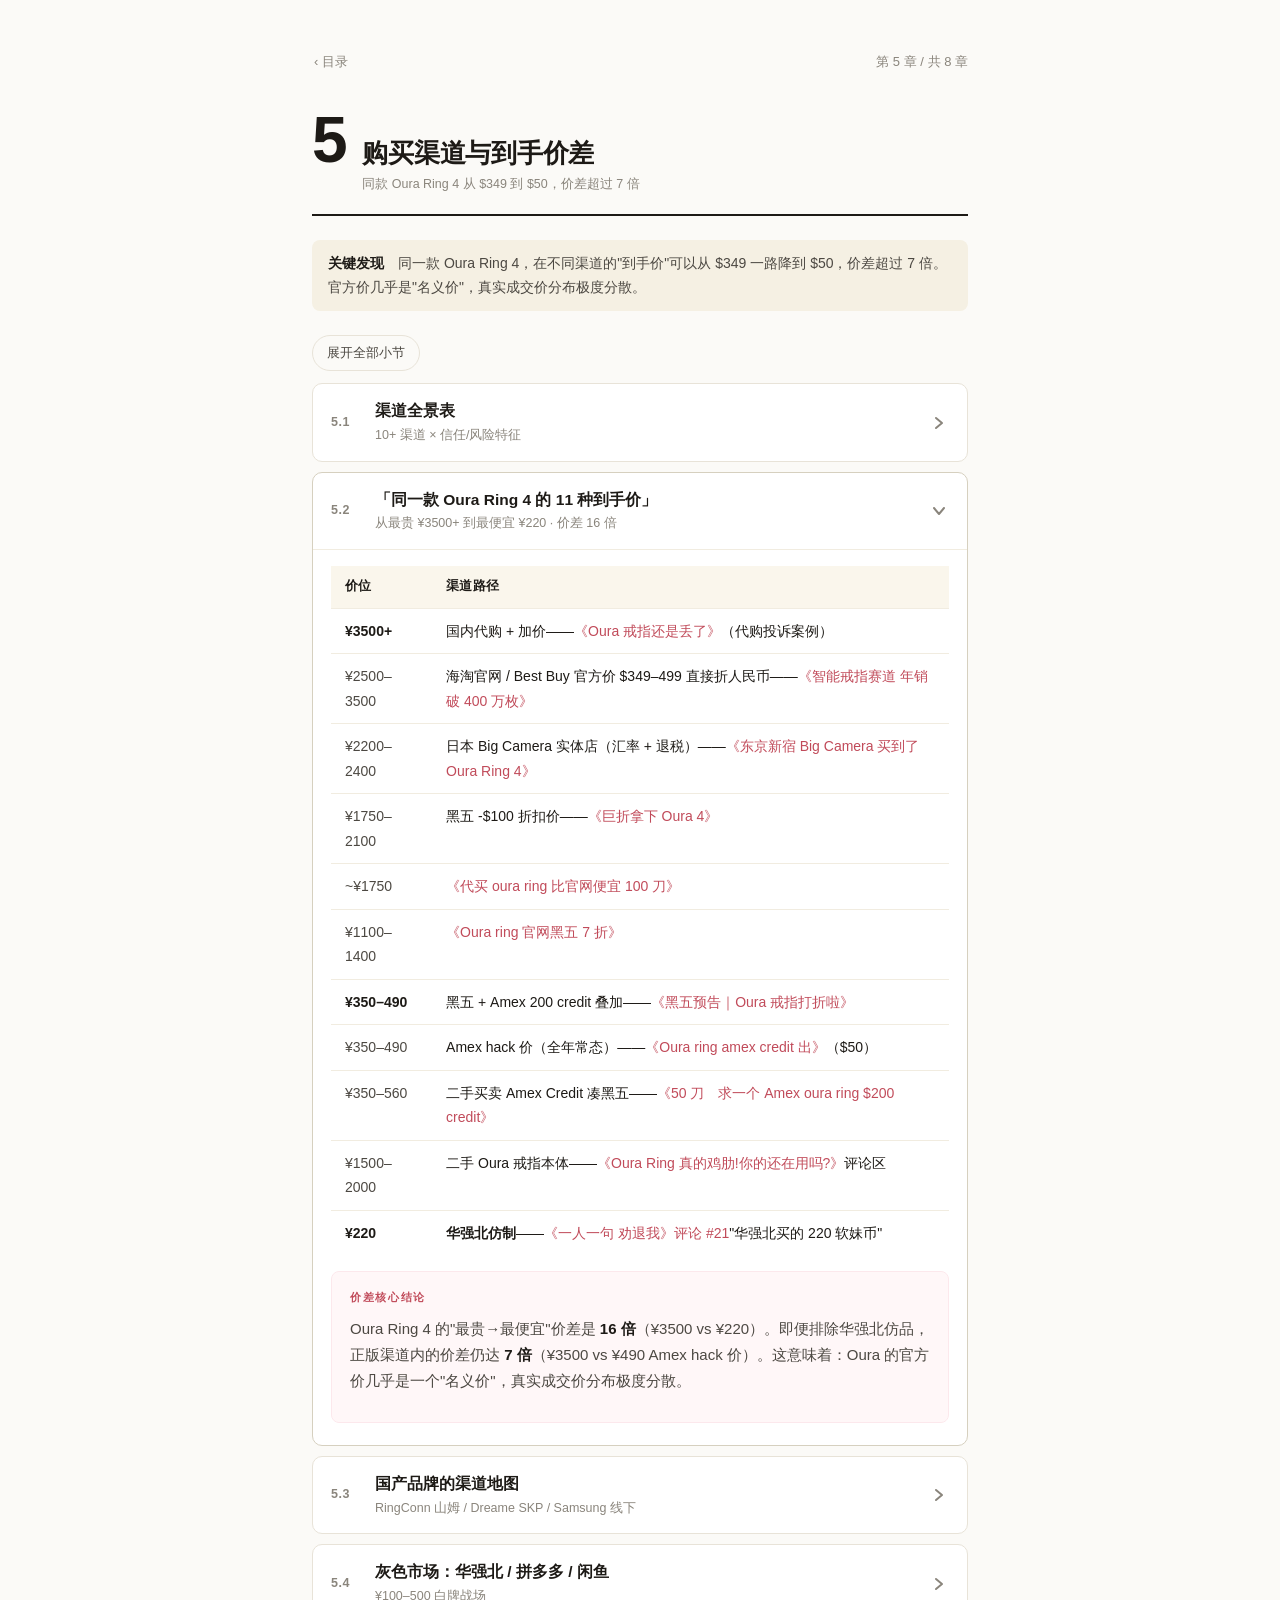
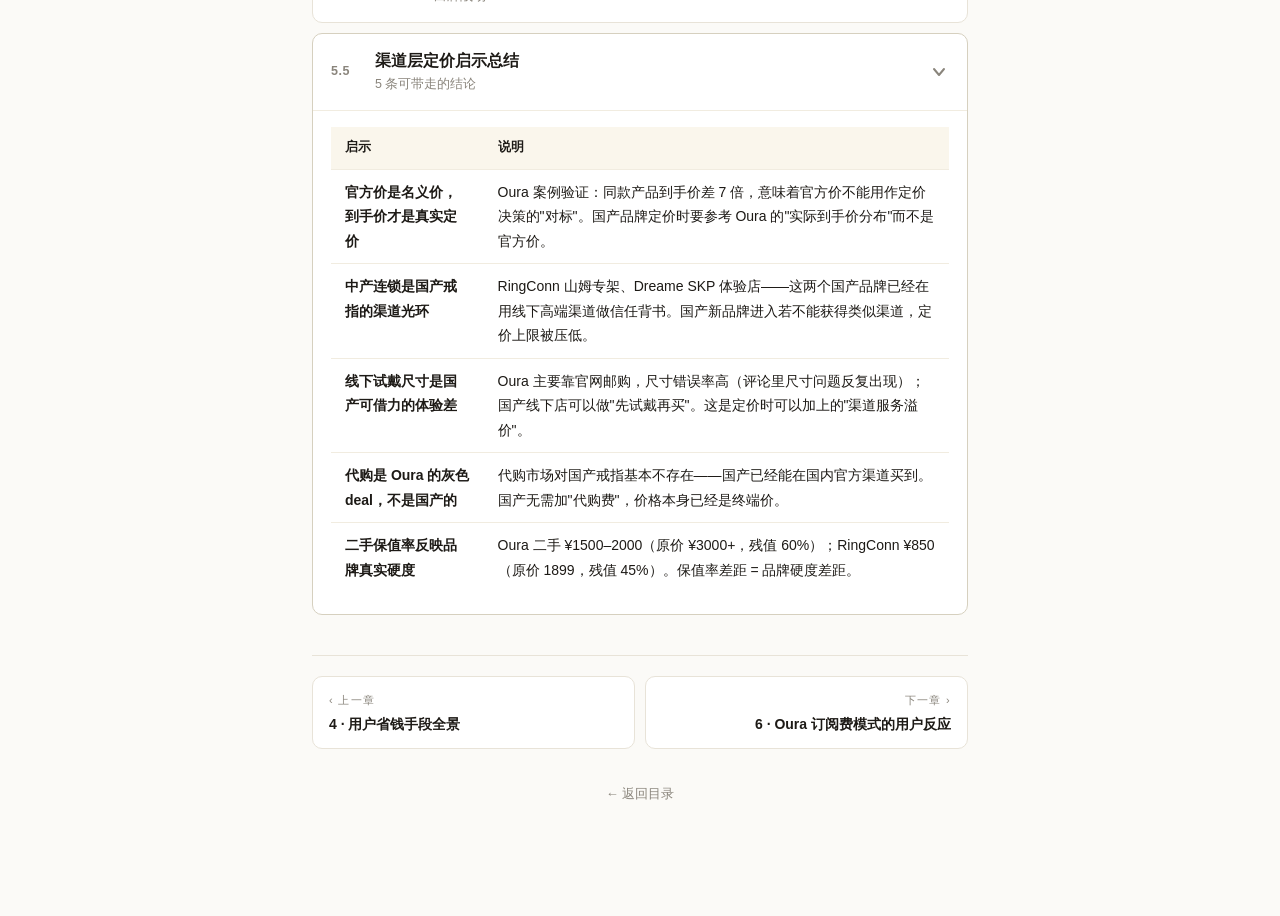
<file: ch-5.html>
<!DOCTYPE html>
<html lang="zh-CN">
<head>
<meta charset="UTF-8">
<meta name="viewport" content="width=device-width, initial-scale=1.0, viewport-fit=cover">
<title>5 · 购买渠道与到手价差 — 小红书智能戒指定价参考报告</title>
<link rel="stylesheet" href="styles.css">
</head>
<body>
<div class="page">

  <nav class="topnav">
    <a href="index.html">‹ 目录</a>
    <span class="progress">第 5 章 / 共 8 章</span>
  </nav>

  <header class="ch-head">
    <div class="num">5</div>
    <div class="title">
      <h1>购买渠道与到手价差</h1>
      <div class="kicker">同款 Oura Ring 4 从 $349 到 $50，价差超过 7 倍</div>
    </div>
  </header>

  <div class="note">
    <strong>关键发现　</strong>同一款 Oura Ring 4，在不同渠道的"到手价"可以从 $349 一路降到 $50，价差超过 7 倍。官方价几乎是"名义价"，真实成交价分布极度分散。
  </div>

  <button class="expand-all" id="expandAll">展开全部小节</button>

  <!-- 5.1 -->
  <details class="sub">
    <summary>
      <div class="sub-num">5.1</div>
      <div class="sub-title">
        渠道全景表
        <span class="hint">10+ 渠道 × 信任/风险特征</span>
      </div>
      <svg class="chev" viewBox="0 0 20 20" fill="none"><path d="M7 5l6 5-6 5" stroke="currentColor" stroke-width="2" stroke-linecap="round" stroke-linejoin="round"/></svg>
    </summary>
    <div class="sub-body">
      <div class="table-wrap">
        <table class="data">
          <thead>
            <tr><th>渠道</th><th>帖数</th><th>主要品牌</th><th>到手价范围</th><th>信任 / 风险</th></tr>
          </thead>
          <tbody>
            <tr><td><strong>Oura 官网</strong>（直购）</td><td class="num">26</td><td>Oura (25/26)</td><td class="num">$349–499 官方价</td><td>最高信任 · 无优惠</td></tr>
            <tr><td>小红书 C 端转卖</td><td class="num">21</td><td>Oura (8) · 无 (7) · RingConn (3) · Dreame (2)</td><td>常 50% off 原价</td><td>中信任 · 二手/Credit 为主</td></tr>
            <tr><td>线下店</td><td class="num">9</td><td>Oura (4) · Dreame (2) · Samsung (2) · RingConn (1)</td><td>官方价（无折扣）</td><td>高信任 · 可试戴尺寸</td></tr>
            <tr><td><strong>华强北</strong></td><td class="num">8</td><td>华强北白牌 (8)</td><td class="num">¥100–500</td><td>极低信任 · 灰色市场</td></tr>
            <tr><td>Amazon</td><td class="num">7</td><td>Oura (4) · 无 (2) · Omni (1)</td><td>官方价 – 促销</td><td>中信任 · 黑五同步</td></tr>
            <tr><td><strong>山姆</strong>（Sam's Club）</td><td class="num">4</td><td><strong>RingConn (4 / 100%)</strong></td><td>与官网 ±10%</td><td>中高信任 · 中产渠道背书</td></tr>
            <tr><td>Best Buy</td><td class="num">4</td><td>Oura (4 / 100%)</td><td>官方价 · 极少打折</td><td>高信任 · 北美</td></tr>
            <tr><td>Costco</td><td class="num"><small>未独立计</small></td><td>Ultrahuman</td><td class="num">$399</td><td>中高信任 · 海外大店</td></tr>
            <tr><td>代购</td><td class="num">2</td><td>Oura (2)</td><td>官方价 + 代购费 ¥100–300</td><td>风险最高 · 有"丢货"案例</td></tr>
            <tr><td>日本实体店</td><td class="num">2</td><td>Oura (2)</td><td>官方价 + 日元便宜 5–10%</td><td>高信任 · 需出境</td></tr>
            <tr><td>京东</td><td class="num">1</td><td>Oura (1)</td><td>海外购官方价</td><td>中信任</td></tr>
          </tbody>
        </table>
      </div>
    </div>
  </details>

  <!-- 5.2 -->
  <details class="sub" open>
    <summary>
      <div class="sub-num">5.2</div>
      <div class="sub-title">
        「同一款 Oura Ring 4 的 11 种到手价」
        <span class="hint">从最贵 ¥3500+ 到最便宜 ¥220 · 价差 16 倍</span>
      </div>
      <svg class="chev" viewBox="0 0 20 20" fill="none"><path d="M7 5l6 5-6 5" stroke="currentColor" stroke-width="2" stroke-linecap="round" stroke-linejoin="round"/></svg>
    </summary>
    <div class="sub-body">
      <div class="table-wrap">
        <table class="data">
          <thead><tr><th>价位</th><th>渠道路径</th></tr></thead>
          <tbody>
            <tr><td class="num"><strong>¥3500+</strong></td><td>国内代购 + 加价——<a href="https://www.xiaohongshu.com/explore/693a3dcb000000001e00fd35?xsec_token=YBbWzdMopea-Vm7qul0tV-3V_kIaACItDwXY-tXyUcKrc=" target="_blank" rel="noopener">《Oura 戒指还是丢了》</a>（代购投诉案例）</td></tr>
            <tr><td class="num">¥2500–3500</td><td>海淘官网 / Best Buy 官方价 $349–499 直接折人民币——<a href="https://www.xiaohongshu.com/explore/698d6c9d000000001a03068a?xsec_token=YB4GuBRlv1RN0SJLPSvpY3V_Qsr73AbYM119kewyn6i8U=" target="_blank" rel="noopener">《智能戒指赛道 年销破 400 万枚》</a></td></tr>
            <tr><td class="num">¥2200–2400</td><td>日本 Big Camera 实体店（汇率 + 退税）——<a href="https://www.xiaohongshu.com/explore/69bffbf4000000002301126b?xsec_token=YBAWjm-d0gx-NDFGVoIpCOuAZLfucX6bnYrrB9Qv6AOII=" target="_blank" rel="noopener">《东京新宿 Big Camera 买到了 Oura Ring 4》</a></td></tr>
            <tr><td class="num">¥1750–2100</td><td>黑五 -$100 折扣价——<a href="https://www.xiaohongshu.com/explore/69221011000000001e00221e?xsec_token=YB2ONHiHy23ESpJbyXO9NMaFSjL8Awr2uQYxemVeBQxSM=" target="_blank" rel="noopener">《巨折拿下 Oura 4》</a></td></tr>
            <tr><td class="num">~¥1750</td><td><a href="https://www.xiaohongshu.com/explore/69d41a03000000001b020b0b?xsec_token=YB4v1Cy-l_Rb44Xd8t5FgKYPpdhc4fmxSRrIXFcPjOwx0=" target="_blank" rel="noopener">《代买 oura ring 比官网便宜 100 刀》</a></td></tr>
            <tr><td class="num">¥1100–1400</td><td><a href="https://www.xiaohongshu.com/explore/692031f7000000001e02cf81?xsec_token=YB2vBbCXKdK7-hQDt8nVUuaL0qGiQLAzk89KITpoutxiI=" target="_blank" rel="noopener">《Oura ring 官网黑五 7 折》</a></td></tr>
            <tr><td class="num"><strong>¥350–490</strong></td><td>黑五 + Amex 200 credit 叠加——<a href="https://www.xiaohongshu.com/explore/691f2c0d000000001e00edd4?xsec_token=YBf9GuzW8zd0pDElSDY9QN7nANSGokaxX5x4RzGfs_KLQ=" target="_blank" rel="noopener">《黑五预告｜Oura 戒指打折啦》</a></td></tr>
            <tr><td class="num">¥350–490</td><td>Amex hack 价（全年常态）——<a href="https://www.xiaohongshu.com/explore/692389f6000000001f00557a?xsec_token=YB-8Asv3nkoENUajzJ1sZCKK9lJwbKzrnhZX9yaZmI9_A=" target="_blank" rel="noopener">《Oura ring amex credit 出》</a>（$50）</td></tr>
            <tr><td class="num">¥350–560</td><td>二手买卖 Amex Credit 凑黑五——<a href="https://www.xiaohongshu.com/explore/692236be000000001e014dc2?xsec_token=YBRpJ08VMeD1_uuvRZeW_mdRfDavwZ0Ft3Cp-WajCb9pA=" target="_blank" rel="noopener">《50 刀　求一个 Amex oura ring $200 credit》</a></td></tr>
            <tr><td class="num">¥1500–2000</td><td>二手 Oura 戒指本体——<a href="https://www.xiaohongshu.com/explore/6959d9b9000000001e00a95b?xsec_token=YB86aFxJRfxOiXGn18YmFiH872wgVnaL55y1p4wqqf7Qs=" target="_blank" rel="noopener">《Oura Ring 真的鸡肋!你的还在用吗?》</a>评论区</td></tr>
            <tr><td class="num"><strong>¥220</strong></td><td><strong>华强北仿制</strong>——<a href="https://www.xiaohongshu.com/explore/692650ca000000001e017e2f?xsec_token=YBgXqAJXklnkQ4HyTRtKi-ec3KMTK9GceDCnL1975X5ZE=" target="_blank" rel="noopener">《一人一句 劝退我》评论 #21</a>"华强北买的 220 软妹币"</td></tr>
          </tbody>
        </table>
      </div>

      <div class="insight">
        <div class="label">价差核心结论</div>
        <p>Oura Ring 4 的"最贵→最便宜"价差是 <strong>16 倍</strong>（¥3500 vs ¥220）。即便排除华强北仿品，正版渠道内的价差仍达 <strong>7 倍</strong>（¥3500 vs ¥490 Amex hack 价）。这意味着：Oura 的官方价几乎是一个"名义价"，真实成交价分布极度分散。</p>
      </div>
    </div>
  </details>

  <!-- 5.3 -->
  <details class="sub">
    <summary>
      <div class="sub-num">5.3</div>
      <div class="sub-title">
        国产品牌的渠道地图
        <span class="hint">RingConn 山姆 / Dreame SKP / Samsung 线下</span>
      </div>
      <svg class="chev" viewBox="0 0 20 20" fill="none"><path d="M7 5l6 5-6 5" stroke="currentColor" stroke-width="2" stroke-linecap="round" stroke-linejoin="round"/></svg>
    </summary>
    <div class="sub-body">

      <div class="subtopic">
        <h5><span class="num">5.3.1</span>RingConn ——「山姆 + 京东 + 小红书 C 端」三足</h5>

        <div class="quote">
          <div class="text">山姆新品!健康管家 Ringconn 智能戒指!</div>
          <div class="cite">
            <a href="https://www.xiaohongshu.com/explore/69bd5f5d00000000210054ce?xsec_token=YBV1mRPD5vHcCUTxOr78noICqWu5EhyFBRsduKlfZ4tc8=" target="_blank" rel="noopener">《山姆新品! 健康管家 Ringconn 智能戒指!》</a>（现象级帖）
          </div>
        </div>

        <div class="quote">
          <div class="text">谁懂啊!山姆的戒指 2.5kg（吐槽包装超大，但好的是"山姆的"自带可信度）</div>
          <div class="cite">
            <a href="https://www.xiaohongshu.com/explore/69e184df000000001d01ab36?xsec_token=YBNMU9w1crr-U20SL7mgXB7e93JA_1GZJRQg_GhMmFYoc=" target="_blank" rel="noopener">《谁懂啊!山姆的戒指 2.5kg》</a>
          </div>
        </div>

        <div class="insight">
          <div class="label">RingConn 的山姆策略</div>
          <p>国产戒指里<strong>唯一在山姆有专架的品牌</strong>。山姆作为中产连锁渠道，对未知品牌有强背书效应。这是 RingConn 与其他国产品牌的最大渠道差异。</p>
          <p><strong>启示</strong>：山姆 / 盒马 / Costco 中国是国产戒指最关键的"信任 hack"渠道。¥1899 在小红书可能被骂"贵"，但放在山姆货架上，价格被"渠道光环"消化掉一部分。</p>
        </div>
      </div>

      <div class="subtopic">
        <h5><span class="num">5.3.2</span>Dreame ——「线下品牌店 + SKP / 鹰巢」高端定位</h5>

        <div class="quote">
          <div class="text">追觅戒指线下体验店鹰巢数码 SKP 店</div>
          <div class="cite">
            <a href="https://www.xiaohongshu.com/explore/69b6247f000000002102f5d3?xsec_token=YBEwJL0TIX5JHlQ_GyfOCCq5Xnk4WwbdsDT06QOJZFn7U=" target="_blank" rel="noopener">《追觅戒指线下体验店鹰巢数码 SKP 店》</a>
          </div>
        </div>

        <div class="insight">
          <div class="label">Dreame 的渠道反差</div>
          <p>在 SKP 这类高端商场开线下店是为了支持"2599 元高定"的品牌叙事；但<strong>首发价砍到 1499 元后，SKP 店反而显得"不上不下"</strong>——高端调性 + 中端价格的错位是 Dreame 当前最大的定位混乱。</p>
        </div>
      </div>

      <div class="subtopic">
        <h5><span class="num">5.3.3</span>Samsung ——「线下店 + 售后投诉」</h5>

        <div class="quote">
          <div class="text">三星 galaxy ring 充放电异常售后推诿，慎入</div>
          <div class="cite">
            <a href="https://www.xiaohongshu.com/explore/69aeb06b000000002203a3c3?xsec_token=YBQC4ZEetEZG6cUpP4O6CravARh1lTGdyl8dU7YRr1T4o=" target="_blank" rel="noopener">《三星 galaxy ring 售后推诿》</a>（负面）
          </div>
        </div>

        <p>三星在中国不卖 Galaxy Ring（需海淘），线下投诉案例反而塑造负面口碑——<strong>国产对标若进入北美三星生态对手位置，售后体系是关键</strong>。</p>
      </div>

    </div>
  </details>

  <!-- 5.4 -->
  <details class="sub">
    <summary>
      <div class="sub-num">5.4</div>
      <div class="sub-title">
        灰色市场：华强北 / 拼多多 / 闲鱼
        <span class="hint">¥100–500 白牌战场</span>
      </div>
      <svg class="chev" viewBox="0 0 20 20" fill="none"><path d="M7 5l6 5-6 5" stroke="currentColor" stroke-width="2" stroke-linecap="round" stroke-linejoin="round"/></svg>
    </summary>
    <div class="sub-body">
      <div class="quote">
        <div class="text">逛了一圈华强北，彻底被震撼了!</div>
        <div class="cite">
          <a href="https://www.xiaohongshu.com/explore/69a25988000000001d0276d8?xsec_token=YBu9IO5vUgxPA1WdanQYzyl98lE2RAM9_y04XbleHqtcM=" target="_blank" rel="noopener">《逛了一圈华强北，彻底被震撼了!》</a>（现象级帖）
        </div>
      </div>

      <h4>华强北的真实价格（从评论拼出）</h4>
      <ul>
        <li><strong>¥100–180</strong>：基础款仿 Oura（无血氧，只测步数 / 心率）</li>
        <li><strong>¥220–300</strong>：仿 Oura Ring 4 外观</li>
        <li><strong>¥500</strong>：升级款仿品</li>
      </ul>

      <div class="insight">
        <div class="label">对国产对标 Oura 的启示</div>
        <p><strong>¥500 以下是"白牌战场"，国产正规品牌不要碰</strong>——进入这个区间会自动被视作"华强北一员"，失去品牌溢价空间。</p>
      </div>
    </div>
  </details>

  <!-- 5.5 -->
  <details class="sub" open>
    <summary>
      <div class="sub-num">5.5</div>
      <div class="sub-title">
        渠道层定价启示总结
        <span class="hint">5 条可带走的结论</span>
      </div>
      <svg class="chev" viewBox="0 0 20 20" fill="none"><path d="M7 5l6 5-6 5" stroke="currentColor" stroke-width="2" stroke-linecap="round" stroke-linejoin="round"/></svg>
    </summary>
    <div class="sub-body">
      <div class="table-wrap">
        <table class="data">
          <thead><tr><th>启示</th><th>说明</th></tr></thead>
          <tbody>
            <tr>
              <td><strong>官方价是名义价，到手价才是真实定价</strong></td>
              <td>Oura 案例验证：同款产品到手价差 7 倍，意味着官方价不能用作定价决策的"对标"。国产品牌定价时要参考 Oura 的"实际到手价分布"而不是官方价。</td>
            </tr>
            <tr>
              <td><strong>中产连锁是国产戒指的渠道光环</strong></td>
              <td>RingConn 山姆专架、Dreame SKP 体验店——这两个国产品牌已经在用线下高端渠道做信任背书。国产新品牌进入若不能获得类似渠道，定价上限被压低。</td>
            </tr>
            <tr>
              <td><strong>线下试戴尺寸是国产可借力的体验差</strong></td>
              <td>Oura 主要靠官网邮购，尺寸错误率高（评论里尺寸问题反复出现）；国产线下店可以做"先试戴再买"。这是定价时可以加上的"渠道服务溢价"。</td>
            </tr>
            <tr>
              <td><strong>代购是 Oura 的灰色 deal，不是国产的</strong></td>
              <td>代购市场对国产戒指基本不存在——国产已经能在国内官方渠道买到。国产无需加"代购费"，价格本身已经是终端价。</td>
            </tr>
            <tr>
              <td><strong>二手保值率反映品牌真实硬度</strong></td>
              <td>Oura 二手 ¥1500–2000（原价 ¥3000+，残值 60%）；RingConn ¥850（原价 1899，残值 45%）。保值率差距 = 品牌硬度差距。</td>
            </tr>
          </tbody>
        </table>
      </div>
    </div>
  </details>

  <nav class="pager">
    <a class="prev" href="ch-4.html">
      <span class="dir">‹ 上一章</span>
      <span class="label">4 · 用户省钱手段全景</span>
    </a>
    <a class="next" href="ch-6.html">
      <span class="dir">下一章 ›</span>
      <span class="label">6 · Oura 订阅费模式的用户反应</span>
    </a>
  </nav>

  <div class="back-to-index"><a href="index.html">← 返回目录</a></div>

</div>

<script>
  const btn = document.getElementById('expandAll');
  const allDetails = document.querySelectorAll('details.sub');
  function sync() {
    const allOpen = [...allDetails].every(d => d.open);
    btn.textContent = allOpen ? '收起全部小节' : '展开全部小节';
  }
  btn.addEventListener('click', () => {
    const allOpen = [...allDetails].every(d => d.open);
    allDetails.forEach(d => d.open = !allOpen);
    sync();
  });
  allDetails.forEach(d => d.addEventListener('toggle', sync));
  sync();
</script>
</body>
</html>
</file>
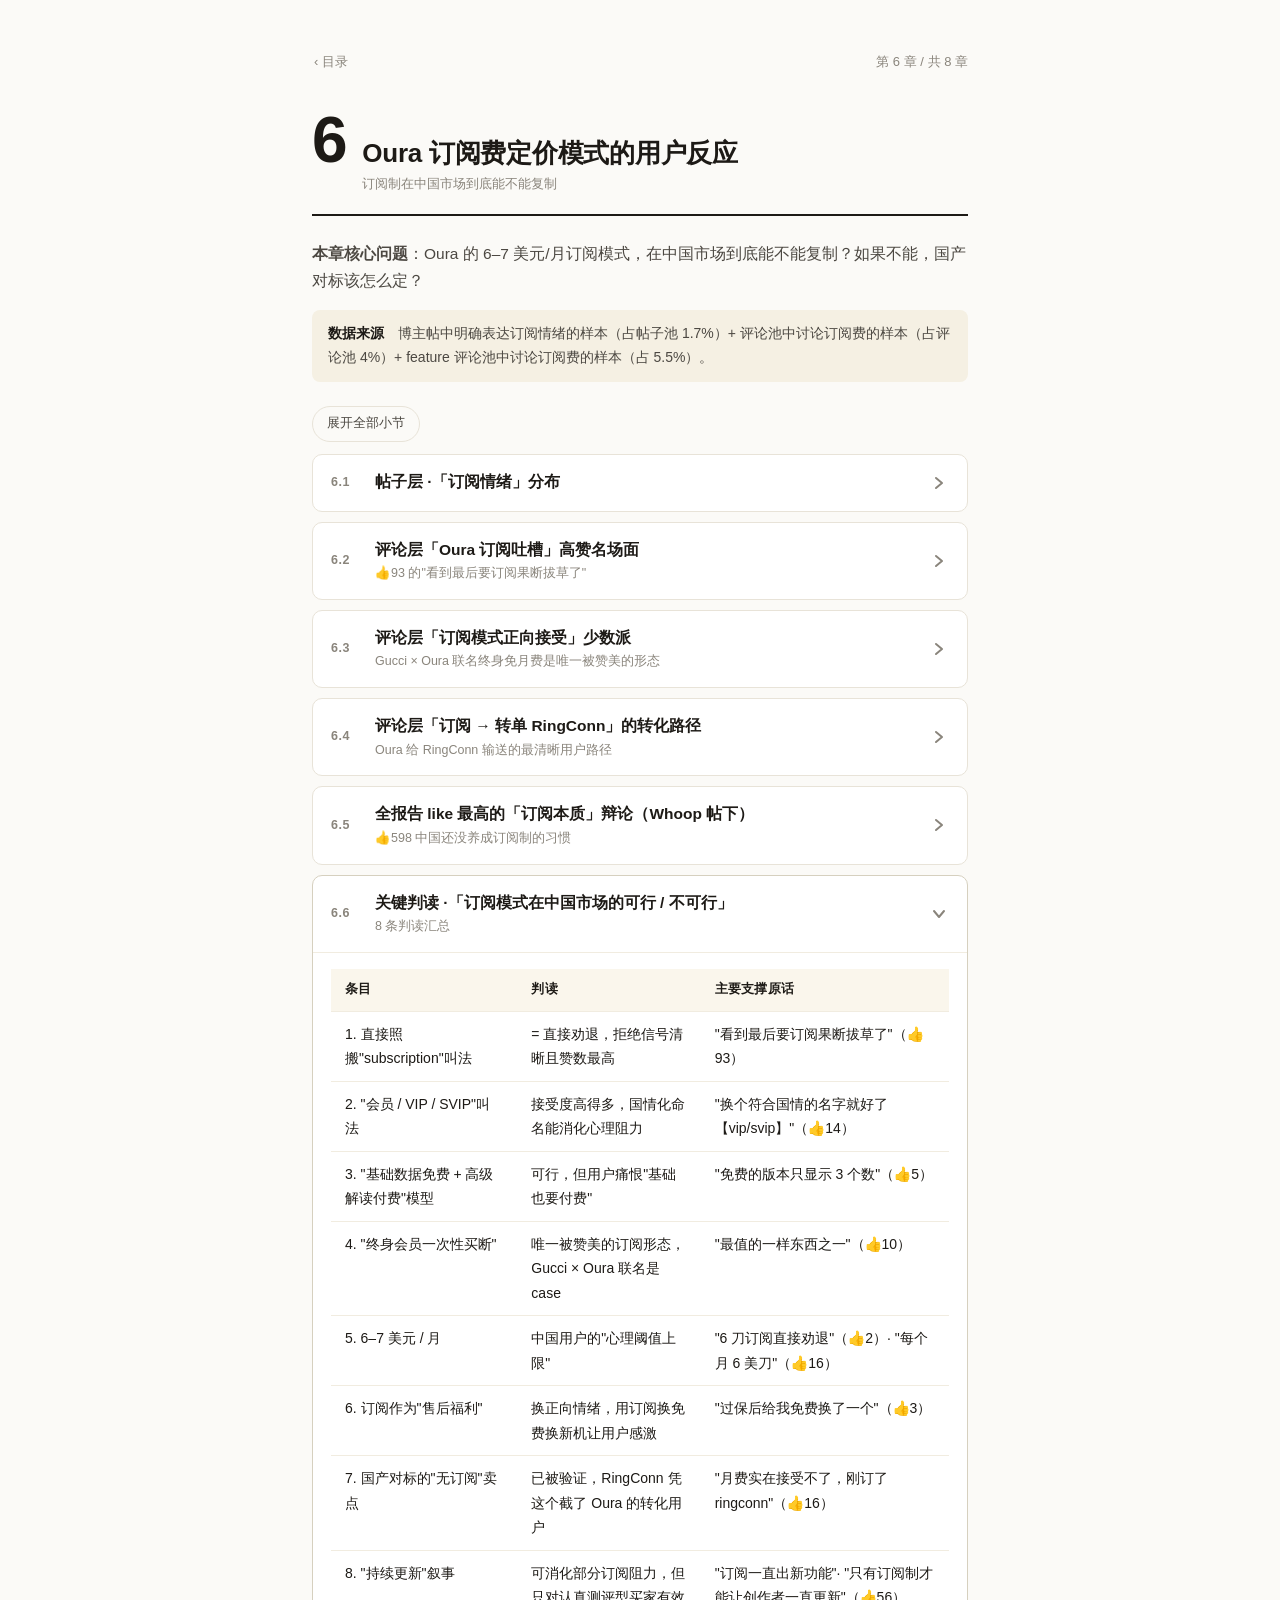
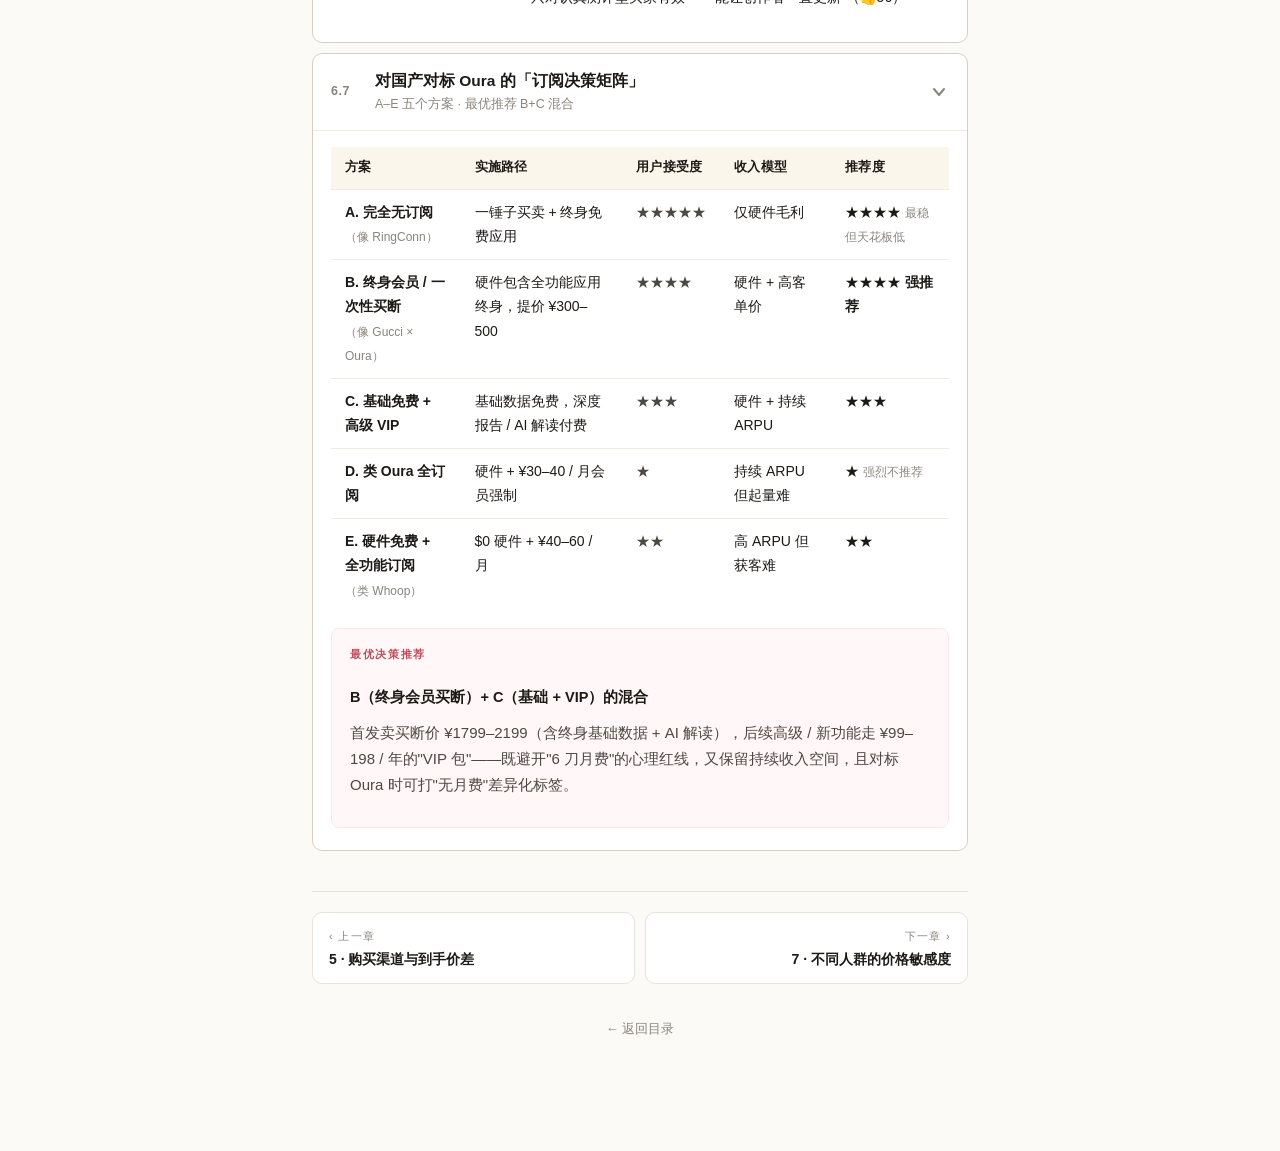
<file: ch-6.html>
<!DOCTYPE html>
<html lang="zh-CN">
<head>
<meta charset="UTF-8">
<meta name="viewport" content="width=device-width, initial-scale=1.0, viewport-fit=cover">
<title>6 · Oura 订阅费模式的用户反应 — 小红书智能戒指定价参考报告</title>
<link rel="stylesheet" href="styles.css">
</head>
<body>
<div class="page">

  <nav class="topnav">
    <a href="index.html">‹ 目录</a>
    <span class="progress">第 6 章 / 共 8 章</span>
  </nav>

  <header class="ch-head">
    <div class="num">6</div>
    <div class="title">
      <h1>Oura 订阅费定价模式的用户反应</h1>
      <div class="kicker">订阅制在中国市场到底能不能复制</div>
    </div>
  </header>

  <p class="ch-intro"><strong>本章核心问题</strong>：Oura 的 6–7 美元/月订阅模式，在中国市场到底能不能复制？如果不能，国产对标该怎么定？</p>

  <div class="note">
    <strong>数据来源　</strong>博主帖中明确表达订阅情绪的样本（占帖子池 1.7%）+ 评论池中讨论订阅费的样本（占评论池 4%）+ feature 评论池中讨论订阅费的样本（占 5.5%）。
  </div>

  <button class="expand-all" id="expandAll">展开全部小节</button>

  <!-- 6.1 -->
  <details class="sub">
    <summary>
      <div class="sub-num">6.1</div>
      <div class="sub-title">
        帖子层 ·「订阅情绪」分布
      </div>
      <svg class="chev" viewBox="0 0 20 20" fill="none"><path d="M7 5l6 5-6 5" stroke="currentColor" stroke-width="2" stroke-linecap="round" stroke-linejoin="round"/></svg>
    </summary>
    <div class="sub-body">
      <div class="table-wrap">
        <table class="data">
          <thead><tr><th>订阅态度</th><th>占比</th></tr></thead>
          <tbody>
            <tr><td>中性接受 / 无评价</td><td class="num">90%</td></tr>
            <tr><td>认可</td><td class="num">7%</td></tr>
            <tr><td><strong>直接劝退（dealbreaker）</strong></td><td class="num"><strong>3%</strong></td></tr>
          </tbody>
        </table>
      </div>
      <p><strong>注意</strong>：帖子层表达订阅情绪的样本很稀疏，低估了真实情绪——评论层的拒绝声音比这个表猛烈得多。</p>
    </div>
  </details>

  <!-- 6.2 -->
  <details class="sub">
    <summary>
      <div class="sub-num">6.2</div>
      <div class="sub-title">
        评论层「Oura 订阅吐槽」高赞名场面
        <span class="hint">👍93 的"看到最后要订阅果断拔草了"</span>
      </div>
      <svg class="chev" viewBox="0 0 20 20" fill="none"><path d="M7 5l6 5-6 5" stroke="currentColor" stroke-width="2" stroke-linecap="round" stroke-linejoin="round"/></svg>
    </summary>
    <div class="sub-body">

      <div class="quote pin">
        <div class="pin-tag">重点原话 · 订阅相关 like 最高</div>
        <div class="text">看到最后要订阅果断拔草了[笑哭R][笑哭R]</div>
        <div class="cite">
          <a href="https://www.xiaohongshu.com/explore/63b0771800000000180129cd" target="_blank" rel="noopener">《Oura ring 使用一年总结 - 强烈推荐》评论 #10</a>
          <span class="meta-sep">·</span><span class="likes">👍 93</span>
          <span class="meta-sep">·</span>认真测评型买家
        </div>
        <p style="font-size:12.5px;color:var(--ink-mute);margin-top:6px;">订阅模式在中国市场最直接的"购买终止信号"：博主辛辛苦苦写一年使用心得发"强烈推荐"，评论区最高赞却是"看到订阅就拔草"。</p>
      </div>

      <div class="quote">
        <div class="text">苹果不要 subscription，oura 连基本数据都要 subscription[doge]</div>
        <div class="cite">
          <a href="https://www.xiaohongshu.com/explore/68d540f0000000001202cfa0" target="_blank" rel="noopener">《Apple Watch vs Oura Ring｜真实睡眠数据》评论 #23</a>
          <span class="meta-sep">·</span><span class="likes">👍 72</span>
        </div>
      </div>

      <div class="quote">
        <div class="text">要会员+没有中文应用　劝退 95%[doge]</div>
        <div class="cite">
          <a href="https://www.xiaohongshu.com/explore/68355c6e000000000f033358" target="_blank" rel="noopener">《智能戒指 Oura ring 使用体验》评论 #105</a>
          <span class="meta-sep">·</span><span class="likes">👍 54</span>
        </div>
      </div>

      <div class="quote pin">
        <div class="pin-tag">重点原话</div>
        <div class="text">oura 观望了一段时间了，月费实在接受不了，刚订了 ringconn</div>
        <div class="cite">
          <a href="https://www.xiaohongshu.com/explore/66eb614e000000000c01a7e2" target="_blank" rel="noopener">《买 oura ring 还是等苹果》评论 #22</a>
          <span class="meta-sep">·</span><span class="likes">👍 16</span>
          <span class="meta-sep">·</span>认真测评型买家
        </div>
        <p style="font-size:12.5px;color:var(--ink-mute);margin-top:6px;">月费 → 转单 RingConn 的清晰用户路径，国产品牌争取 Oura 转化用户的"经典剧本"。</p>
      </div>

      <div class="quote">
        <div class="text">还有个没说[doge]Oura Ring 需要每个月交 6 美刀的会费[doge]</div>
        <div class="cite">
          <a href="https://www.xiaohongshu.com/explore/671467e3000000002401aee0" target="_blank" rel="noopener">《三星 / Oura 谁是智能戒指的一哥》评论 #5</a>
          <span class="meta-sep">·</span><span class="likes">👍 16</span>
        </div>
      </div>

      <div class="quote">
        <div class="text">6 刀订阅直接劝退</div>
        <div class="cite">
          <a href="https://www.xiaohongshu.com/explore/671467e3000000002401aee0" target="_blank" rel="noopener">《三星 / Oura 谁是智能戒指的一哥》评论 #4</a>
          <span class="meta-sep">·</span><span class="likes">👍 2</span>
        </div>
      </div>

      <div class="quote">
        <div class="text">这玩意每个月还有会费……</div>
        <div class="cite">
          <a href="https://www.xiaohongshu.com/explore/68d540f0000000001202cfa0" target="_blank" rel="noopener">《Apple Watch vs Oura Ring》评论 #60</a>
          <span class="meta-sep">·</span><span class="likes">👍 7</span>
        </div>
      </div>

      <div class="quote">
        <div class="text">等过段时间就是"智商税"了，断联，电池设计问题，每个月还扣几美金[笑哭R]</div>
        <div class="cite">
          <a href="https://www.xiaohongshu.com/explore/68c8b3e9000000001b03fbb1" target="_blank" rel="noopener">《Ouraring4，这一刻突然觉得买的不是智商税》评论 #20</a>
          <span class="meta-sep">·</span><span class="likes">👍 6</span>
          <span class="meta-sep">·</span>智商税派
        </div>
      </div>

      <div class="quote">
        <div class="text">免费的版本就会只显示 3 个数然后不给任何解析[笑哭R]只显示 睡眠 score readiness score 和 运动 score（直接揭露不付费的体验缩水）</div>
        <div class="cite">
          <a href="https://www.xiaohongshu.com/explore/697ee6b50000000021030f73?xsec_token=YBLbXLWGPCe8A_bXpLE2Ku7xWZl__GAGgLQKD7EpJ98dY=" target="_blank" rel="noopener">《Oura ring 测评 vs Apple Watch》评论 #64</a>
          <span class="meta-sep">·</span><span class="likes">👍 5</span>
        </div>
      </div>

      <div class="quote pin">
        <div class="pin-tag">重点原话</div>
        <div class="text">唯一劝退就是月费跟吸血鬼一样</div>
        <div class="cite">
          <a href="https://www.xiaohongshu.com/explore/68166525000000000900fa53" target="_blank" rel="noopener">《Oura Ring 实测》评论 #18</a>
          <span class="meta-sep">·</span><span class="likes">👍 4</span>
        </div>
      </div>

      <div class="quote">
        <div class="text">Oura 缺点是有些数据不和 health 共享，比如 HRV，就是 push 你买它的 subscription</div>
        <div class="cite">
          <a href="https://www.xiaohongshu.com/explore/697ee6b50000000021030f73?xsec_token=YBLbXLWGPCe8A_bXpLE2Ku7xWZl__GAGgLQKD7EpJ98dY=" target="_blank" rel="noopener">《Oura ring 测评 vs Apple Watch》评论 #46</a>
          <span class="meta-sep">·</span><span class="likes">👍 3</span>
        </div>
      </div>

      <div class="quote">
        <div class="text">oura ring 月费太贵了实在（在 RingConn 测评帖下，作为转单理由）</div>
        <div class="cite">
          <a href="https://www.xiaohongshu.com/explore/665d22350000000016012d68" target="_blank" rel="noopener">《为什么我选择 Ring Conn 智能戒指》评论 #14</a>
          <span class="meta-sep">·</span><span class="likes">👍 3</span>
        </div>
      </div>

    </div>
  </details>

  <!-- 6.3 -->
  <details class="sub">
    <summary>
      <div class="sub-num">6.3</div>
      <div class="sub-title">
        评论层「订阅模式正向接受」少数派
        <span class="hint">Gucci × Oura 联名终身免月费是唯一被赞美的形态</span>
      </div>
      <svg class="chev" viewBox="0 0 20 20" fill="none"><path d="M7 5l6 5-6 5" stroke="currentColor" stroke-width="2" stroke-linecap="round" stroke-linejoin="round"/></svg>
    </summary>
    <div class="sub-body">

      <div class="quote">
        <div class="text">哈哈哈买 gucci 合作版就不用了[偷笑R]（高端联名版终身免月费，变成"省钱+面子"双合一）</div>
        <div class="cite">
          <a href="https://www.xiaohongshu.com/explore/63b0771800000000180129cd" target="_blank" rel="noopener">《Oura ring 使用一年总结》评论 #11</a>
          <span class="meta-sep">·</span><span class="likes">👍 16</span>
        </div>
      </div>

      <div class="quote pin">
        <div class="pin-tag">重点原话</div>
        <div class="text">#oura 和 gucci 联名那款终身免月费，我觉得是我买过最值的一样东西之一</div>
        <div class="cite">
          <a href="https://www.xiaohongshu.com/explore/697ee6b50000000021030f73?xsec_token=YBLbXLWGPCe8A_bXpLE2Ku7xWZl__GAGgLQKD7EpJ98dY=" target="_blank" rel="noopener">《Oura ring 测评 vs Apple Watch》评论 #17</a>
          <span class="meta-sep">·</span><span class="likes">👍 10</span>
          <span class="meta-sep">·</span>认真测评型买家
        </div>
        <p style="font-size:12.5px;color:var(--ink-mute);margin-top:6px;">Oura 用户对订阅模式正向化的唯一可靠路径：把订阅打包进高端联名一次性付清。这种"打包卖断 + 隐藏订阅"的策略对国产品牌完全可借鉴。</p>
      </div>

      <div class="quote">
        <div class="text">他们订阅比戒指本身更赚钱　我的 3 超过了质保时间一点　找客服还是给我免费换了一个（用订阅"换免费维修"算账）</div>
        <div class="cite">
          <a href="https://www.xiaohongshu.com/explore/68c1d3ee000000001c03cb8f" target="_blank" rel="noopener">《Oura ring 4 用了快一年，免费换新》评论 #49</a>
          <span class="meta-sep">·</span><span class="likes">👍 3</span>
          <span class="meta-sep">·</span>已购老用户
        </div>
      </div>

      <div class="quote">
        <div class="text">订阅一直出新功能，特别好。</div>
        <div class="cite">
          <a href="https://www.xiaohongshu.com/explore/692650ca000000001e017e2f?xsec_token=YBgXqAJXklnkQ4HyTRtKi-ec3KMTK9GceDCnL1975X5ZE=" target="_blank" rel="noopener">《一人一句 劝退我》评论 #61</a>
          <span class="meta-sep">·</span>认真测评型买家
        </div>
      </div>

    </div>
  </details>

  <!-- 6.4 -->
  <details class="sub">
    <summary>
      <div class="sub-num">6.4</div>
      <div class="sub-title">
        评论层「订阅 → 转单 RingConn」的转化路径
        <span class="hint">Oura 给 RingConn 输送的最清晰用户路径</span>
      </div>
      <svg class="chev" viewBox="0 0 20 20" fill="none"><path d="M7 5l6 5-6 5" stroke="currentColor" stroke-width="2" stroke-linecap="round" stroke-linejoin="round"/></svg>
    </summary>
    <div class="sub-body">

      <div class="quote">
        <div class="text">亚马逊上有两个价格，一个 289，一个 429（免 subscription 的）请问买哪个比较好?如果用 289 的会不会应用上很多功能用不了?</div>
        <div class="cite">
          <a href="https://www.xiaohongshu.com/explore/68f80141000000000302c142?xsec_token=YB0dW0ihc2QP8v5bUqPUFeir3O2-RGNjqzPHtZWVKVA78=" target="_blank" rel="noopener">《🇨🇦试试 Ringconn Gen 2 Air》评论 #19</a>
          <span class="meta-sep">·</span><span class="likes">👍 3</span>
        </div>
      </div>

      <div class="quote">
        <div class="text">Oura 的订阅积少成多……不如看看 #ultrahuman（转向同类无订阅的国际品牌）</div>
        <div class="cite">
          <a href="https://www.xiaohongshu.com/explore/66eb614e000000000c01a7e2" target="_blank" rel="noopener">《买 oura ring 还是等苹果》评论 #19</a>
          <span class="meta-sep">·</span><span class="likes">👍 3</span>
        </div>
      </div>

      <div class="quote">
        <div class="text">ring corn 吧，起码不用订阅</div>
        <div class="cite">
          <a href="https://www.xiaohongshu.com/explore/692650ca000000001e017e2f?xsec_token=YBgXqAJXklnkQ4HyTRtKi-ec3KMTK9GceDCnL1975X5ZE=" target="_blank" rel="noopener">《一人一句 劝退我》评论 #102</a>
          <span class="meta-sep">·</span><span class="likes">👍 3</span>
        </div>
      </div>

    </div>
  </details>

  <!-- 6.5 -->
  <details class="sub">
    <summary>
      <div class="sub-num">6.5</div>
      <div class="sub-title">
        全报告 like 最高的「订阅本质」辩论（Whoop 帖下）
        <span class="hint">👍598 中国还没养成订阅制的习惯</span>
      </div>
      <svg class="chev" viewBox="0 0 20 20" fill="none"><path d="M7 5l6 5-6 5" stroke="currentColor" stroke-width="2" stroke-linecap="round" stroke-linejoin="round"/></svg>
    </summary>
    <div class="sub-body">
      <p>来自 <a href="https://www.xiaohongshu.com/explore/6961f483000000001a02a377?xsec_token=YB2mSuoXgn2kD1Kz_-qJTCBZkH34q2fZ8DSmXTy2MwjwY=" target="_blank" rel="noopener">《一个没有屏幕的黑带子，凭什么估值 36 亿美金》</a>（现象级 9046 like）：</p>

      <div class="quote">
        <div class="text">人还是厌恶失去的 hh，而且国内的确还没养成订阅制的习惯</div>
        <div class="cite">评论 #11<span class="meta-sep">·</span><span class="likes">👍 598</span></div>
      </div>

      <div class="quote">
        <div class="text">[doge]国内不用养成订阅制的习惯，换个符合国情的名字就好了【vip/svip】。</div>
        <div class="cite">评论 #42<span class="meta-sep">·</span><span class="likes">👍 14</span></div>
      </div>

      <div class="quote">
        <div class="text">可是如果是买断制的话，未来没有增量，就永远不会更新了，只有订阅制才能让创作者有钱一直能更新下去</div>
        <div class="cite">评论 #14<span class="meta-sep">·</span><span class="likes">👍 56</span></div>
      </div>
    </div>
  </details>

  <!-- 6.6 -->
  <details class="sub" open>
    <summary>
      <div class="sub-num">6.6</div>
      <div class="sub-title">
        关键判读 ·「订阅模式在中国市场的可行 / 不可行」
        <span class="hint">8 条判读汇总</span>
      </div>
      <svg class="chev" viewBox="0 0 20 20" fill="none"><path d="M7 5l6 5-6 5" stroke="currentColor" stroke-width="2" stroke-linecap="round" stroke-linejoin="round"/></svg>
    </summary>
    <div class="sub-body">
      <div class="table-wrap">
        <table class="data">
          <thead><tr><th>条目</th><th>判读</th><th>主要支撑原话</th></tr></thead>
          <tbody>
            <tr>
              <td>1. 直接照搬"subscription"叫法</td>
              <td>= 直接劝退，拒绝信号清晰且赞数最高</td>
              <td>"看到最后要订阅果断拔草了"（👍93）</td>
            </tr>
            <tr>
              <td>2. "会员 / VIP / SVIP"叫法</td>
              <td>接受度高得多，国情化命名能消化心理阻力</td>
              <td>"换个符合国情的名字就好了【vip/svip】"（👍14）</td>
            </tr>
            <tr>
              <td>3. "基础数据免费 + 高级解读付费"模型</td>
              <td>可行，但用户痛恨"基础也要付费"</td>
              <td>"免费的版本只显示 3 个数"（👍5）</td>
            </tr>
            <tr>
              <td>4. "终身会员一次性买断"</td>
              <td>唯一被赞美的订阅形态，Gucci × Oura 联名是 case</td>
              <td>"最值的一样东西之一"（👍10）</td>
            </tr>
            <tr>
              <td>5. 6–7 美元 / 月</td>
              <td>中国用户的"心理阈值上限"</td>
              <td>"6 刀订阅直接劝退"（👍2）· "每个月 6 美刀"（👍16）</td>
            </tr>
            <tr>
              <td>6. 订阅作为"售后福利"</td>
              <td>换正向情绪，用订阅换免费换新机让用户感激</td>
              <td>"过保后给我免费换了一个"（👍3）</td>
            </tr>
            <tr>
              <td>7. 国产对标的"无订阅"卖点</td>
              <td>已被验证，RingConn 凭这个截了 Oura 的转化用户</td>
              <td>"月费实在接受不了，刚订了 ringconn"（👍16）</td>
            </tr>
            <tr>
              <td>8. "持续更新"叙事</td>
              <td>可消化部分订阅阻力，但只对认真测评型买家有效</td>
              <td>"订阅一直出新功能"· "只有订阅制才能让创作者一直更新"（👍56）</td>
            </tr>
          </tbody>
        </table>
      </div>
    </div>
  </details>

  <!-- 6.7 -->
  <details class="sub" open>
    <summary>
      <div class="sub-num">6.7</div>
      <div class="sub-title">
        对国产对标 Oura 的「订阅决策矩阵」
        <span class="hint">A–E 五个方案 · 最优推荐 B+C 混合</span>
      </div>
      <svg class="chev" viewBox="0 0 20 20" fill="none"><path d="M7 5l6 5-6 5" stroke="currentColor" stroke-width="2" stroke-linecap="round" stroke-linejoin="round"/></svg>
    </summary>
    <div class="sub-body">
      <div class="table-wrap">
        <table class="data">
          <thead><tr><th>方案</th><th>实施路径</th><th>用户接受度</th><th>收入模型</th><th>推荐度</th></tr></thead>
          <tbody>
            <tr><td><strong>A. 完全无订阅</strong><br><small>（像 RingConn）</small></td><td>一锤子买卖 + 终身免费应用</td><td class="num">★★★★★</td><td>仅硬件毛利</td><td>★★★★ <small>最稳但天花板低</small></td></tr>
            <tr><td><strong>B. 终身会员 / 一次性买断</strong><br><small>（像 Gucci × Oura）</small></td><td>硬件包含全功能应用终身，提价 ¥300–500</td><td class="num">★★★★</td><td>硬件 + 高客单价</td><td>★★★★ <strong>强推荐</strong></td></tr>
            <tr><td><strong>C. 基础免费 + 高级 VIP</strong></td><td>基础数据免费，深度报告 / AI 解读付费</td><td class="num">★★★</td><td>硬件 + 持续 ARPU</td><td>★★★</td></tr>
            <tr><td><strong>D. 类 Oura 全订阅</strong></td><td>硬件 + ¥30–40 / 月会员强制</td><td class="num">★</td><td>持续 ARPU 但起量难</td><td>★ <small>强烈不推荐</small></td></tr>
            <tr><td><strong>E. 硬件免费 + 全功能订阅</strong><br><small>（类 Whoop）</small></td><td>$0 硬件 + ¥40–60 / 月</td><td class="num">★★</td><td>高 ARPU 但获客难</td><td>★★</td></tr>
          </tbody>
        </table>
      </div>

      <div class="insight">
        <div class="label">最优决策推荐</div>
        <h4>B（终身会员买断）+ C（基础 + VIP）的混合</h4>
        <p>首发卖买断价 ¥1799–2199（含终身基础数据 + AI 解读），后续高级 / 新功能走 ¥99–198 / 年的"VIP 包"——既避开"6 刀月费"的心理红线，又保留持续收入空间，且对标 Oura 时可打"无月费"差异化标签。</p>
      </div>
    </div>
  </details>

  <nav class="pager">
    <a class="prev" href="ch-5.html">
      <span class="dir">‹ 上一章</span>
      <span class="label">5 · 购买渠道与到手价差</span>
    </a>
    <a class="next" href="ch-7.html">
      <span class="dir">下一章 ›</span>
      <span class="label">7 · 不同人群的价格敏感度</span>
    </a>
  </nav>

  <div class="back-to-index"><a href="index.html">← 返回目录</a></div>

</div>

<script>
  const btn = document.getElementById('expandAll');
  const allDetails = document.querySelectorAll('details.sub');
  function sync() {
    const allOpen = [...allDetails].every(d => d.open);
    btn.textContent = allOpen ? '收起全部小节' : '展开全部小节';
  }
  btn.addEventListener('click', () => {
    const allOpen = [...allDetails].every(d => d.open);
    allDetails.forEach(d => d.open = !allOpen);
    sync();
  });
  allDetails.forEach(d => d.addEventListener('toggle', sync));
  sync();
</script>
</body>
</html>
</file>
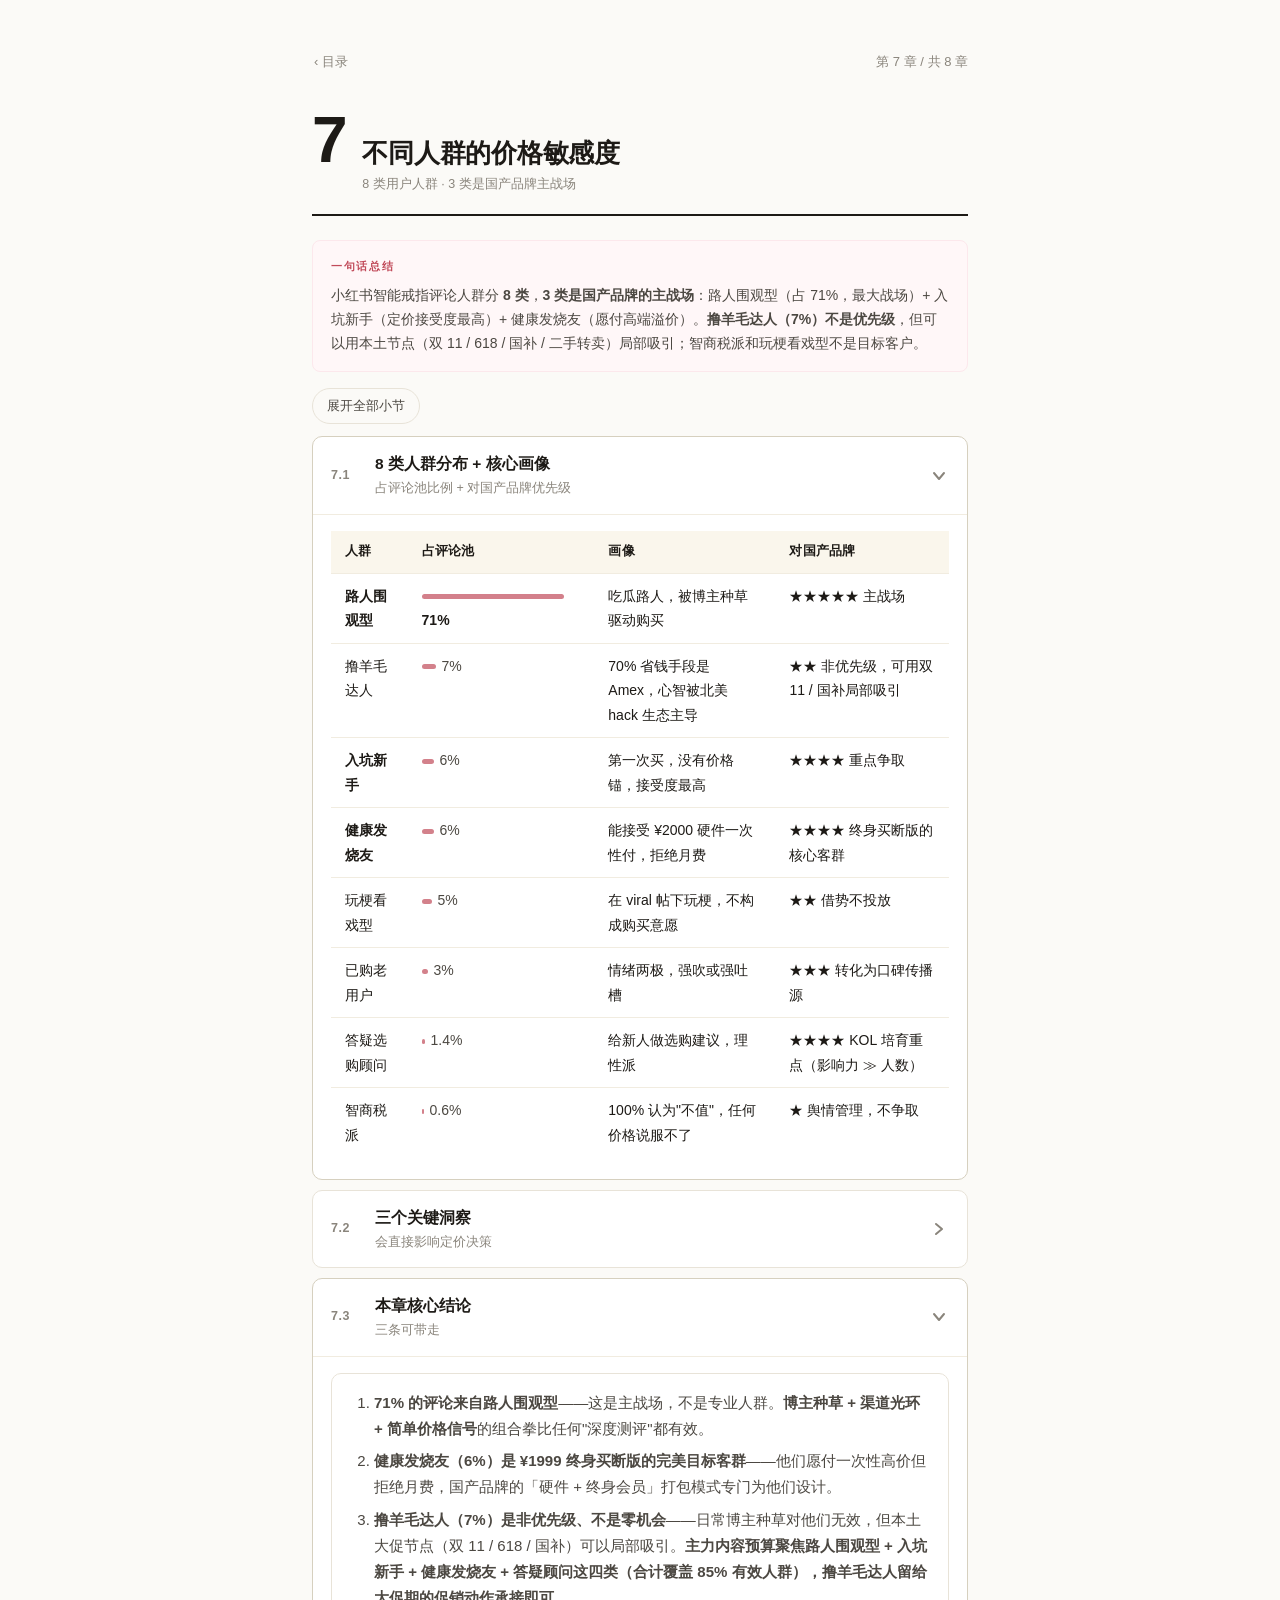
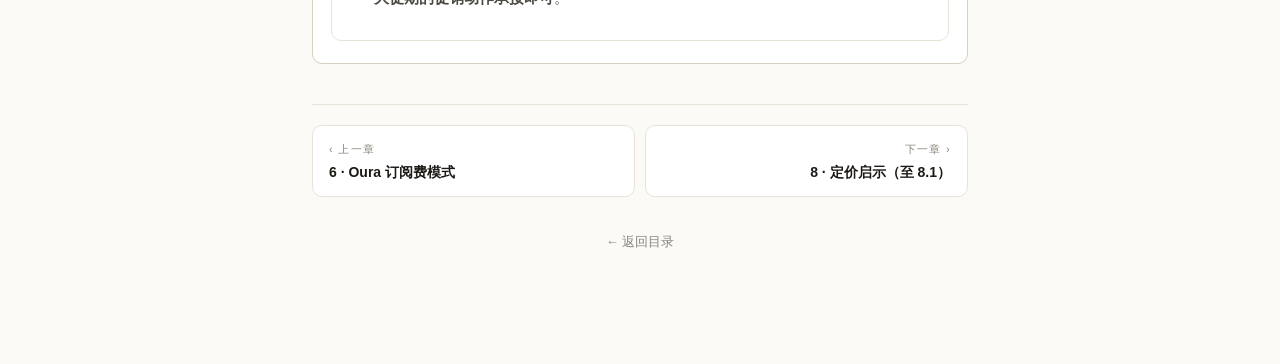
<file: ch-7.html>
<!DOCTYPE html>
<html lang="zh-CN">
<head>
<meta charset="UTF-8">
<meta name="viewport" content="width=device-width, initial-scale=1.0, viewport-fit=cover">
<title>7 · 不同人群的价格敏感度 — 小红书智能戒指定价参考报告</title>
<link rel="stylesheet" href="styles.css">
</head>
<body>
<div class="page">

  <nav class="topnav">
    <a href="index.html">‹ 目录</a>
    <span class="progress">第 7 章 / 共 8 章</span>
  </nav>

  <header class="ch-head">
    <div class="num">7</div>
    <div class="title">
      <h1>不同人群的价格敏感度</h1>
      <div class="kicker">8 类用户人群 · 3 类是国产品牌主战场</div>
    </div>
  </header>

  <div class="insight">
    <div class="label">一句话总结</div>
    <p>小红书智能戒指评论人群分 <strong>8 类</strong>，<strong>3 类是国产品牌的主战场</strong>：路人围观型（占 71%，最大战场）+ 入坑新手（定价接受度最高）+ 健康发烧友（愿付高端溢价）。<strong>撸羊毛达人（7%）不是优先级</strong>，但可以用本土节点（双 11 / 618 / 国补 / 二手转卖）局部吸引；智商税派和玩梗看戏型不是目标客户。</p>
  </div>

  <button class="expand-all" id="expandAll">展开全部小节</button>

  <!-- 7.1 -->
  <details class="sub" open>
    <summary>
      <div class="sub-num">7.1</div>
      <div class="sub-title">
        8 类人群分布 + 核心画像
        <span class="hint">占评论池比例 + 对国产品牌优先级</span>
      </div>
      <svg class="chev" viewBox="0 0 20 20" fill="none"><path d="M7 5l6 5-6 5" stroke="currentColor" stroke-width="2" stroke-linecap="round" stroke-linejoin="round"/></svg>
    </summary>
    <div class="sub-body">
      <div class="table-wrap">
        <table class="data">
          <thead>
            <tr><th>人群</th><th>占评论池</th><th>画像</th><th>对国产品牌</th></tr>
          </thead>
          <tbody>
            <tr><td><strong>路人围观型</strong></td><td class="num"><span class="pct-bar" style="width:142px;"></span><strong>71%</strong></td><td>吃瓜路人，被博主种草驱动购买</td><td>★★★★★ 主战场</td></tr>
            <tr><td>撸羊毛达人</td><td class="num"><span class="pct-bar" style="width:14px;"></span>7%</td><td>70% 省钱手段是 Amex，心智被北美 hack 生态主导</td><td>★★ 非优先级，可用双 11 / 国补局部吸引</td></tr>
            <tr><td><strong>入坑新手</strong></td><td class="num"><span class="pct-bar" style="width:12px;"></span>6%</td><td>第一次买，没有价格锚，接受度最高</td><td>★★★★ 重点争取</td></tr>
            <tr><td><strong>健康发烧友</strong></td><td class="num"><span class="pct-bar" style="width:12px;"></span>6%</td><td>能接受 ¥2000 硬件一次性付，拒绝月费</td><td>★★★★ 终身买断版的核心客群</td></tr>
            <tr><td>玩梗看戏型</td><td class="num"><span class="pct-bar" style="width:10px;"></span>5%</td><td>在 viral 帖下玩梗，不构成购买意愿</td><td>★★ 借势不投放</td></tr>
            <tr><td>已购老用户</td><td class="num"><span class="pct-bar" style="width:6px;"></span>3%</td><td>情绪两极，强吹或强吐槽</td><td>★★★ 转化为口碑传播源</td></tr>
            <tr><td>答疑选购顾问</td><td class="num"><span class="pct-bar" style="width:3px;"></span>1.4%</td><td>给新人做选购建议，理性派</td><td>★★★★ KOL 培育重点（影响力 ≫ 人数）</td></tr>
            <tr><td>智商税派</td><td class="num"><span class="pct-bar" style="width:2px;"></span>0.6%</td><td>100% 认为"不值"，任何价格说服不了</td><td>★ 舆情管理，不争取</td></tr>
          </tbody>
        </table>
      </div>
    </div>
  </details>

  <!-- 7.2 -->
  <details class="sub">
    <summary>
      <div class="sub-num">7.2</div>
      <div class="sub-title">
        三个关键洞察
        <span class="hint">会直接影响定价决策</span>
      </div>
      <svg class="chev" viewBox="0 0 20 20" fill="none"><path d="M7 5l6 5-6 5" stroke="currentColor" stroke-width="2" stroke-linecap="round" stroke-linejoin="round"/></svg>
    </summary>
    <div class="sub-body">

      <div class="subtopic">
        <h5><span class="num">洞察 ①</span>健康发烧友是"一次性高价"的核心客群</h5>
        <p>健康发烧友在"值不值"上最两极——<strong>48% 觉得值，26% 觉得不值</strong>（在所有人群中对"值"的比例最高）；同时他们最高频的吐槽是「我能接受贵，但是我不能接受月费」（👍12）。</p>
        <div class="insight">
          <div class="label">含义</div>
          <p>他们能接受 ¥1500–2200 的硬件价，但拒绝月费——<strong>¥1999 终身买断版是专门为这群人设计的必杀技</strong>。</p>
        </div>
      </div>

      <div class="subtopic">
        <h5><span class="num">洞察 ②</span>入坑新手没有价格锚，是国产最容易攻下的人群</h5>
        <p>入坑新手没用过 Oura，没有 Amex，不懂北美 hack 生态。他们的典型提问是「现在 249，怎么样还能更便宜?」<strong>他们眼中的国产 ¥1499 / ¥1799 没有比较对象</strong>——这是从 0 到 1 建立国产品牌心智的最佳切入人群。</p>
        <div class="insight">
          <div class="label">含义</div>
          <p>国产品牌在小红书的<strong>主力内容战场应该瞄准入坑新手</strong>（第一次买戒指的人），而不是去跟 Oura 的已购用户抢份额。</p>
        </div>
      </div>

      <div class="subtopic">
        <h5><span class="num">洞察 ③</span>撸羊毛达人是非优先级人群，但不是零机会</h5>
        <p>撸羊毛达人群体有两个特征：70% 的省钱行为围绕 Amex 200 Credit；但他们的购买立场里 <strong>41% 还在"评估中"</strong>，并非全部锁定 Oura——说明这群人本质是<strong>"哪里有 deal 去哪里"</strong>，不是"忠于 Oura"。典型评论「我们来想买的，但是我没有 amex 白金卡，减不了 200。瞬间就觉得不香了，不买了!」展示的是 <strong>Amex 失效时流失</strong> 的行为，不是<strong>只认 Oura</strong> 的品牌忠诚。</p>

        <p><strong>所以结论需要分层</strong>：</p>
        <ul>
          <li><strong>日常博主种草 / 品牌广告对他们无效</strong>——不要把主力内容预算投在这群人身上。</li>
          <li><strong>但本土 deal 窗口对他们有效</strong>——双 11 / 618 / 国补 15% / 年度大促 / 二手戒指转卖等场景，能吸引部分"无 Amex 可撸"的中国撸羊毛达人转向国产选项。</li>
          <li><strong>这层人群的评估需要观察信号</strong>——样本量相对小，以上判断来自评论层的行为模式和立场分布，后续建议跟踪双 11 / 618 期间国产戒指在这群人评论里的出现情况。</li>
        </ul>

        <div class="insight">
          <div class="label">行动建议</div>
          <p>把撸羊毛达人从"主力投放目标"降级为"大促期间的机会目标"，主力内容预算仍然聚焦路人围观型 + 入坑新手 + 健康发烧友。</p>
        </div>
      </div>

    </div>
  </details>

  <!-- 7.3 -->
  <details class="sub" open>
    <summary>
      <div class="sub-num">7.3</div>
      <div class="sub-title">
        本章核心结论
        <span class="hint">三条可带走</span>
      </div>
      <svg class="chev" viewBox="0 0 20 20" fill="none"><path d="M7 5l6 5-6 5" stroke="currentColor" stroke-width="2" stroke-linecap="round" stroke-linejoin="round"/></svg>
    </summary>
    <div class="sub-body">
      <div class="findings">
        <ol>
          <li><strong>71% 的评论来自路人围观型</strong>——这是主战场，不是专业人群。<strong>博主种草 + 渠道光环 + 简单价格信号</strong>的组合拳比任何"深度测评"都有效。</li>
          <li><strong>健康发烧友（6%）是 ¥1999 终身买断版的完美目标客群</strong>——他们愿付一次性高价但拒绝月费，国产品牌的「硬件 + 终身会员」打包模式专门为他们设计。</li>
          <li><strong>撸羊毛达人（7%）是非优先级、不是零机会</strong>——日常博主种草对他们无效，但本土大促节点（双 11 / 618 / 国补）可以局部吸引。<strong>主力内容预算聚焦路人围观型 + 入坑新手 + 健康发烧友 + 答疑顾问这四类（合计覆盖 85% 有效人群），撸羊毛达人留给大促期的促销动作承接即可</strong>。</li>
        </ol>
      </div>
    </div>
  </details>

  <nav class="pager">
    <a class="prev" href="ch-6.html">
      <span class="dir">‹ 上一章</span>
      <span class="label">6 · Oura 订阅费模式</span>
    </a>
    <a class="next" href="ch-8.html">
      <span class="dir">下一章 ›</span>
      <span class="label">8 · 定价启示（至 8.1）</span>
    </a>
  </nav>

  <div class="back-to-index"><a href="index.html">← 返回目录</a></div>

</div>

<script>
  const btn = document.getElementById('expandAll');
  const allDetails = document.querySelectorAll('details.sub');
  function sync() {
    const allOpen = [...allDetails].every(d => d.open);
    btn.textContent = allOpen ? '收起全部小节' : '展开全部小节';
  }
  btn.addEventListener('click', () => {
    const allOpen = [...allDetails].every(d => d.open);
    allDetails.forEach(d => d.open = !allOpen);
    sync();
  });
  allDetails.forEach(d => d.addEventListener('toggle', sync));
  sync();
</script>
</body>
</html>
</file>
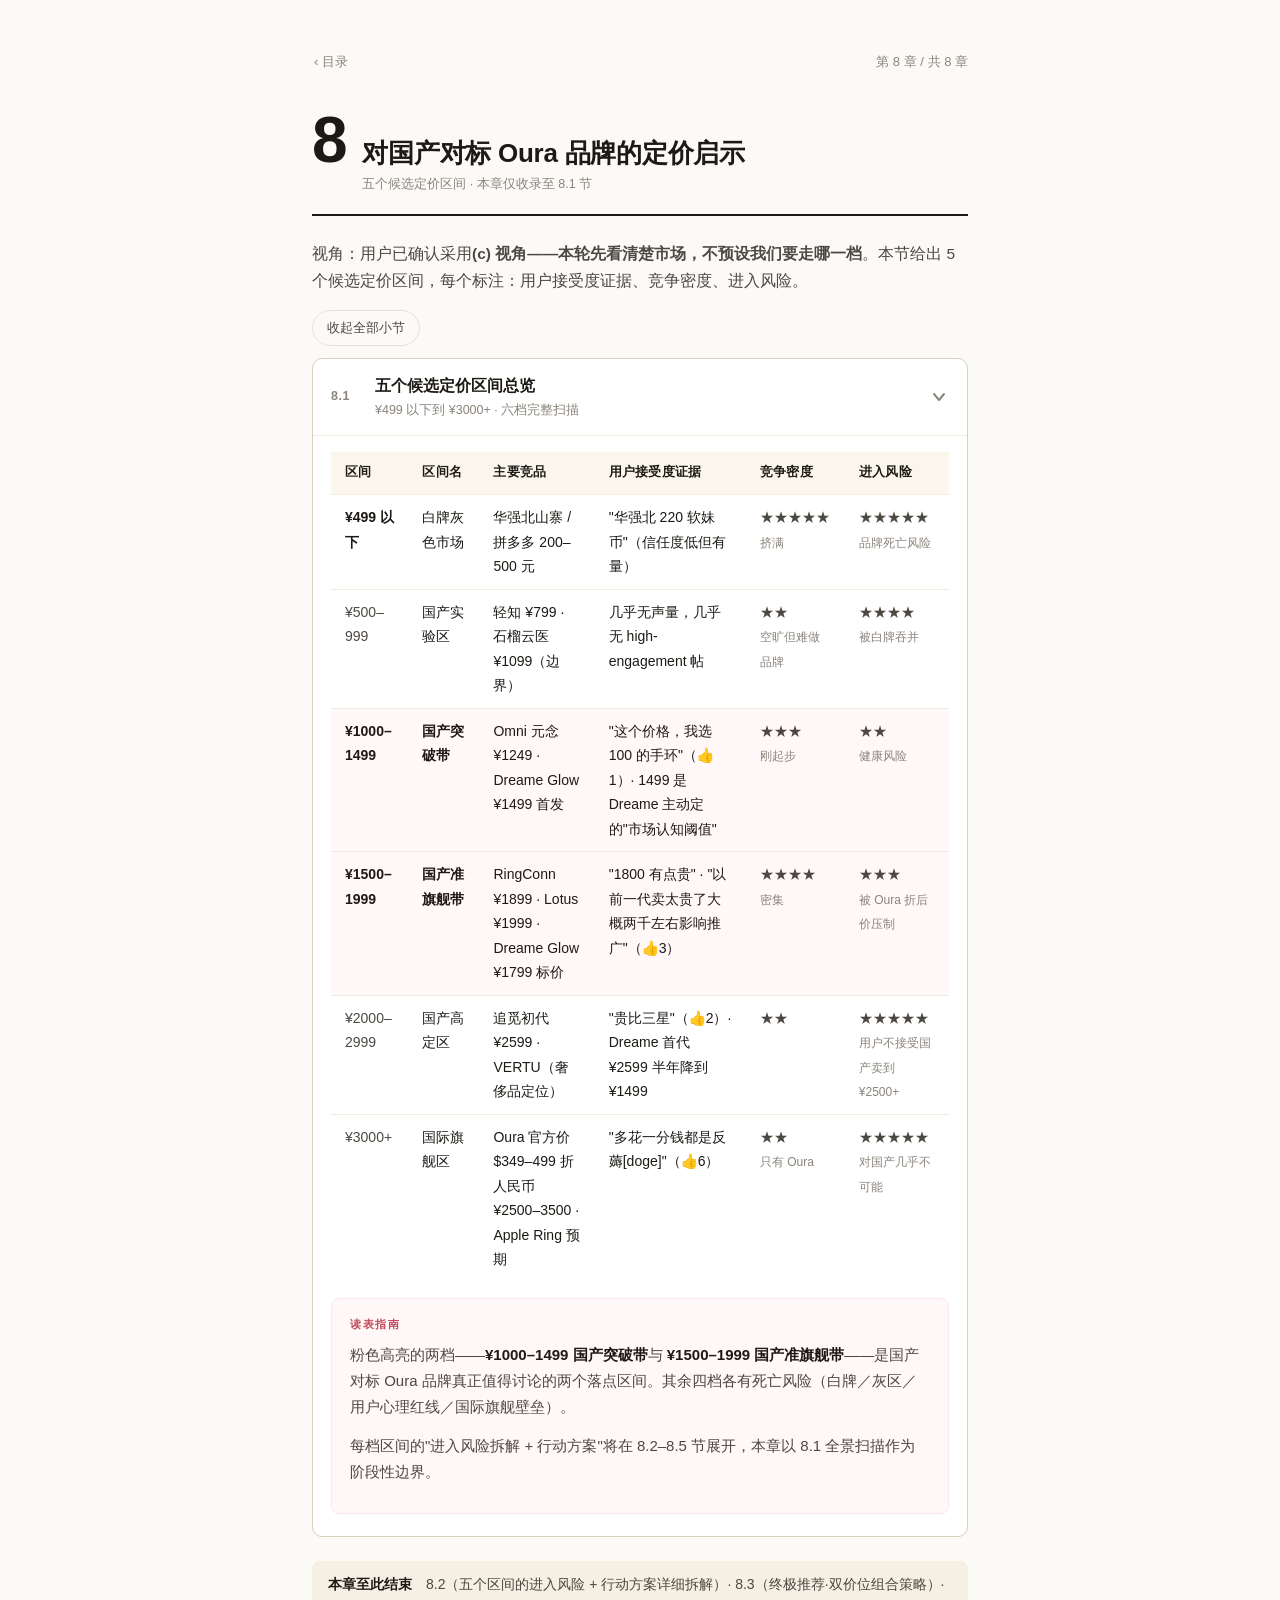
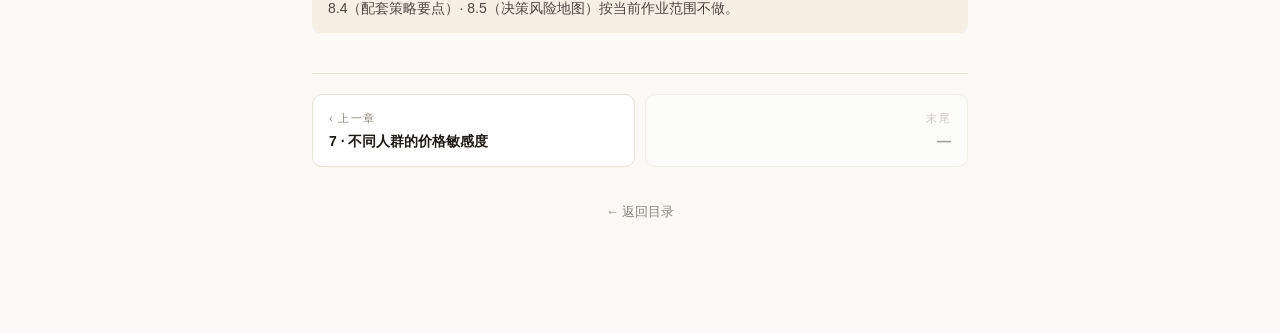
<file: ch-8.html>
<!DOCTYPE html>
<html lang="zh-CN">
<head>
<meta charset="UTF-8">
<meta name="viewport" content="width=device-width, initial-scale=1.0, viewport-fit=cover">
<title>8 · 对国产对标 Oura 品牌的定价启示 — 小红书智能戒指定价参考报告</title>
<link rel="stylesheet" href="styles.css">
</head>
<body>
<div class="page">

  <nav class="topnav">
    <a href="index.html">‹ 目录</a>
    <span class="progress">第 8 章 / 共 8 章</span>
  </nav>

  <header class="ch-head">
    <div class="num">8</div>
    <div class="title">
      <h1>对国产对标 Oura 品牌的定价启示</h1>
      <div class="kicker">五个候选定价区间 · 本章仅收录至 8.1 节</div>
    </div>
  </header>

  <p class="ch-intro">视角：用户已确认采用<strong>(c) 视角——本轮先看清楚市场，不预设我们要走哪一档</strong>。本节给出 5 个候选定价区间，每个标注：用户接受度证据、竞争密度、进入风险。</p>

  <button class="expand-all" id="expandAll">展开全部小节</button>

  <!-- 8.1 -->
  <details class="sub" open>
    <summary>
      <div class="sub-num">8.1</div>
      <div class="sub-title">
        五个候选定价区间总览
        <span class="hint">¥499 以下到 ¥3000+ · 六档完整扫描</span>
      </div>
      <svg class="chev" viewBox="0 0 20 20" fill="none"><path d="M7 5l6 5-6 5" stroke="currentColor" stroke-width="2" stroke-linecap="round" stroke-linejoin="round"/></svg>
    </summary>
    <div class="sub-body">
      <div class="table-wrap">
        <table class="data">
          <thead>
            <tr><th>区间</th><th>区间名</th><th>主要竞品</th><th>用户接受度证据</th><th>竞争密度</th><th>进入风险</th></tr>
          </thead>
          <tbody>
            <tr>
              <td class="num"><strong>¥499 以下</strong></td>
              <td>白牌灰色市场</td>
              <td>华强北山寨 / 拼多多 200–500 元</td>
              <td>"华强北 220 软妹币"（信任度低但有量）</td>
              <td class="num">★★★★★<br><small>挤满</small></td>
              <td class="num">★★★★★<br><small>品牌死亡风险</small></td>
            </tr>
            <tr>
              <td class="num">¥500–999</td>
              <td>国产实验区</td>
              <td>轻知 ¥799 · 石榴云医 ¥1099（边界）</td>
              <td>几乎无声量，几乎无 high-engagement 帖</td>
              <td class="num">★★<br><small>空旷但难做品牌</small></td>
              <td class="num">★★★★<br><small>被白牌吞并</small></td>
            </tr>
            <tr style="background:#fff7f8;">
              <td class="num"><strong>¥1000–1499</strong></td>
              <td><strong>国产突破带</strong></td>
              <td>Omni 元念 ¥1249 · Dreame Glow ¥1499 首发</td>
              <td>"这个价格，我选 100 的手环"（👍1）· 1499 是 Dreame 主动定的"市场认知阈值"</td>
              <td class="num">★★★<br><small>刚起步</small></td>
              <td class="num">★★<br><small>健康风险</small></td>
            </tr>
            <tr style="background:#fff7f8;">
              <td class="num"><strong>¥1500–1999</strong></td>
              <td><strong>国产准旗舰带</strong></td>
              <td>RingConn ¥1899 · Lotus ¥1999 · Dreame Glow ¥1799 标价</td>
              <td>"1800 有点贵" · "以前一代卖太贵了大概两千左右影响推广"（👍3）</td>
              <td class="num">★★★★<br><small>密集</small></td>
              <td class="num">★★★<br><small>被 Oura 折后价压制</small></td>
            </tr>
            <tr>
              <td class="num">¥2000–2999</td>
              <td>国产高定区</td>
              <td>追觅初代 ¥2599 · VERTU（奢侈品定位）</td>
              <td>"贵比三星"（👍2）· Dreame 首代 ¥2599 半年降到 ¥1499</td>
              <td class="num">★★</td>
              <td class="num">★★★★★<br><small>用户不接受国产卖到 ¥2500+</small></td>
            </tr>
            <tr>
              <td class="num">¥3000+</td>
              <td>国际旗舰区</td>
              <td>Oura 官方价 $349–499 折人民币 ¥2500–3500 · Apple Ring 预期</td>
              <td>"多花一分钱都是反薅[doge]"（👍6）</td>
              <td class="num">★★<br><small>只有 Oura</small></td>
              <td class="num">★★★★★<br><small>对国产几乎不可能</small></td>
            </tr>
          </tbody>
        </table>
      </div>

      <div class="insight">
        <div class="label">读表指南</div>
        <p>粉色高亮的两档——<strong>¥1000–1499 国产突破带</strong>与 <strong>¥1500–1999 国产准旗舰带</strong>——是国产对标 Oura 品牌真正值得讨论的两个落点区间。其余四档各有死亡风险（白牌／灰区／用户心理红线／国际旗舰壁垒）。</p>
        <p>每档区间的"进入风险拆解 + 行动方案"将在 8.2–8.5 节展开，本章以 8.1 全景扫描作为阶段性边界。</p>
      </div>
    </div>
  </details>

  <div class="note" style="margin-top:24px;">
    <strong>本章至此结束　</strong>8.2（五个区间的进入风险 + 行动方案详细拆解）· 8.3（终极推荐·双价位组合策略）· 8.4（配套策略要点）· 8.5（决策风险地图）按当前作业范围不做。
  </div>

  <nav class="pager">
    <a class="prev" href="ch-7.html">
      <span class="dir">‹ 上一章</span>
      <span class="label">7 · 不同人群的价格敏感度</span>
    </a>
    <a class="next disabled" href="#">
      <span class="dir">末尾</span>
      <span class="label">—</span>
    </a>
  </nav>

  <div class="back-to-index"><a href="index.html">← 返回目录</a></div>

</div>

<script>
  const btn = document.getElementById('expandAll');
  const allDetails = document.querySelectorAll('details.sub');
  function sync() {
    const allOpen = [...allDetails].every(d => d.open);
    btn.textContent = allOpen ? '收起全部小节' : '展开全部小节';
  }
  btn.addEventListener('click', () => {
    const allOpen = [...allDetails].every(d => d.open);
    allDetails.forEach(d => d.open = !allOpen);
    sync();
  });
  allDetails.forEach(d => d.addEventListener('toggle', sync));
  sync();
</script>
</body>
</html>
</file>
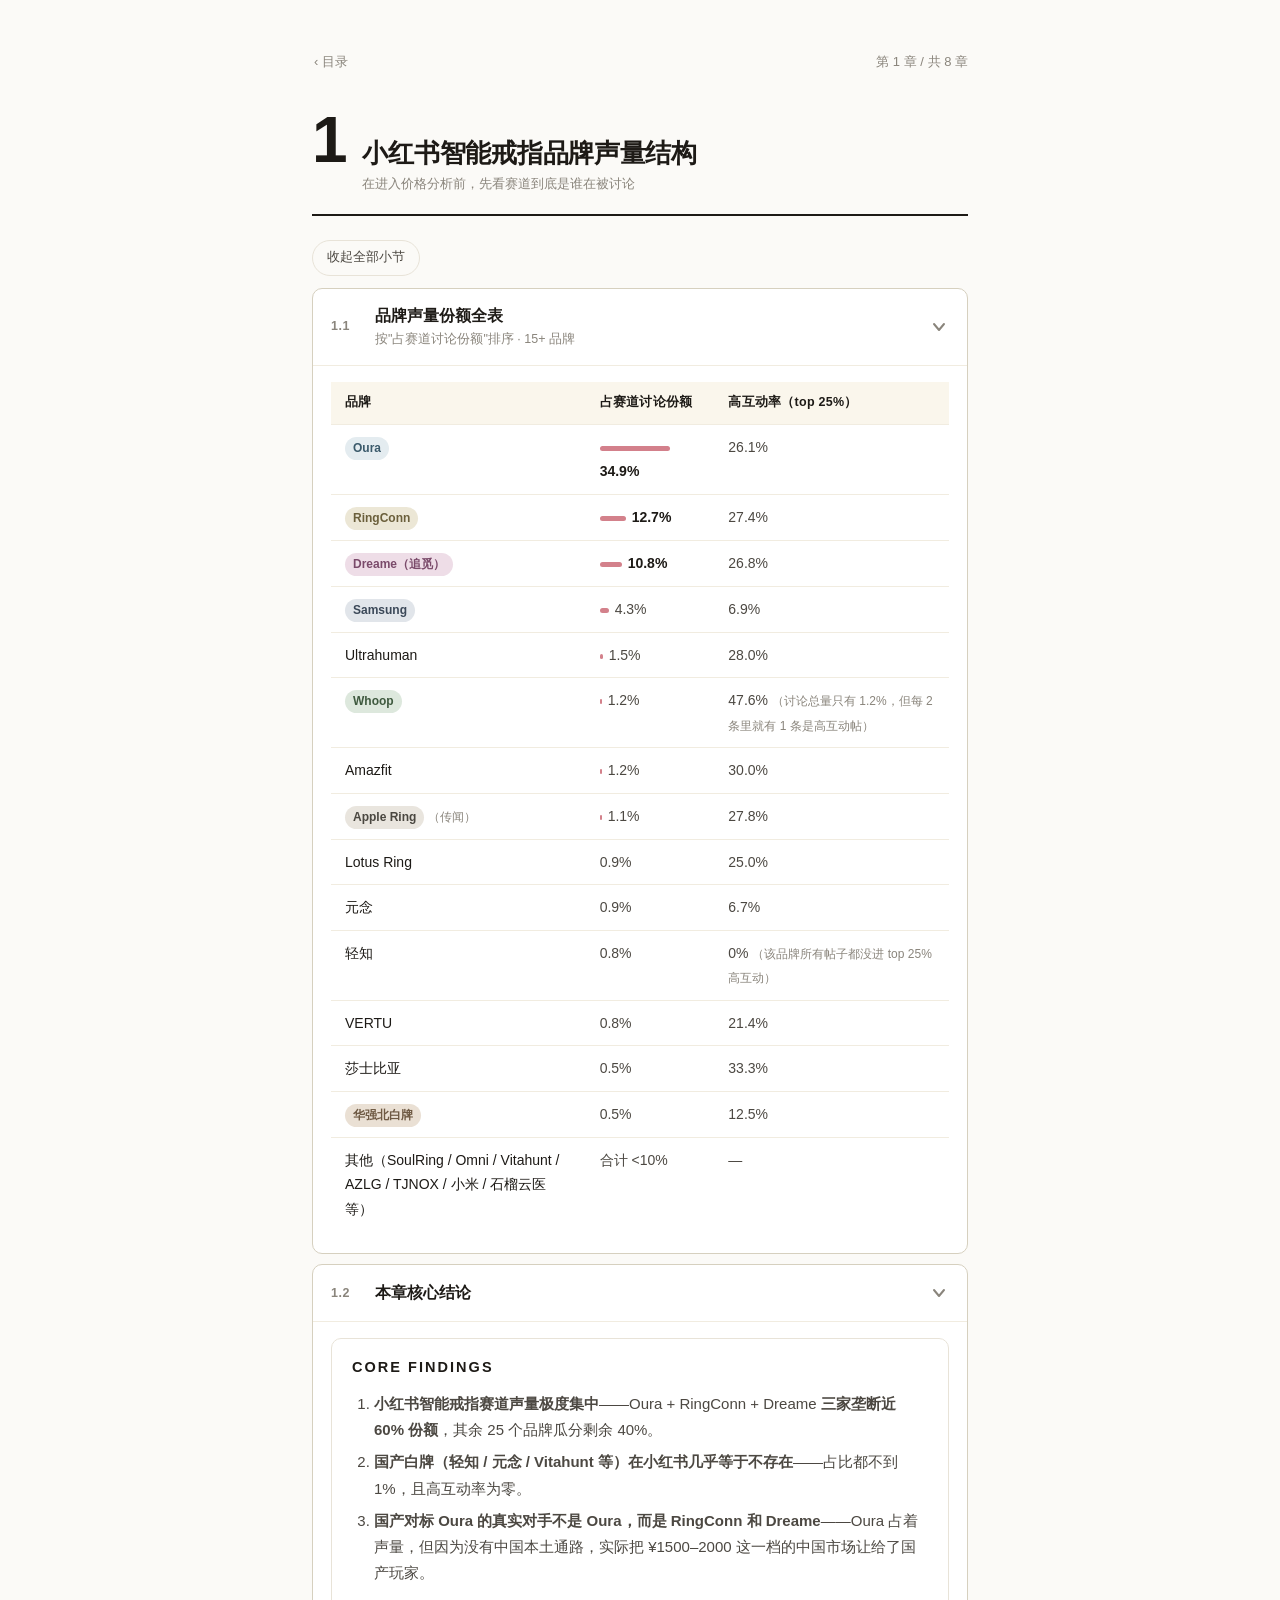
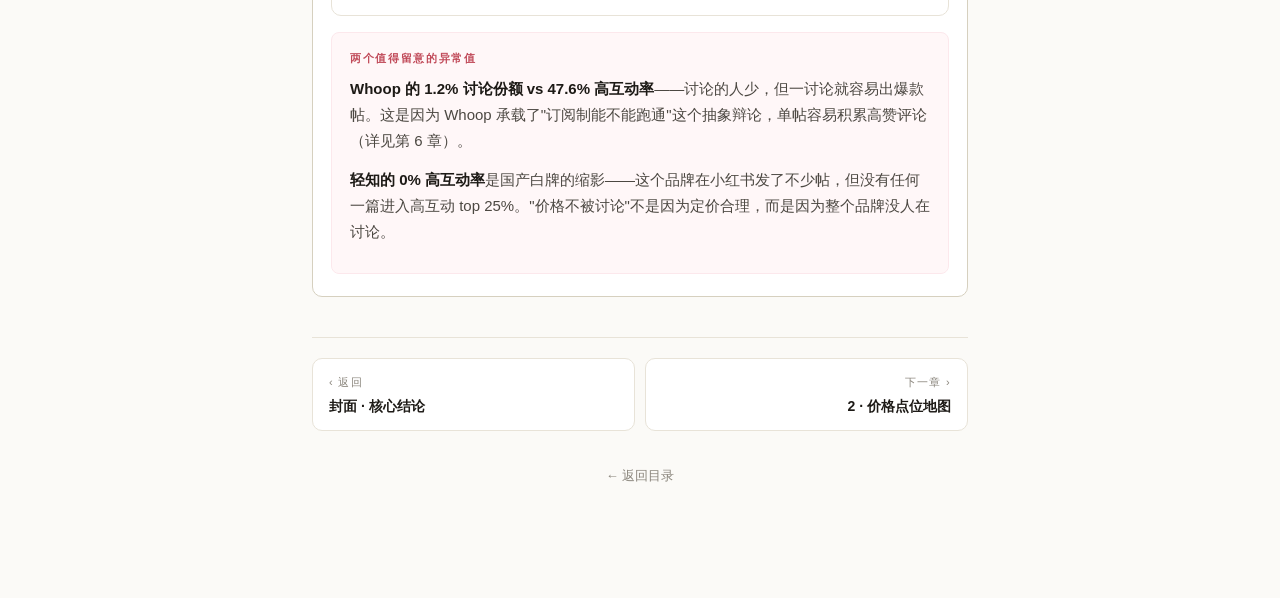
<file: docs/ch-1.html>
<!DOCTYPE html>
<html lang="zh-CN">
<head>
<meta charset="UTF-8">
<meta name="viewport" content="width=device-width, initial-scale=1.0, viewport-fit=cover">
<title>1 · 品牌声量结构 — 小红书智能戒指定价参考报告</title>
<link rel="stylesheet" href="styles.css">
</head>
<body>
<div class="page">

  <nav class="topnav">
    <a href="index.html">‹ 目录</a>
    <span class="progress">第 1 章 / 共 8 章</span>
  </nav>

  <header class="ch-head">
    <div class="num">1</div>
    <div class="title">
      <h1>小红书智能戒指品牌声量结构</h1>
      <div class="kicker">在进入价格分析前，先看赛道到底是谁在被讨论</div>
    </div>
  </header>

  <button class="expand-all" id="expandAll">展开全部小节</button>

  <details class="sub" open>
    <summary>
      <div class="sub-num">1.1</div>
      <div class="sub-title">
        品牌声量份额全表
        <span class="hint">按"占赛道讨论份额"排序 · 15+ 品牌</span>
      </div>
      <svg class="chev" viewBox="0 0 20 20" fill="none"><path d="M7 5l6 5-6 5" stroke="currentColor" stroke-width="2" stroke-linecap="round" stroke-linejoin="round"/></svg>
    </summary>
    <div class="sub-body">
      <div class="table-wrap">
        <table class="data">
          <thead>
            <tr><th>品牌</th><th>占赛道讨论份额</th><th>高互动率（top 25%）</th></tr>
          </thead>
          <tbody>
            <tr><td><span class="brand oura">Oura</span></td><td class="num"><span class="pct-bar" style="width:70px;"></span><strong>34.9%</strong></td><td class="num">26.1%</td></tr>
            <tr><td><span class="brand ringconn">RingConn</span></td><td class="num"><span class="pct-bar" style="width:26px;"></span><strong>12.7%</strong></td><td class="num">27.4%</td></tr>
            <tr><td><span class="brand dreame">Dreame（追觅）</span></td><td class="num"><span class="pct-bar" style="width:22px;"></span><strong>10.8%</strong></td><td class="num">26.8%</td></tr>
            <tr><td><span class="brand samsung">Samsung</span></td><td class="num"><span class="pct-bar" style="width:9px;"></span>4.3%</td><td class="num">6.9%</td></tr>
            <tr><td>Ultrahuman</td><td class="num"><span class="pct-bar" style="width:3px;"></span>1.5%</td><td class="num">28.0%</td></tr>
            <tr><td><span class="brand whoop">Whoop</span></td><td class="num"><span class="pct-bar" style="width:2px;"></span>1.2%</td><td class="num">47.6% <small>（讨论总量只有 1.2%，但每 2 条里就有 1 条是高互动帖）</small></td></tr>
            <tr><td>Amazfit</td><td class="num"><span class="pct-bar" style="width:2px;"></span>1.2%</td><td class="num">30.0%</td></tr>
            <tr><td><span class="brand apple">Apple Ring</span> <small>（传闻）</small></td><td class="num"><span class="pct-bar" style="width:2px;"></span>1.1%</td><td class="num">27.8%</td></tr>
            <tr><td>Lotus Ring</td><td class="num">0.9%</td><td class="num">25.0%</td></tr>
            <tr><td>元念</td><td class="num">0.9%</td><td class="num">6.7%</td></tr>
            <tr><td>轻知</td><td class="num">0.8%</td><td class="num">0% <small>（该品牌所有帖子都没进 top 25% 高互动）</small></td></tr>
            <tr><td>VERTU</td><td class="num">0.8%</td><td class="num">21.4%</td></tr>
            <tr><td>莎士比亚</td><td class="num">0.5%</td><td class="num">33.3%</td></tr>
            <tr><td><span class="brand hqb">华强北白牌</span></td><td class="num">0.5%</td><td class="num">12.5%</td></tr>
            <tr><td>其他（SoulRing / Omni / Vitahunt / AZLG / TJNOX / 小米 / 石榴云医 等）</td><td class="num">合计 &lt;10%</td><td class="num">—</td></tr>
          </tbody>
        </table>
      </div>
    </div>
  </details>

  <details class="sub" open>
    <summary>
      <div class="sub-num">1.2</div>
      <div class="sub-title">
        本章核心结论
      </div>
      <svg class="chev" viewBox="0 0 20 20" fill="none"><path d="M7 5l6 5-6 5" stroke="currentColor" stroke-width="2" stroke-linecap="round" stroke-linejoin="round"/></svg>
    </summary>
    <div class="sub-body">
      <div class="findings">
        <h4>CORE FINDINGS</h4>
        <ol>
          <li><strong>小红书智能戒指赛道声量极度集中</strong>——Oura + RingConn + Dreame <strong>三家垄断近 60% 份额</strong>，其余 25 个品牌瓜分剩余 40%。</li>
          <li><strong>国产白牌（轻知 / 元念 / Vitahunt 等）在小红书几乎等于不存在</strong>——占比都不到 1%，且高互动率为零。</li>
          <li><strong>国产对标 Oura 的真实对手不是 Oura，而是 RingConn 和 Dreame</strong>——Oura 占着声量，但因为没有中国本土通路，实际把 ¥1500–2000 这一档的中国市场让给了国产玩家。</li>
        </ol>
      </div>

      <div class="insight">
        <div class="label">两个值得留意的异常值</div>
        <p><strong>Whoop 的 1.2% 讨论份额 vs 47.6% 高互动率</strong>——讨论的人少，但一讨论就容易出爆款帖。这是因为 Whoop 承载了"订阅制能不能跑通"这个抽象辩论，单帖容易积累高赞评论（详见第 6 章）。</p>
        <p><strong>轻知的 0% 高互动率</strong>是国产白牌的缩影——这个品牌在小红书发了不少帖，但没有任何一篇进入高互动 top 25%。"价格不被讨论"不是因为定价合理，而是因为整个品牌没人在讨论。</p>
      </div>
    </div>
  </details>

  <nav class="pager">
    <a class="prev" href="index.html">
      <span class="dir">‹ 返回</span>
      <span class="label">封面 · 核心结论</span>
    </a>
    <a class="next" href="ch-2.html">
      <span class="dir">下一章 ›</span>
      <span class="label">2 · 价格点位地图</span>
    </a>
  </nav>

  <div class="back-to-index"><a href="index.html">← 返回目录</a></div>

</div>

<script>
  const btn = document.getElementById('expandAll');
  const allDetails = document.querySelectorAll('details.sub');
  function sync() {
    const allOpen = [...allDetails].every(d => d.open);
    btn.textContent = allOpen ? '收起全部小节' : '展开全部小节';
  }
  btn.addEventListener('click', () => {
    const allOpen = [...allDetails].every(d => d.open);
    allDetails.forEach(d => d.open = !allOpen);
    sync();
  });
  allDetails.forEach(d => d.addEventListener('toggle', sync));
  sync();
</script>
</body>
</html>
</file>
<file: styles.css>
:root {
  --bg: #fbfaf7;
  --card: #ffffff;
  --ink: #1d1a16;
  --ink-soft: #4c4842;
  --ink-mute: #8a857c;
  --line: #e8e3d8;
  --line-soft: #f1ece0;
  --accent: #c14b5a;
  --accent-soft: #fce8ec;
  --accent-bg: #fff7f8;
  --muted-bg: #f5f0e3;
}
* { box-sizing: border-box; -webkit-tap-highlight-color: transparent; }
html { scroll-behavior: smooth; }
body {
  margin: 0;
  font-family: -apple-system, BlinkMacSystemFont, "PingFang SC", "Helvetica Neue", "Segoe UI", Arial, sans-serif;
  background: var(--bg);
  color: var(--ink);
  line-height: 1.75;
  font-size: 16px;
  -webkit-font-smoothing: antialiased;
  text-size-adjust: 100%;
  -webkit-text-size-adjust: 100%;
}
a { color: var(--accent); text-decoration: none; }

.page {
  max-width: 720px;
  margin: 0 auto;
  padding: 20px 20px 80px;
}

/* =========== Masthead (index) =========== */
.masthead { padding: 8px 0 32px; border-bottom: 1px solid var(--line); margin-bottom: 32px; }
.masthead .eyebrow {
  font-size: 12px;
  letter-spacing: 0.18em;
  color: var(--ink-mute);
  text-transform: uppercase;
  margin-bottom: 14px;
}
.masthead h1 {
  font-size: 26px;
  line-height: 1.4;
  margin: 0 0 16px;
  font-weight: 700;
  letter-spacing: -0.01em;
}
.masthead .subtitle {
  font-size: 15px;
  color: var(--ink-soft);
  margin: 0;
}
.masthead .meta {
  display: flex;
  gap: 20px;
  margin-top: 18px;
  font-size: 12px;
  color: var(--ink-mute);
  flex-wrap: wrap;
}

.conclusions { margin-bottom: 40px; }
.conclusions-label, .chapters-label {
  font-size: 12px;
  letter-spacing: 0.18em;
  text-transform: uppercase;
  color: var(--ink-mute);
  margin-bottom: 16px;
}
.chapters-label { margin: 40px 0 16px; }

.conclusion-card {
  background: var(--card);
  border: 1px solid var(--line);
  border-left: 3px solid var(--accent);
  border-radius: 8px;
  padding: 18px 20px;
  margin-bottom: 12px;
}
.conclusion-card .tag {
  font-size: 11px;
  letter-spacing: 0.12em;
  text-transform: uppercase;
  color: var(--accent);
  font-weight: 600;
  margin-bottom: 8px;
}
.conclusion-card .headline {
  font-size: 15.5px;
  font-weight: 700;
  margin-bottom: 8px;
  line-height: 1.55;
}
.conclusion-card .body {
  font-size: 14.5px;
  color: var(--ink-soft);
  line-height: 1.7;
}

.chapter-link {
  display: flex;
  gap: 16px;
  align-items: flex-start;
  background: var(--card);
  border: 1px solid var(--line);
  border-radius: 10px;
  padding: 18px 20px;
  margin-bottom: 10px;
  color: var(--ink);
  transition: border-color 0.15s, transform 0.1s;
  min-height: 64px;
}
.chapter-link:active { transform: scale(0.99); }
.chapter-link:hover { border-color: var(--accent); }
.chapter-link .num {
  font-size: 28px;
  font-weight: 700;
  color: var(--ink-mute);
  line-height: 1;
  font-variant-numeric: tabular-nums;
  min-width: 32px;
  margin-top: -2px;
}
.chapter-link .copy h3 {
  margin: 0 0 4px;
  font-size: 16px;
  font-weight: 700;
  line-height: 1.4;
}
.chapter-link .copy p {
  margin: 0;
  font-size: 13.5px;
  color: var(--ink-mute);
  line-height: 1.55;
}
.chapter-link .arrow {
  margin-left: auto;
  color: var(--ink-mute);
  font-size: 18px;
  align-self: center;
  flex-shrink: 0;
}
.chapter-link.disabled {
  opacity: 0.55;
  pointer-events: none;
}

footer.site {
  margin-top: 48px;
  padding-top: 24px;
  border-top: 1px solid var(--line);
  font-size: 12px;
  color: var(--ink-mute);
}

/* =========== Chapter page =========== */
.topnav {
  display: flex;
  align-items: center;
  justify-content: space-between;
  padding: 8px 0 24px;
  font-size: 13px;
}
.topnav a {
  color: var(--ink-mute);
  display: inline-flex;
  align-items: center;
  gap: 6px;
  padding: 8px 2px;
  min-height: 44px;
}
.topnav a:active { color: var(--accent); }
.topnav .progress { color: var(--ink-mute); }

.ch-head {
  display: flex;
  align-items: baseline;
  gap: 16px;
  padding-bottom: 20px;
  border-bottom: 2px solid var(--ink);
  margin-bottom: 24px;
}
.ch-head .num {
  font-size: 56px;
  font-weight: 700;
  line-height: 1;
  letter-spacing: -0.02em;
}
.ch-head .title h1 {
  margin: 0 0 4px;
  font-size: 22px;
  font-weight: 700;
  line-height: 1.35;
  letter-spacing: -0.01em;
}
.ch-head .title .kicker {
  font-size: 12.5px;
  color: var(--ink-mute);
  line-height: 1.5;
}

.ch-intro {
  font-size: 15.5px;
  color: var(--ink-soft);
  margin: 0 0 16px;
}

.note {
  background: var(--muted-bg);
  border-radius: 8px;
  padding: 12px 16px;
  margin: 16px 0 24px;
  font-size: 14px;
  color: var(--ink-soft);
  line-height: 1.7;
}
.note strong { color: var(--ink); }

.expand-all {
  background: none;
  border: 1px solid var(--line);
  border-radius: 999px;
  padding: 7px 14px;
  font-size: 12.5px;
  color: var(--ink-soft);
  cursor: pointer;
  margin-bottom: 12px;
  font-family: inherit;
  min-height: 36px;
}
.expand-all:active { background: var(--muted-bg); }

/* Details / collapsible */
details.sub {
  background: var(--card);
  border: 1px solid var(--line);
  border-radius: 10px;
  margin-bottom: 10px;
  overflow: hidden;
}
details.sub[open] { border-color: #d6d0bf; }
details.sub > summary {
  list-style: none;
  padding: 16px 18px;
  cursor: pointer;
  display: flex;
  align-items: center;
  gap: 12px;
  min-height: 56px;
  user-select: none;
}
details.sub > summary::-webkit-details-marker { display: none; }
details.sub > summary::marker { content: ""; }
details.sub > summary .sub-num {
  font-size: 12.5px;
  color: var(--ink-mute);
  font-variant-numeric: tabular-nums;
  font-weight: 600;
  letter-spacing: 0.04em;
  flex-shrink: 0;
  min-width: 32px;
}
details.sub > summary .sub-title {
  font-size: 15.5px;
  font-weight: 700;
  line-height: 1.45;
  flex: 1;
}
details.sub > summary .sub-title .hint {
  display: block;
  font-size: 12.5px;
  font-weight: 400;
  color: var(--ink-mute);
  margin-top: 3px;
  line-height: 1.5;
}
details.sub > summary .chev {
  flex-shrink: 0;
  width: 20px;
  height: 20px;
  color: var(--ink-mute);
  transition: transform 0.2s ease;
  margin-left: 4px;
}
details.sub[open] > summary .chev { transform: rotate(90deg); }
details.sub > .sub-body {
  padding: 4px 18px 22px;
  border-top: 1px solid var(--line-soft);
  padding-top: 16px;
}
details.sub > .sub-body > *:first-child { margin-top: 0; }
details.sub > .sub-body > *:last-child { margin-bottom: 0; }
details.sub > .sub-body p {
  margin: 0 0 12px;
  font-size: 15px;
  color: var(--ink-soft);
  line-height: 1.75;
}
details.sub > .sub-body p strong { color: var(--ink); }
details.sub > .sub-body ul, details.sub > .sub-body ol {
  padding-left: 22px;
  margin: 0 0 12px;
  font-size: 15px;
  color: var(--ink-soft);
}
details.sub > .sub-body ul li, details.sub > .sub-body ol li { margin-bottom: 6px; }
details.sub > .sub-body h4 {
  margin: 20px 0 10px;
  font-size: 14.5px;
  font-weight: 700;
  color: var(--ink);
}
details.sub > .sub-body h4:first-child { margin-top: 0; }

/* Nested subtopic (e.g., 3.0.1 within 3.0) */
.subtopic {
  margin: 18px 0;
  padding: 14px 0 2px;
  border-top: 1px solid var(--line-soft);
}
.subtopic:first-child { padding-top: 0; border-top: none; }
.subtopic > h5 {
  margin: 0 0 10px;
  font-size: 14px;
  font-weight: 700;
  color: var(--ink);
}
.subtopic > h5 .num {
  display: inline-block;
  font-size: 11.5px;
  color: var(--ink-mute);
  font-weight: 600;
  margin-right: 6px;
  font-variant-numeric: tabular-nums;
}

/* Tables */
.table-wrap {
  margin: 14px -18px;
  overflow-x: auto;
  -webkit-overflow-scrolling: touch;
}
table.data {
  width: 100%;
  min-width: 480px;
  border-collapse: collapse;
  font-size: 14px;
}
table.data th, table.data td {
  padding: 10px 14px;
  text-align: left;
  border-bottom: 1px solid var(--line-soft);
  vertical-align: top;
}
table.data th {
  background: #faf6ec;
  font-weight: 600;
  color: var(--ink);
  font-size: 12.5px;
  letter-spacing: 0.02em;
  white-space: nowrap;
}
table.data tbody tr:last-child td { border-bottom: none; }
table.data td.num { font-variant-numeric: tabular-nums; color: var(--ink-soft); }
table.data td strong { color: var(--ink); }
table.data small { color: var(--ink-mute); font-size: 12px; }
table.data .pct-bar {
  display: inline-block;
  height: 5px;
  background: var(--accent);
  border-radius: 3px;
  vertical-align: middle;
  margin-right: 6px;
  opacity: 0.7;
}

/* Quote — subtle by default */
.quote {
  margin: 12px 0;
  padding: 2px 14px;
  border-left: 2px solid var(--line);
  font-size: 14px;
  color: var(--ink-soft);
  line-height: 1.7;
}
.quote .text {
  margin: 0 0 6px;
}
.quote .cite {
  font-size: 12px;
  color: var(--ink-mute);
  line-height: 1.5;
}
.quote .cite a { color: var(--ink-mute); border-bottom: 1px dotted var(--ink-mute); }
.quote .cite a:active { color: var(--accent); border-bottom-color: var(--accent); }
.quote .cite .meta-sep { margin: 0 6px; opacity: 0.5; }
.quote .cite .likes { font-variant-numeric: tabular-nums; }
.quote.pin {
  border-left-color: var(--accent);
  padding-top: 4px;
  padding-bottom: 4px;
}
.quote.pin .pin-tag {
  display: inline-block;
  font-size: 10.5px;
  letter-spacing: 0.1em;
  padding: 1px 6px;
  border-radius: 4px;
  background: var(--accent-soft);
  color: var(--accent);
  font-weight: 600;
  margin-bottom: 6px;
  text-transform: uppercase;
}
.quote .persona {
  font-size: 11.5px;
  color: var(--ink-mute);
}

/* Insight */
.insight {
  background: var(--accent-bg);
  border: 1px solid var(--accent-soft);
  border-radius: 8px;
  padding: 16px 18px;
  margin: 16px 0;
}
.insight .label {
  font-size: 11px;
  letter-spacing: 0.15em;
  text-transform: uppercase;
  color: var(--accent);
  font-weight: 700;
  margin-bottom: 8px;
}
.insight h4 {
  font-size: 15px;
  margin: 0 0 8px;
  font-weight: 700;
}
.insight p, .insight ul, .insight ol {
  margin: 0;
  font-size: 14px;
  color: var(--ink-soft);
  line-height: 1.7;
}
.insight ul, .insight ol { padding-left: 18px; }
.insight li { margin-bottom: 4px; }
.insight li:last-child { margin-bottom: 0; }
.insight p + p { margin-top: 8px; }

/* Key findings bordered list */
.findings {
  background: var(--card);
  border: 1px solid var(--line);
  border-radius: 10px;
  padding: 16px 20px;
  margin: 16px 0;
}
.findings h4 {
  font-size: 11.5px;
  letter-spacing: 0.14em;
  text-transform: uppercase;
  color: var(--ink-mute);
  margin: 0 0 10px;
  font-weight: 600;
}
.findings ol, .findings ul {
  margin: 0;
  padding-left: 20px;
  font-size: 14.5px;
}
.findings li { margin-bottom: 8px; }
.findings li:last-child { margin-bottom: 0; }

/* Brand chip */
.brand {
  display: inline-block;
  padding: 1px 8px;
  border-radius: 999px;
  font-size: 12px;
  font-weight: 600;
  background: var(--muted-bg);
  color: var(--ink-soft);
  white-space: nowrap;
}
.brand.oura { background: #e4ecf0; color: #3b5a6b; }
.brand.ringconn { background: #ece7d6; color: #6b5f3b; }
.brand.dreame { background: #eedde7; color: #7a4a6a; }
.brand.whoop { background: #dde8dd; color: #3f5a3f; }
.brand.apple { background: #e9e5de; color: #4a4740; }
.brand.samsung { background: #e1e5ea; color: #3b4858; }
.brand.hqb { background: #eae0d4; color: #6e5943; }

/* Price ladder */
.price-ladder { margin: 16px 0; }
.ladder-row {
  display: grid;
  grid-template-columns: 100px 1fr;
  gap: 12px;
  align-items: center;
  padding: 10px 0;
  border-bottom: 1px dashed var(--line-soft);
  font-size: 13.5px;
}
.ladder-row:last-child { border-bottom: none; }
.ladder-row .range {
  font-variant-numeric: tabular-nums;
  font-weight: 700;
  font-size: 13.5px;
  color: var(--ink);
}
.ladder-row .bar-wrap {
  position: relative;
  height: 8px;
  background: var(--line-soft);
  border-radius: 4px;
  overflow: hidden;
  margin-bottom: 4px;
}
.ladder-row .bar {
  position: absolute;
  top: 0;
  height: 100%;
  border-radius: 4px;
}
.ladder-row .tag {
  font-size: 12.5px;
  color: var(--ink-soft);
  line-height: 1.5;
}

/* Hack ranking bars (chapter 4) */
.hack-bar-list { margin: 14px 0; }
.hack-bar {
  display: grid;
  grid-template-columns: 1fr;
  gap: 4px;
  padding: 10px 0;
  border-bottom: 1px dashed var(--line-soft);
  font-size: 13.5px;
}
.hack-bar:last-child { border-bottom: none; }
.hack-bar .row1 {
  display: flex;
  justify-content: space-between;
  align-items: baseline;
  gap: 8px;
}
.hack-bar .name { font-weight: 700; color: var(--ink); }
.hack-bar .pct { font-variant-numeric: tabular-nums; font-weight: 600; color: var(--accent); font-size: 13px; }
.hack-bar .bar-wrap { height: 10px; background: var(--line-soft); border-radius: 5px; overflow: hidden; }
.hack-bar .bar { height: 100%; background: var(--accent); border-radius: 5px; }
.hack-bar .brand-line { font-size: 12px; color: var(--ink-mute); }

/* Pager */
.pager {
  display: grid;
  grid-template-columns: 1fr 1fr;
  gap: 10px;
  margin-top: 40px;
  padding-top: 20px;
  border-top: 1px solid var(--line);
}
.pager a {
  background: var(--card);
  border: 1px solid var(--line);
  border-radius: 10px;
  padding: 14px 16px;
  min-height: 60px;
  display: flex;
  flex-direction: column;
  justify-content: center;
  color: var(--ink);
}
.pager a .dir {
  font-size: 11px;
  color: var(--ink-mute);
  letter-spacing: 0.12em;
  text-transform: uppercase;
  margin-bottom: 4px;
}
.pager a .label { font-size: 14px; font-weight: 600; line-height: 1.4; }
.pager a.disabled { opacity: 0.4; pointer-events: none; }
.pager a.next { text-align: right; }

.back-to-index {
  text-align: center;
  margin-top: 24px;
}
.back-to-index a {
  color: var(--ink-mute);
  font-size: 13px;
  padding: 10px;
  display: inline-block;
}

/* Responsive */
@media (min-width: 640px) {
  .page { padding: 32px 32px 100px; }
  .masthead h1 { font-size: 32px; }
  .masthead .subtitle { font-size: 16px; }
  .ch-head .num { font-size: 64px; }
  .ch-head .title h1 { font-size: 26px; }
  .table-wrap { margin: 14px 0; }
}
</file>
<file: docs/styles.css>
:root {
  --bg: #fbfaf7;
  --card: #ffffff;
  --ink: #1d1a16;
  --ink-soft: #4c4842;
  --ink-mute: #8a857c;
  --line: #e8e3d8;
  --line-soft: #f1ece0;
  --accent: #c14b5a;
  --accent-soft: #fce8ec;
  --accent-bg: #fff7f8;
  --muted-bg: #f5f0e3;
}
* { box-sizing: border-box; -webkit-tap-highlight-color: transparent; }
html { scroll-behavior: smooth; }
body {
  margin: 0;
  font-family: -apple-system, BlinkMacSystemFont, "PingFang SC", "Helvetica Neue", "Segoe UI", Arial, sans-serif;
  background: var(--bg);
  color: var(--ink);
  line-height: 1.75;
  font-size: 16px;
  -webkit-font-smoothing: antialiased;
  text-size-adjust: 100%;
  -webkit-text-size-adjust: 100%;
}
a { color: var(--accent); text-decoration: none; }

.page {
  max-width: 720px;
  margin: 0 auto;
  padding: 20px 20px 80px;
}

/* =========== Masthead (index) =========== */
.masthead { padding: 8px 0 32px; border-bottom: 1px solid var(--line); margin-bottom: 32px; }
.masthead .eyebrow {
  font-size: 12px;
  letter-spacing: 0.18em;
  color: var(--ink-mute);
  text-transform: uppercase;
  margin-bottom: 14px;
}
.masthead h1 {
  font-size: 26px;
  line-height: 1.4;
  margin: 0 0 16px;
  font-weight: 700;
  letter-spacing: -0.01em;
}
.masthead .subtitle {
  font-size: 15px;
  color: var(--ink-soft);
  margin: 0;
}
.masthead .meta {
  display: flex;
  gap: 20px;
  margin-top: 18px;
  font-size: 12px;
  color: var(--ink-mute);
  flex-wrap: wrap;
}

.conclusions { margin-bottom: 40px; }
.conclusions-label, .chapters-label {
  font-size: 12px;
  letter-spacing: 0.18em;
  text-transform: uppercase;
  color: var(--ink-mute);
  margin-bottom: 16px;
}
.chapters-label { margin: 40px 0 16px; }

.conclusion-card {
  background: var(--card);
  border: 1px solid var(--line);
  border-left: 3px solid var(--accent);
  border-radius: 8px;
  padding: 18px 20px;
  margin-bottom: 12px;
}
.conclusion-card .tag {
  font-size: 11px;
  letter-spacing: 0.12em;
  text-transform: uppercase;
  color: var(--accent);
  font-weight: 600;
  margin-bottom: 8px;
}
.conclusion-card .headline {
  font-size: 15.5px;
  font-weight: 700;
  margin-bottom: 8px;
  line-height: 1.55;
}
.conclusion-card .body {
  font-size: 14.5px;
  color: var(--ink-soft);
  line-height: 1.7;
}

.chapter-link {
  display: flex;
  gap: 16px;
  align-items: flex-start;
  background: var(--card);
  border: 1px solid var(--line);
  border-radius: 10px;
  padding: 18px 20px;
  margin-bottom: 10px;
  color: var(--ink);
  transition: border-color 0.15s, transform 0.1s;
  min-height: 64px;
}
.chapter-link:active { transform: scale(0.99); }
.chapter-link:hover { border-color: var(--accent); }
.chapter-link .num {
  font-size: 28px;
  font-weight: 700;
  color: var(--ink-mute);
  line-height: 1;
  font-variant-numeric: tabular-nums;
  min-width: 32px;
  margin-top: -2px;
}
.chapter-link .copy h3 {
  margin: 0 0 4px;
  font-size: 16px;
  font-weight: 700;
  line-height: 1.4;
}
.chapter-link .copy p {
  margin: 0;
  font-size: 13.5px;
  color: var(--ink-mute);
  line-height: 1.55;
}
.chapter-link .arrow {
  margin-left: auto;
  color: var(--ink-mute);
  font-size: 18px;
  align-self: center;
  flex-shrink: 0;
}
.chapter-link.disabled {
  opacity: 0.55;
  pointer-events: none;
}

footer.site {
  margin-top: 48px;
  padding-top: 24px;
  border-top: 1px solid var(--line);
  font-size: 12px;
  color: var(--ink-mute);
}

/* =========== Chapter page =========== */
.topnav {
  display: flex;
  align-items: center;
  justify-content: space-between;
  padding: 8px 0 24px;
  font-size: 13px;
}
.topnav a {
  color: var(--ink-mute);
  display: inline-flex;
  align-items: center;
  gap: 6px;
  padding: 8px 2px;
  min-height: 44px;
}
.topnav a:active { color: var(--accent); }
.topnav .progress { color: var(--ink-mute); }

.ch-head {
  display: flex;
  align-items: baseline;
  gap: 16px;
  padding-bottom: 20px;
  border-bottom: 2px solid var(--ink);
  margin-bottom: 24px;
}
.ch-head .num {
  font-size: 56px;
  font-weight: 700;
  line-height: 1;
  letter-spacing: -0.02em;
}
.ch-head .title h1 {
  margin: 0 0 4px;
  font-size: 22px;
  font-weight: 700;
  line-height: 1.35;
  letter-spacing: -0.01em;
}
.ch-head .title .kicker {
  font-size: 12.5px;
  color: var(--ink-mute);
  line-height: 1.5;
}

.ch-intro {
  font-size: 15.5px;
  color: var(--ink-soft);
  margin: 0 0 16px;
}

.note {
  background: var(--muted-bg);
  border-radius: 8px;
  padding: 12px 16px;
  margin: 16px 0 24px;
  font-size: 14px;
  color: var(--ink-soft);
  line-height: 1.7;
}
.note strong { color: var(--ink); }

.expand-all {
  background: none;
  border: 1px solid var(--line);
  border-radius: 999px;
  padding: 7px 14px;
  font-size: 12.5px;
  color: var(--ink-soft);
  cursor: pointer;
  margin-bottom: 12px;
  font-family: inherit;
  min-height: 36px;
}
.expand-all:active { background: var(--muted-bg); }

/* Details / collapsible */
details.sub {
  background: var(--card);
  border: 1px solid var(--line);
  border-radius: 10px;
  margin-bottom: 10px;
  overflow: hidden;
}
details.sub[open] { border-color: #d6d0bf; }
details.sub > summary {
  list-style: none;
  padding: 16px 18px;
  cursor: pointer;
  display: flex;
  align-items: center;
  gap: 12px;
  min-height: 56px;
  user-select: none;
}
details.sub > summary::-webkit-details-marker { display: none; }
details.sub > summary::marker { content: ""; }
details.sub > summary .sub-num {
  font-size: 12.5px;
  color: var(--ink-mute);
  font-variant-numeric: tabular-nums;
  font-weight: 600;
  letter-spacing: 0.04em;
  flex-shrink: 0;
  min-width: 32px;
}
details.sub > summary .sub-title {
  font-size: 15.5px;
  font-weight: 700;
  line-height: 1.45;
  flex: 1;
}
details.sub > summary .sub-title .hint {
  display: block;
  font-size: 12.5px;
  font-weight: 400;
  color: var(--ink-mute);
  margin-top: 3px;
  line-height: 1.5;
}
details.sub > summary .chev {
  flex-shrink: 0;
  width: 20px;
  height: 20px;
  color: var(--ink-mute);
  transition: transform 0.2s ease;
  margin-left: 4px;
}
details.sub[open] > summary .chev { transform: rotate(90deg); }
details.sub > .sub-body {
  padding: 4px 18px 22px;
  border-top: 1px solid var(--line-soft);
  padding-top: 16px;
}
details.sub > .sub-body > *:first-child { margin-top: 0; }
details.sub > .sub-body > *:last-child { margin-bottom: 0; }
details.sub > .sub-body p {
  margin: 0 0 12px;
  font-size: 15px;
  color: var(--ink-soft);
  line-height: 1.75;
}
details.sub > .sub-body p strong { color: var(--ink); }
details.sub > .sub-body ul, details.sub > .sub-body ol {
  padding-left: 22px;
  margin: 0 0 12px;
  font-size: 15px;
  color: var(--ink-soft);
}
details.sub > .sub-body ul li, details.sub > .sub-body ol li { margin-bottom: 6px; }
details.sub > .sub-body h4 {
  margin: 20px 0 10px;
  font-size: 14.5px;
  font-weight: 700;
  color: var(--ink);
}
details.sub > .sub-body h4:first-child { margin-top: 0; }

/* Nested subtopic (e.g., 3.0.1 within 3.0) */
.subtopic {
  margin: 18px 0;
  padding: 14px 0 2px;
  border-top: 1px solid var(--line-soft);
}
.subtopic:first-child { padding-top: 0; border-top: none; }
.subtopic > h5 {
  margin: 0 0 10px;
  font-size: 14px;
  font-weight: 700;
  color: var(--ink);
}
.subtopic > h5 .num {
  display: inline-block;
  font-size: 11.5px;
  color: var(--ink-mute);
  font-weight: 600;
  margin-right: 6px;
  font-variant-numeric: tabular-nums;
}

/* Tables */
.table-wrap {
  margin: 14px -18px;
  overflow-x: auto;
  -webkit-overflow-scrolling: touch;
}
table.data {
  width: 100%;
  min-width: 480px;
  border-collapse: collapse;
  font-size: 14px;
}
table.data th, table.data td {
  padding: 10px 14px;
  text-align: left;
  border-bottom: 1px solid var(--line-soft);
  vertical-align: top;
}
table.data th {
  background: #faf6ec;
  font-weight: 600;
  color: var(--ink);
  font-size: 12.5px;
  letter-spacing: 0.02em;
  white-space: nowrap;
}
table.data tbody tr:last-child td { border-bottom: none; }
table.data td.num { font-variant-numeric: tabular-nums; color: var(--ink-soft); }
table.data td strong { color: var(--ink); }
table.data small { color: var(--ink-mute); font-size: 12px; }
table.data .pct-bar {
  display: inline-block;
  height: 5px;
  background: var(--accent);
  border-radius: 3px;
  vertical-align: middle;
  margin-right: 6px;
  opacity: 0.7;
}

/* Quote — subtle by default */
.quote {
  margin: 12px 0;
  padding: 2px 14px;
  border-left: 2px solid var(--line);
  font-size: 14px;
  color: var(--ink-soft);
  line-height: 1.7;
}
.quote .text {
  margin: 0 0 6px;
}
.quote .cite {
  font-size: 12px;
  color: var(--ink-mute);
  line-height: 1.5;
}
.quote .cite a { color: var(--ink-mute); border-bottom: 1px dotted var(--ink-mute); }
.quote .cite a:active { color: var(--accent); border-bottom-color: var(--accent); }
.quote .cite .meta-sep { margin: 0 6px; opacity: 0.5; }
.quote .cite .likes { font-variant-numeric: tabular-nums; }
.quote.pin {
  border-left-color: var(--accent);
  padding-top: 4px;
  padding-bottom: 4px;
}
.quote.pin .pin-tag {
  display: inline-block;
  font-size: 10.5px;
  letter-spacing: 0.1em;
  padding: 1px 6px;
  border-radius: 4px;
  background: var(--accent-soft);
  color: var(--accent);
  font-weight: 600;
  margin-bottom: 6px;
  text-transform: uppercase;
}
.quote .persona {
  font-size: 11.5px;
  color: var(--ink-mute);
}

/* Insight */
.insight {
  background: var(--accent-bg);
  border: 1px solid var(--accent-soft);
  border-radius: 8px;
  padding: 16px 18px;
  margin: 16px 0;
}
.insight .label {
  font-size: 11px;
  letter-spacing: 0.15em;
  text-transform: uppercase;
  color: var(--accent);
  font-weight: 700;
  margin-bottom: 8px;
}
.insight h4 {
  font-size: 15px;
  margin: 0 0 8px;
  font-weight: 700;
}
.insight p, .insight ul, .insight ol {
  margin: 0;
  font-size: 14px;
  color: var(--ink-soft);
  line-height: 1.7;
}
.insight ul, .insight ol { padding-left: 18px; }
.insight li { margin-bottom: 4px; }
.insight li:last-child { margin-bottom: 0; }
.insight p + p { margin-top: 8px; }

/* Key findings bordered list */
.findings {
  background: var(--card);
  border: 1px solid var(--line);
  border-radius: 10px;
  padding: 16px 20px;
  margin: 16px 0;
}
.findings h4 {
  font-size: 11.5px;
  letter-spacing: 0.14em;
  text-transform: uppercase;
  color: var(--ink-mute);
  margin: 0 0 10px;
  font-weight: 600;
}
.findings ol, .findings ul {
  margin: 0;
  padding-left: 20px;
  font-size: 14.5px;
}
.findings li { margin-bottom: 8px; }
.findings li:last-child { margin-bottom: 0; }

/* Brand chip */
.brand {
  display: inline-block;
  padding: 1px 8px;
  border-radius: 999px;
  font-size: 12px;
  font-weight: 600;
  background: var(--muted-bg);
  color: var(--ink-soft);
  white-space: nowrap;
}
.brand.oura { background: #e4ecf0; color: #3b5a6b; }
.brand.ringconn { background: #ece7d6; color: #6b5f3b; }
.brand.dreame { background: #eedde7; color: #7a4a6a; }
.brand.whoop { background: #dde8dd; color: #3f5a3f; }
.brand.apple { background: #e9e5de; color: #4a4740; }
.brand.samsung { background: #e1e5ea; color: #3b4858; }
.brand.hqb { background: #eae0d4; color: #6e5943; }

/* Price ladder */
.price-ladder { margin: 16px 0; }
.ladder-row {
  display: grid;
  grid-template-columns: 100px 1fr;
  gap: 12px;
  align-items: center;
  padding: 10px 0;
  border-bottom: 1px dashed var(--line-soft);
  font-size: 13.5px;
}
.ladder-row:last-child { border-bottom: none; }
.ladder-row .range {
  font-variant-numeric: tabular-nums;
  font-weight: 700;
  font-size: 13.5px;
  color: var(--ink);
}
.ladder-row .bar-wrap {
  position: relative;
  height: 8px;
  background: var(--line-soft);
  border-radius: 4px;
  overflow: hidden;
  margin-bottom: 4px;
}
.ladder-row .bar {
  position: absolute;
  top: 0;
  height: 100%;
  border-radius: 4px;
}
.ladder-row .tag {
  font-size: 12.5px;
  color: var(--ink-soft);
  line-height: 1.5;
}

/* Hack ranking bars (chapter 4) */
.hack-bar-list { margin: 14px 0; }
.hack-bar {
  display: grid;
  grid-template-columns: 1fr;
  gap: 4px;
  padding: 10px 0;
  border-bottom: 1px dashed var(--line-soft);
  font-size: 13.5px;
}
.hack-bar:last-child { border-bottom: none; }
.hack-bar .row1 {
  display: flex;
  justify-content: space-between;
  align-items: baseline;
  gap: 8px;
}
.hack-bar .name { font-weight: 700; color: var(--ink); }
.hack-bar .pct { font-variant-numeric: tabular-nums; font-weight: 600; color: var(--accent); font-size: 13px; }
.hack-bar .bar-wrap { height: 10px; background: var(--line-soft); border-radius: 5px; overflow: hidden; }
.hack-bar .bar { height: 100%; background: var(--accent); border-radius: 5px; }
.hack-bar .brand-line { font-size: 12px; color: var(--ink-mute); }

/* Pager */
.pager {
  display: grid;
  grid-template-columns: 1fr 1fr;
  gap: 10px;
  margin-top: 40px;
  padding-top: 20px;
  border-top: 1px solid var(--line);
}
.pager a {
  background: var(--card);
  border: 1px solid var(--line);
  border-radius: 10px;
  padding: 14px 16px;
  min-height: 60px;
  display: flex;
  flex-direction: column;
  justify-content: center;
  color: var(--ink);
}
.pager a .dir {
  font-size: 11px;
  color: var(--ink-mute);
  letter-spacing: 0.12em;
  text-transform: uppercase;
  margin-bottom: 4px;
}
.pager a .label { font-size: 14px; font-weight: 600; line-height: 1.4; }
.pager a.disabled { opacity: 0.4; pointer-events: none; }
.pager a.next { text-align: right; }

.back-to-index {
  text-align: center;
  margin-top: 24px;
}
.back-to-index a {
  color: var(--ink-mute);
  font-size: 13px;
  padding: 10px;
  display: inline-block;
}

/* Responsive */
@media (min-width: 640px) {
  .page { padding: 32px 32px 100px; }
  .masthead h1 { font-size: 32px; }
  .masthead .subtitle { font-size: 16px; }
  .ch-head .num { font-size: 64px; }
  .ch-head .title h1 { font-size: 26px; }
  .table-wrap { margin: 14px 0; }
}
</file>
